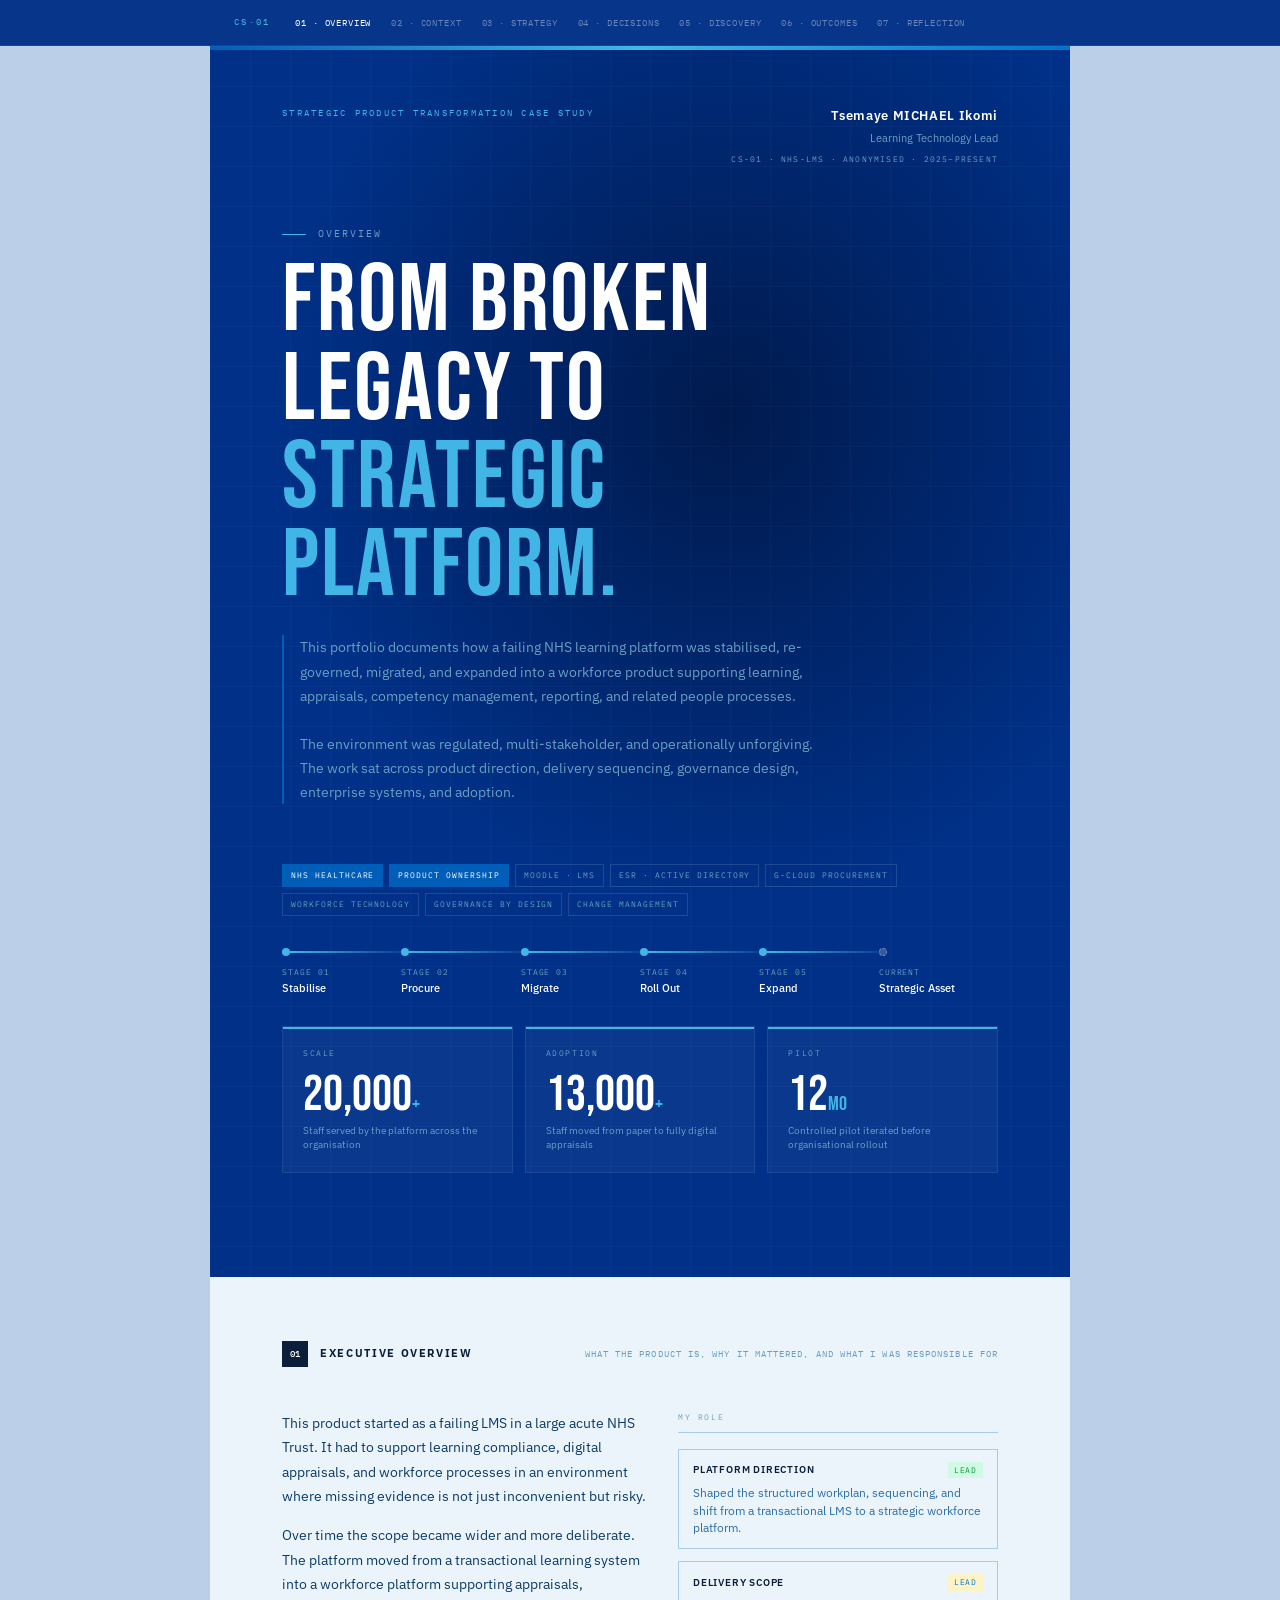
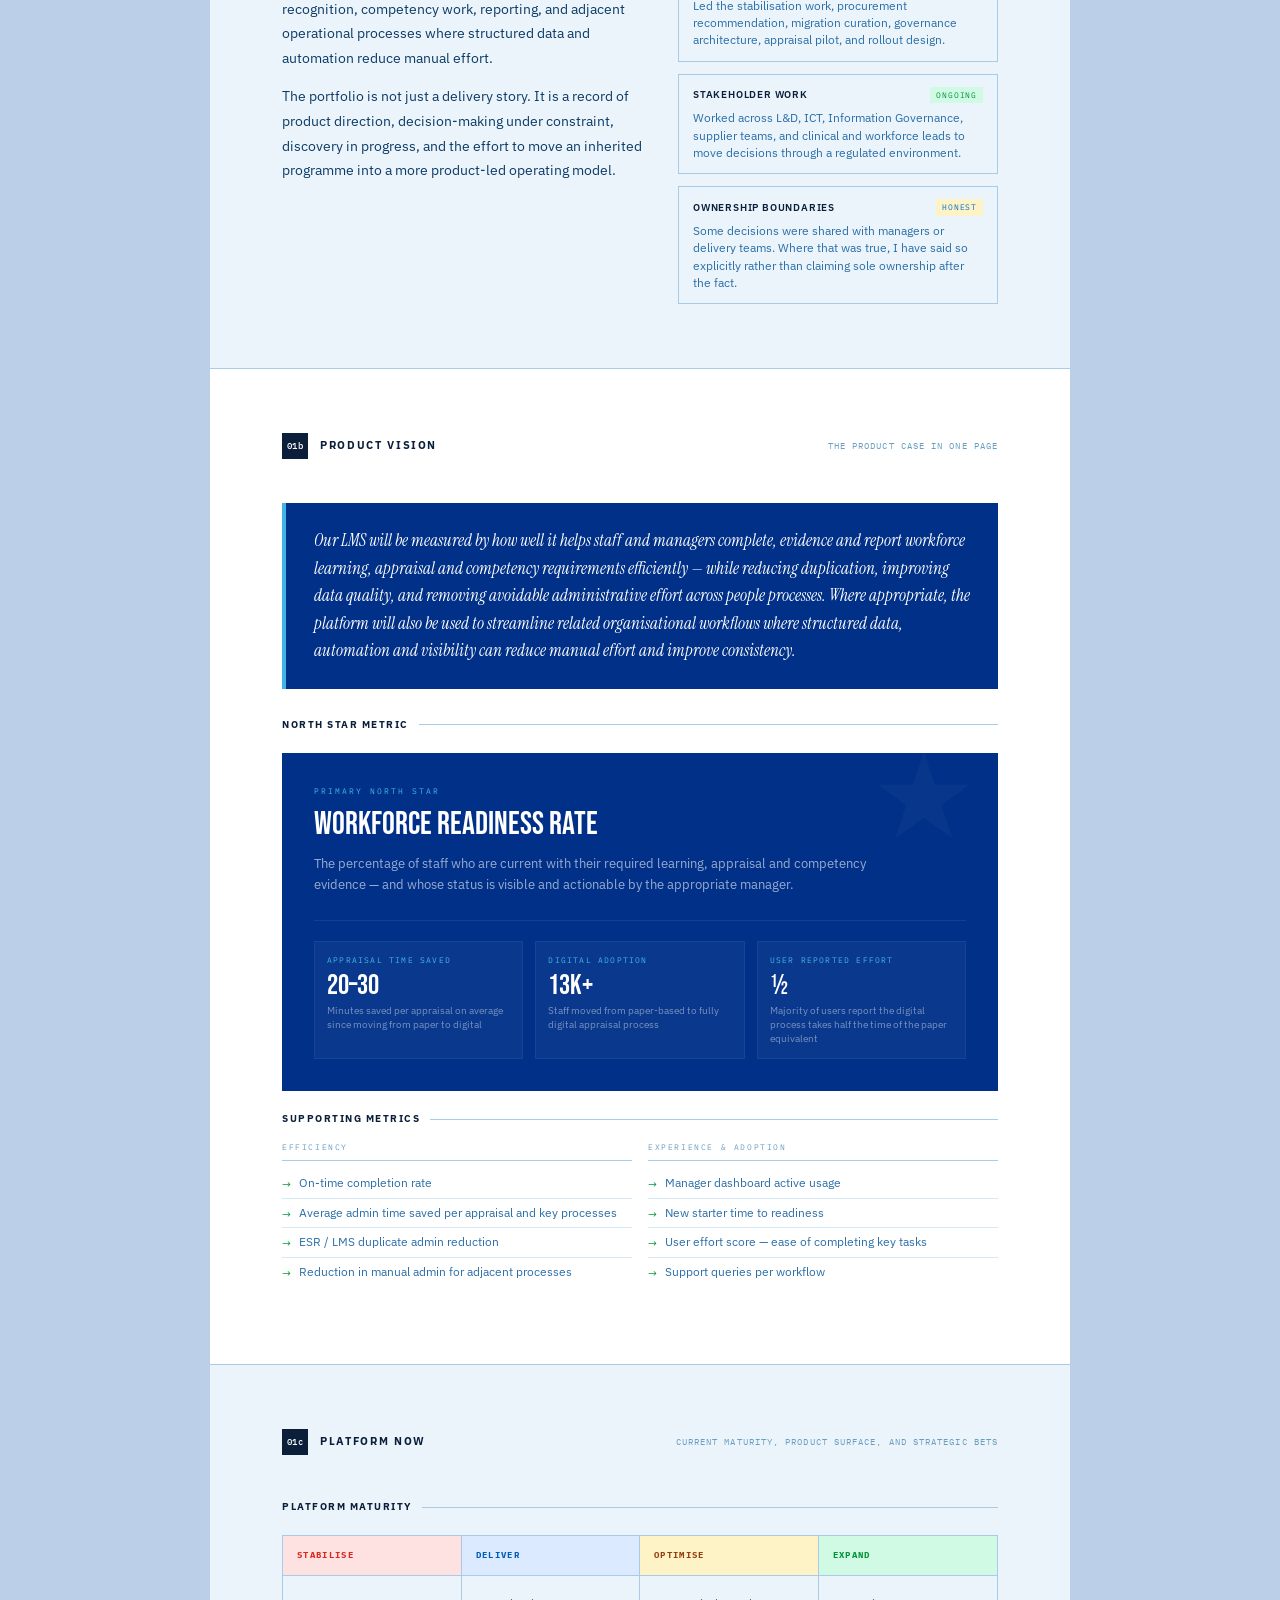
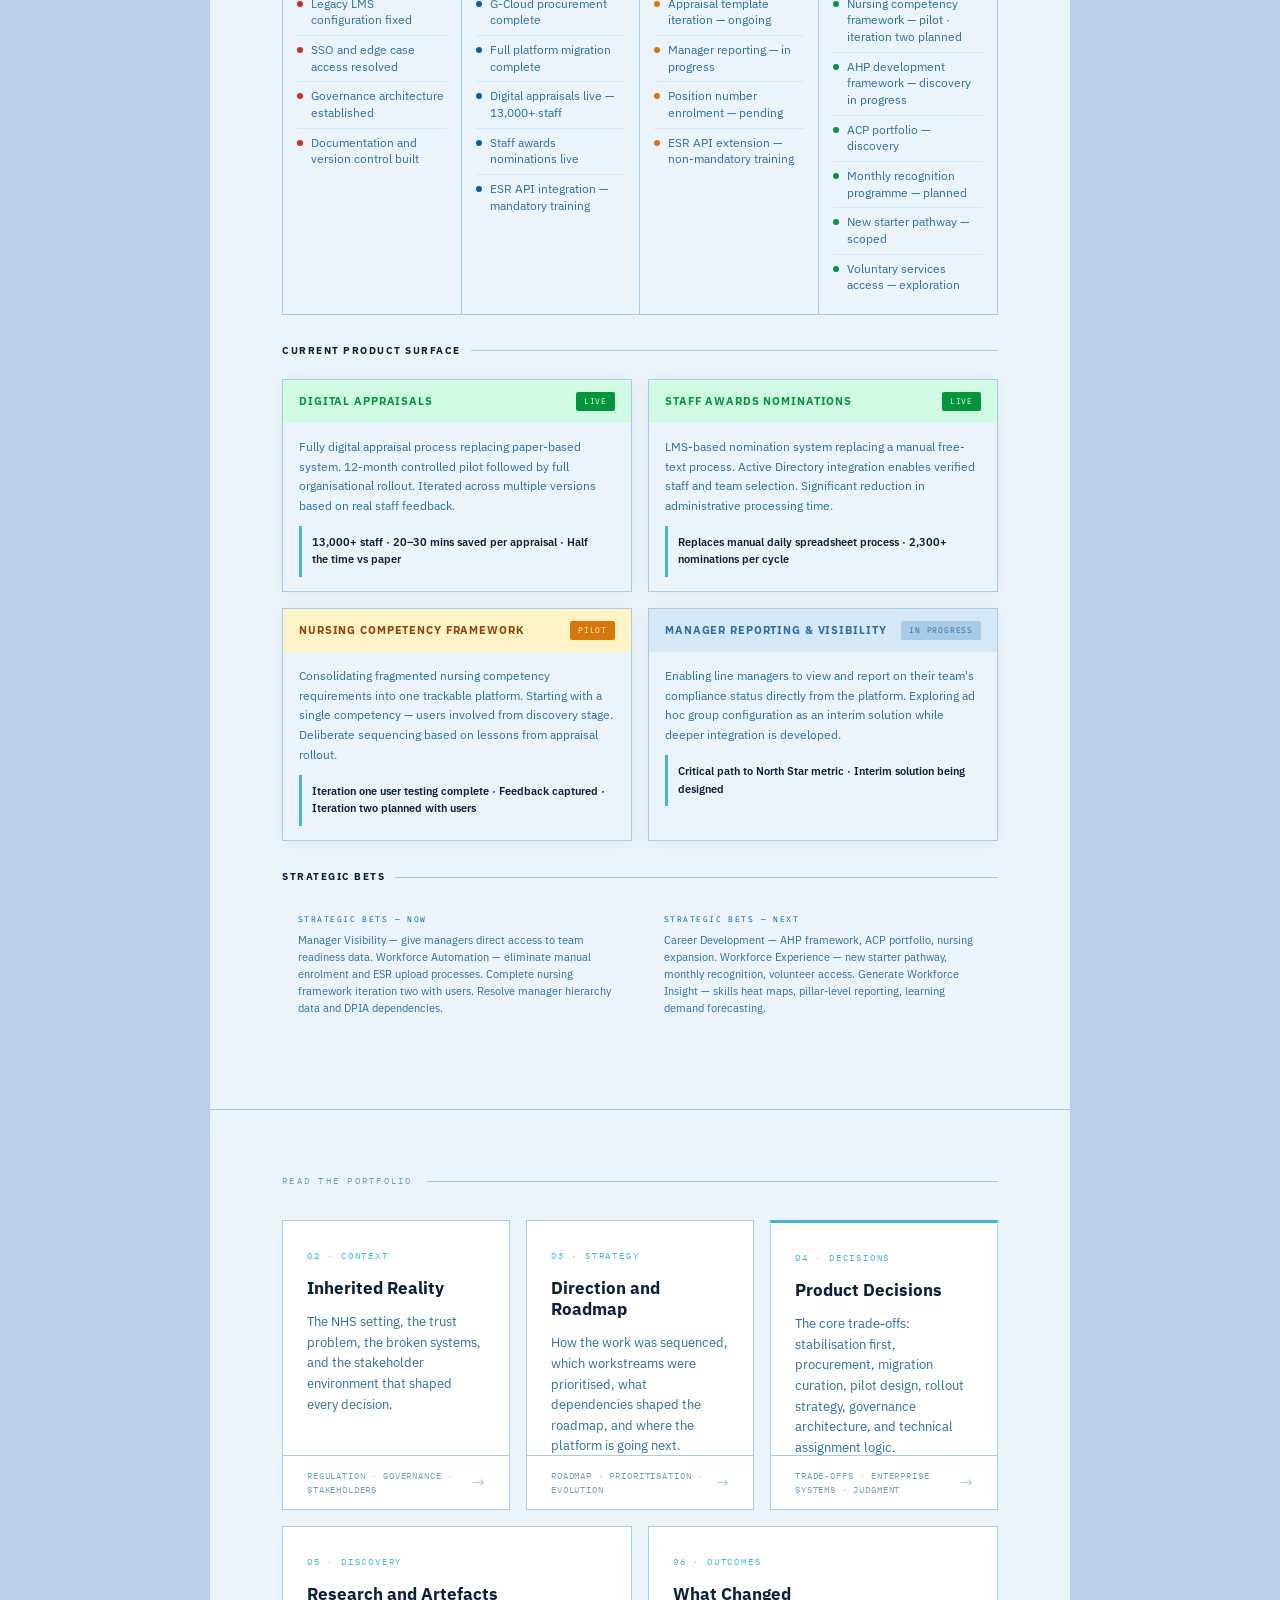
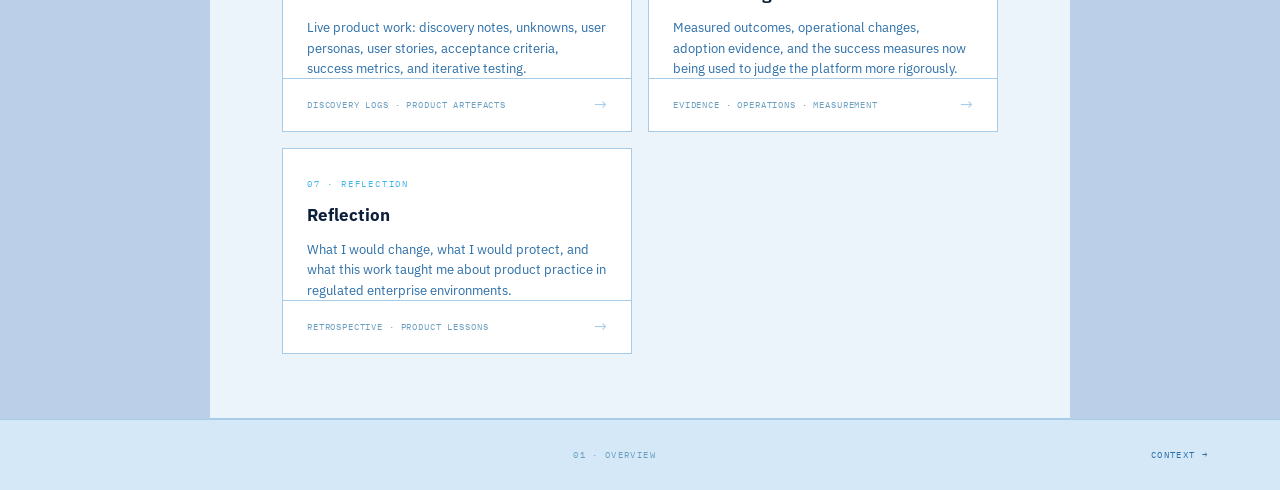
<file: index.html>
<!DOCTYPE html>
<html lang="en">
<head>
<meta charset="UTF-8">
<meta name="viewport" content="width=device-width, initial-scale=1.0">
<title>Overview — CS·01</title>
<link href="https://fonts.googleapis.com/css2?family=Bebas+Neue&family=Instrument+Serif:ital@0;1&family=IBM+Plex+Sans:wght@300;400;500;600;700&family=IBM+Plex+Mono:wght@400;500&display=swap" rel="stylesheet">
<link rel="stylesheet" href="style.css">
</head>
<body>

<nav class="top-nav" aria-label="Document navigation">
  <div class="top-nav-inner">
    <a href="index.html" class="top-nav-brand">CS·01</a>
    <div class="top-nav-links">
      <a href="index.html">01 · Overview</a>
      <a href="context.html">02 · Context</a>
      <a href="strategy.html">03 · Strategy</a>
      <a href="decisions.html">04 · Decisions</a>
      <a href="discovery.html">05 · Discovery</a>
      <a href="outcomes.html">06 · Outcomes</a>
      <a href="reflection.html">07 · Reflection</a>
    </div>
  </div>
</nav>

<div class="reading-progress" aria-hidden="true">
  <div class="reading-progress-fill"></div>
</div>

<div class="document">

<div class="cover">
  <div class="cover-accent-bar"></div>
  <div class="cover-grid-lines"></div>
  <div class="cover-inner">

    <div class="cover-top-row">
      <div class="cover-eyebrow">Strategic Product Transformation Case Study</div>
      <div class="cover-top-right">
        <div class="cover-name">Tsemaye MICHAEL Ikomi</div>
        <div class="cover-role">Learning Technology Lead</div>
        <div class="cover-ref">CS-01 · NHS-LMS · ANONYMISED · 2025–PRESENT</div>
      </div>
    </div>

    <div class="cover-title-block">
      <div class="cover-pre-title">Overview</div>
      <div class="cover-h1">
        From Broken<br>Legacy to
        <span class="accent-word">Strategic<br>Platform.</span>
      </div>
      <div class="cover-descriptor">
        This portfolio documents how a failing NHS learning platform was stabilised, re-governed, migrated, and expanded into a workforce product supporting learning, appraisals, competency management, reporting, and related people processes.

        <br><br>

        The environment was regulated, multi-stakeholder, and operationally unforgiving. The work sat across product direction, delivery sequencing, governance design, enterprise systems, and adoption.
      </div>
    </div>

    <div class="cover-tags">
      <span class="ctag ctag-filled">NHS Healthcare</span>
      <span class="ctag ctag-filled">Product Ownership</span>
      <span class="ctag">Moodle · LMS</span>
      <span class="ctag">ESR · Active Directory</span>
      <span class="ctag">G-Cloud Procurement</span>
      <span class="ctag">Workforce Technology</span>
      <span class="ctag">Governance by Design</span>
      <span class="ctag">Change Management</span>
    </div>

    <div class="timeline-strip" style="margin: 32px 0 28px;">
      <div class="timeline-item">
        <div class="timeline-dot"></div>
        <div class="timeline-line"></div>
        <div class="timeline-label">Stage 01</div>
        <div class="timeline-value">Stabilise</div>
      </div>
      <div class="timeline-item">
        <div class="timeline-dot"></div>
        <div class="timeline-line"></div>
        <div class="timeline-label">Stage 02</div>
        <div class="timeline-value">Procure</div>
      </div>
      <div class="timeline-item">
        <div class="timeline-dot"></div>
        <div class="timeline-line"></div>
        <div class="timeline-label">Stage 03</div>
        <div class="timeline-value">Migrate</div>
      </div>
      <div class="timeline-item">
        <div class="timeline-dot"></div>
        <div class="timeline-line"></div>
        <div class="timeline-label">Stage 04</div>
        <div class="timeline-value">Roll Out</div>
      </div>
      <div class="timeline-item">
        <div class="timeline-dot"></div>
        <div class="timeline-line"></div>
        <div class="timeline-label">Stage 05</div>
        <div class="timeline-value">Expand</div>
      </div>
      <div class="timeline-item">
        <div class="timeline-dot" style="background: rgba(255,255,255,0.2); border: 1px dashed rgba(255,255,255,0.3);"></div>
        <div class="timeline-label">Current</div>
        <div class="timeline-value">Strategic Asset</div>
      </div>
    </div>

    <div class="metrics-row">
      <div class="metric-card">
        <div class="metric-card-label">Scale</div>
        <div class="metric-card-number">20,000<span class="unit">+</span></div>
        <div class="metric-card-desc">Staff served by the platform across the organisation</div>
      </div>
      <div class="metric-card">
        <div class="metric-card-label">Adoption</div>
        <div class="metric-card-number">13,000<span class="unit">+</span></div>
        <div class="metric-card-desc">Staff moved from paper to fully digital appraisals</div>
      </div>
      <div class="metric-card">
        <div class="metric-card-label">Pilot</div>
        <div class="metric-card-number">12<span class="unit">mo</span></div>
        <div class="metric-card-desc">Controlled pilot iterated before organisational rollout</div>
      </div>
    </div>

  </div>
</div>

<div class="section section-alt" id="executive-overview">
  <div class="section-label">
    <div class="section-num">01</div>
    <div class="section-title-text">Executive Overview</div>
    <div class="section-subtitle-text">What the product is, why it mattered, and what I was responsible for</div>
  </div>

  <div class="context-layout">
    <div class="context-narrative">
      <p>This product started as a failing LMS in a large acute NHS Trust. It had to support learning compliance, digital appraisals, and workforce processes in an environment where missing evidence is not just inconvenient but risky.</p>
      <p>Over time the scope became wider and more deliberate. The platform moved from a transactional learning system into a workforce platform supporting appraisals, recognition, competency work, reporting, and adjacent operational processes where structured data and automation reduce manual effort.</p>
      <p>The portfolio is not just a delivery story. It is a record of product direction, decision-making under constraint, discovery in progress, and the effort to move an inherited programme into a more product-led operating model.</p>
    </div>

    <div class="system-snapshot">
      <div class="snapshot-title">My Role</div>

      <div class="risk-card">
        <div class="risk-card-header">
          <div class="risk-card-title">Platform Direction</div>
          <div class="risk-badge risk-low">Lead</div>
        </div>
        <div class="risk-desc">Shaped the structured workplan, sequencing, and shift from a transactional LMS to a strategic workforce platform.</div>
      </div>

      <div class="risk-card">
        <div class="risk-card-header">
          <div class="risk-card-title">Delivery Scope</div>
          <div class="risk-badge risk-med">Lead</div>
        </div>
        <div class="risk-desc">Led the stabilisation work, procurement recommendation, migration curation, governance architecture, appraisal pilot, and rollout design.</div>
      </div>

      <div class="risk-card">
        <div class="risk-card-header">
          <div class="risk-card-title">Stakeholder Work</div>
          <div class="risk-badge risk-low">Ongoing</div>
        </div>
        <div class="risk-desc">Worked across L&amp;D, ICT, Information Governance, supplier teams, and clinical and workforce leads to move decisions through a regulated environment.</div>
      </div>

      <div class="risk-card">
        <div class="risk-card-header">
          <div class="risk-card-title">Ownership Boundaries</div>
          <div class="risk-badge risk-med">Honest</div>
        </div>
        <div class="risk-desc">Some decisions were shared with managers or delivery teams. Where that was true, I have said so explicitly rather than claiming sole ownership after the fact.</div>
      </div>
    </div>
  </div>
</div>

<div class="section" id="product-vision">
  <div class="section-label">
    <div class="section-num">01b</div>
    <div class="section-title-text">Product Vision</div>
    <div class="section-subtitle-text">The product case in one page</div>
  </div>

  <div class="pull-quote">
    <div class="pull-quote-text">Our LMS will be measured by how well it helps staff and managers complete, evidence and report workforce learning, appraisal and competency requirements efficiently — while reducing duplication, improving data quality, and removing avoidable administrative effort across people processes. Where appropriate, the platform will also be used to streamline related organisational workflows where structured data, automation and visibility can reduce manual effort and improve consistency.</div>
  </div>

  <div class="sub-title" style="margin-top: 28px;">North Star Metric</div>
  <div class="north-star-block">
    <div class="north-star-label">Primary North Star</div>
    <div class="north-star-metric">Workforce Readiness Rate</div>
    <div class="north-star-desc">The percentage of staff who are current with their required learning, appraisal and competency evidence — and whose status is visible and actionable by the appropriate manager.</div>

    <div class="north-star-metrics">
      <div class="ns-metric">
        <div class="ns-metric-label">Appraisal Time Saved</div>
        <div class="ns-metric-value">20–30</div>
        <div class="ns-metric-desc">Minutes saved per appraisal on average since moving from paper to digital</div>
      </div>
      <div class="ns-metric">
        <div class="ns-metric-label">Digital Adoption</div>
        <div class="ns-metric-value">13K+</div>
        <div class="ns-metric-desc">Staff moved from paper-based to fully digital appraisal process</div>
      </div>
      <div class="ns-metric">
        <div class="ns-metric-label">User Reported Effort</div>
        <div class="ns-metric-value">½</div>
        <div class="ns-metric-desc">Majority of users report the digital process takes half the time of the paper equivalent</div>
      </div>
    </div>
  </div>

  <div class="sub-title">Supporting Metrics</div>
  <div class="two-col">
    <div>
      <div class="artefact-section-title">Efficiency</div>
      <div class="ac-item"><span class="ac-check">→</span>On-time completion rate</div>
      <div class="ac-item"><span class="ac-check">→</span>Average admin time saved per appraisal and key processes</div>
      <div class="ac-item"><span class="ac-check">→</span>ESR / LMS duplicate admin reduction</div>
      <div class="ac-item"><span class="ac-check">→</span>Reduction in manual admin for adjacent processes</div>
    </div>
    <div>
      <div class="artefact-section-title">Experience &amp; Adoption</div>
      <div class="ac-item"><span class="ac-check">→</span>Manager dashboard active usage</div>
      <div class="ac-item"><span class="ac-check">→</span>New starter time to readiness</div>
      <div class="ac-item"><span class="ac-check">→</span>User effort score — ease of completing key tasks</div>
      <div class="ac-item"><span class="ac-check">→</span>Support queries per workflow</div>
    </div>
  </div>
</div>

<div class="section section-alt" id="platform-now">
  <div class="section-label">
    <div class="section-num">01c</div>
    <div class="section-title-text">Platform Now</div>
    <div class="section-subtitle-text">Current maturity, product surface, and strategic bets</div>
  </div>

  <div class="sub-title">Platform Maturity</div>
  <div class="maturity-grid">
    <div class="maturity-col maturity-stabilise">
      <div class="maturity-header">Stabilise</div>
      <div class="maturity-body">
        <div class="maturity-item"><div class="maturity-dot"></div>Legacy LMS configuration fixed</div>
        <div class="maturity-item"><div class="maturity-dot"></div>SSO and edge case access resolved</div>
        <div class="maturity-item"><div class="maturity-dot"></div>Governance architecture established</div>
        <div class="maturity-item"><div class="maturity-dot"></div>Documentation and version control built</div>
      </div>
    </div>
    <div class="maturity-col maturity-deliver">
      <div class="maturity-header">Deliver</div>
      <div class="maturity-body">
        <div class="maturity-item"><div class="maturity-dot"></div>G-Cloud procurement complete</div>
        <div class="maturity-item"><div class="maturity-dot"></div>Full platform migration complete</div>
        <div class="maturity-item"><div class="maturity-dot"></div>Digital appraisals live — 13,000+ staff</div>
        <div class="maturity-item"><div class="maturity-dot"></div>Staff awards nominations live</div>
        <div class="maturity-item"><div class="maturity-dot"></div>ESR API integration — mandatory training</div>
      </div>
    </div>
    <div class="maturity-col maturity-optimise">
      <div class="maturity-header">Optimise</div>
      <div class="maturity-body">
        <div class="maturity-item"><div class="maturity-dot"></div>Appraisal template iteration — ongoing</div>
        <div class="maturity-item"><div class="maturity-dot"></div>Manager reporting — in progress</div>
        <div class="maturity-item"><div class="maturity-dot"></div>Position number enrolment — pending</div>
        <div class="maturity-item"><div class="maturity-dot"></div>ESR API extension — non-mandatory training</div>
      </div>
    </div>
    <div class="maturity-col maturity-expand">
      <div class="maturity-header">Expand</div>
      <div class="maturity-body">
        <div class="maturity-item"><div class="maturity-dot"></div>Nursing competency framework — pilot · iteration two planned</div>
        <div class="maturity-item"><div class="maturity-dot"></div>AHP development framework — discovery in progress</div>
        <div class="maturity-item"><div class="maturity-dot"></div>ACP portfolio — discovery</div>
        <div class="maturity-item"><div class="maturity-dot"></div>Monthly recognition programme — planned</div>
        <div class="maturity-item"><div class="maturity-dot"></div>New starter pathway — scoped</div>
        <div class="maturity-item"><div class="maturity-dot"></div>Voluntary services access — exploration</div>
      </div>
    </div>
  </div>

  <div class="sub-title" style="margin-top: 28px;">Current Product Surface</div>
  <div class="workstream-grid">
    <div class="workstream-card ws-live">
      <div class="workstream-header">
        <div class="workstream-title">Digital Appraisals</div>
        <div class="workstream-badge">Live</div>
      </div>
      <div class="workstream-body">
        <div class="workstream-desc">Fully digital appraisal process replacing paper-based system. 12-month controlled pilot followed by full organisational rollout. Iterated across multiple versions based on real staff feedback.</div>
        <div class="workstream-impact">13,000+ staff · 20–30 mins saved per appraisal · Half the time vs paper</div>
      </div>
    </div>

    <div class="workstream-card ws-live">
      <div class="workstream-header">
        <div class="workstream-title">Staff Awards Nominations</div>
        <div class="workstream-badge">Live</div>
      </div>
      <div class="workstream-body">
        <div class="workstream-desc">LMS-based nomination system replacing a manual free-text process. Active Directory integration enables verified staff and team selection. Significant reduction in administrative processing time.</div>
        <div class="workstream-impact">Replaces manual daily spreadsheet process · 2,300+ nominations per cycle</div>
      </div>
    </div>

    <div class="workstream-card ws-pilot">
      <div class="workstream-header">
        <div class="workstream-title">Nursing Competency Framework</div>
        <div class="workstream-badge">Pilot</div>
      </div>
      <div class="workstream-body">
        <div class="workstream-desc">Consolidating fragmented nursing competency requirements into one trackable platform. Starting with a single competency — users involved from discovery stage. Deliberate sequencing based on lessons from appraisal rollout.</div>
        <div class="workstream-impact">Iteration one user testing complete · Feedback captured · Iteration two planned with users</div>
      </div>
    </div>

    <div class="workstream-card ws-pending">
      <div class="workstream-header">
        <div class="workstream-title">Manager Reporting &amp; Visibility</div>
        <div class="workstream-badge">In Progress</div>
      </div>
      <div class="workstream-body">
        <div class="workstream-desc">Enabling line managers to view and report on their team's compliance status directly from the platform. Exploring ad hoc group configuration as an interim solution while deeper integration is developed.</div>
        <div class="workstream-impact">Critical path to North Star metric · Interim solution being designed</div>
      </div>
    </div>
  </div>

  <div class="sub-title" style="margin-top: 28px;">Strategic Bets</div>
  <div class="two-col">
    <div class="col-block">
      <div class="col-block-title">Strategic Bets — Now</div>
      <p>Manager Visibility — give managers direct access to team readiness data. Workforce Automation — eliminate manual enrolment and ESR upload processes. Complete nursing framework iteration two with users. Resolve manager hierarchy data and DPIA dependencies.</p>
    </div>
    <div class="col-block">
      <div class="col-block-title">Strategic Bets — Next</div>
      <p>Career Development — AHP framework, ACP portfolio, nursing expansion. Workforce Experience — new starter pathway, monthly recognition, volunteer access. Generate Workforce Insight — skills heat maps, pillar-level reporting, learning demand forecasting.</p>
    </div>
  </div>
</div>

<div class="landing-nav-section">
  <div class="landing-nav-eyebrow">Read the portfolio</div>

  <div class="landing-cards-grid">
    <a href="context.html" class="landing-card">
      <div class="lcard-num">02 · Context</div>
      <div class="lcard-title">Inherited Reality</div>
      <div class="lcard-desc">The NHS setting, the trust problem, the broken systems, and the stakeholder environment that shaped every decision.</div>
      <div class="lcard-footer">
        <div class="lcard-stat">Regulation · Governance · Stakeholders</div>
        <div class="lcard-arrow">→</div>
      </div>
    </a>

    <a href="strategy.html" class="landing-card">
      <div class="lcard-num">03 · Strategy</div>
      <div class="lcard-title">Direction and Roadmap</div>
      <div class="lcard-desc">How the work was sequenced, which workstreams were prioritised, what dependencies shaped the roadmap, and where the platform is going next.</div>
      <div class="lcard-footer">
        <div class="lcard-stat">Roadmap · Prioritisation · Evolution</div>
        <div class="lcard-arrow">→</div>
      </div>
    </a>

    <a href="decisions.html" class="landing-card" style="border-top: 3px solid var(--accent);">
      <div class="lcard-num">04 · Decisions</div>
      <div class="lcard-title">Product Decisions</div>
      <div class="lcard-desc">The core trade-offs: stabilisation first, procurement, migration curation, pilot design, rollout strategy, governance architecture, and technical assignment logic.</div>
      <div class="lcard-footer">
        <div class="lcard-stat">Trade-offs · Enterprise systems · Judgment</div>
        <div class="lcard-arrow">→</div>
      </div>
    </a>

    <a href="discovery.html" class="landing-card">
      <div class="lcard-num">05 · Discovery</div>
      <div class="lcard-title">Research and Artefacts</div>
      <div class="lcard-desc">Live product work: discovery notes, unknowns, user personas, user stories, acceptance criteria, success metrics, and iterative testing.</div>
      <div class="lcard-footer">
        <div class="lcard-stat">Discovery logs · Product artefacts</div>
        <div class="lcard-arrow">→</div>
      </div>
    </a>

    <a href="outcomes.html" class="landing-card">
      <div class="lcard-num">06 · Outcomes</div>
      <div class="lcard-title">What Changed</div>
      <div class="lcard-desc">Measured outcomes, operational changes, adoption evidence, and the success measures now being used to judge the platform more rigorously.</div>
      <div class="lcard-footer">
        <div class="lcard-stat">Evidence · Operations · Measurement</div>
        <div class="lcard-arrow">→</div>
      </div>
    </a>

    <a href="reflection.html" class="landing-card">
      <div class="lcard-num">07 · Reflection</div>
      <div class="lcard-title">Reflection</div>
      <div class="lcard-desc">What I would change, what I would protect, and what this work taught me about product practice in regulated enterprise environments.</div>
      <div class="lcard-footer">
        <div class="lcard-stat">Retrospective · Product lessons</div>
        <div class="lcard-arrow">→</div>
      </div>
    </a>
  </div>
</div>

</div>

<nav class="page-nav" aria-label="Page navigation">
  <span class="page-nav-link" aria-hidden="true"> </span>
  <span class="page-nav-title">01 · Overview</span>
  <a href="context.html" class="page-nav-link">Context →</a>
</nav>

<script src="script.js"></script>
</body>
</html>
</file>
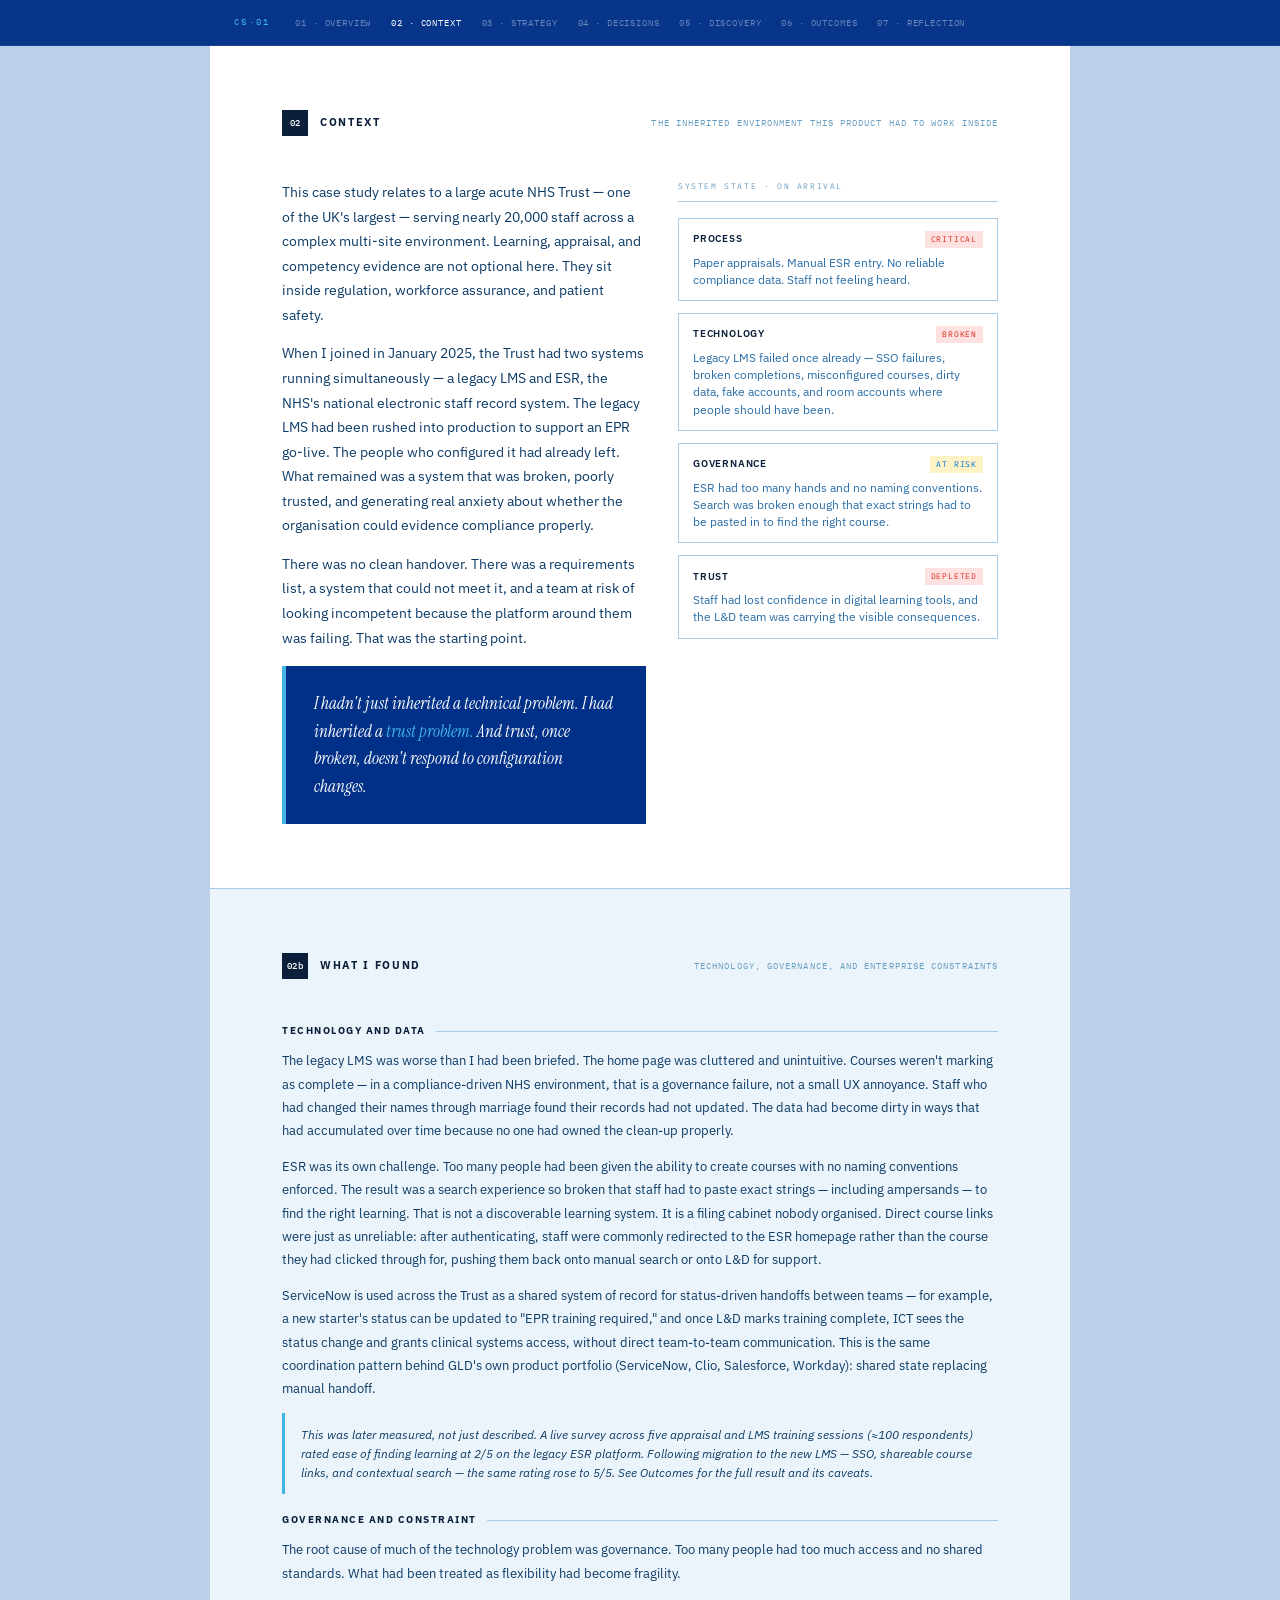
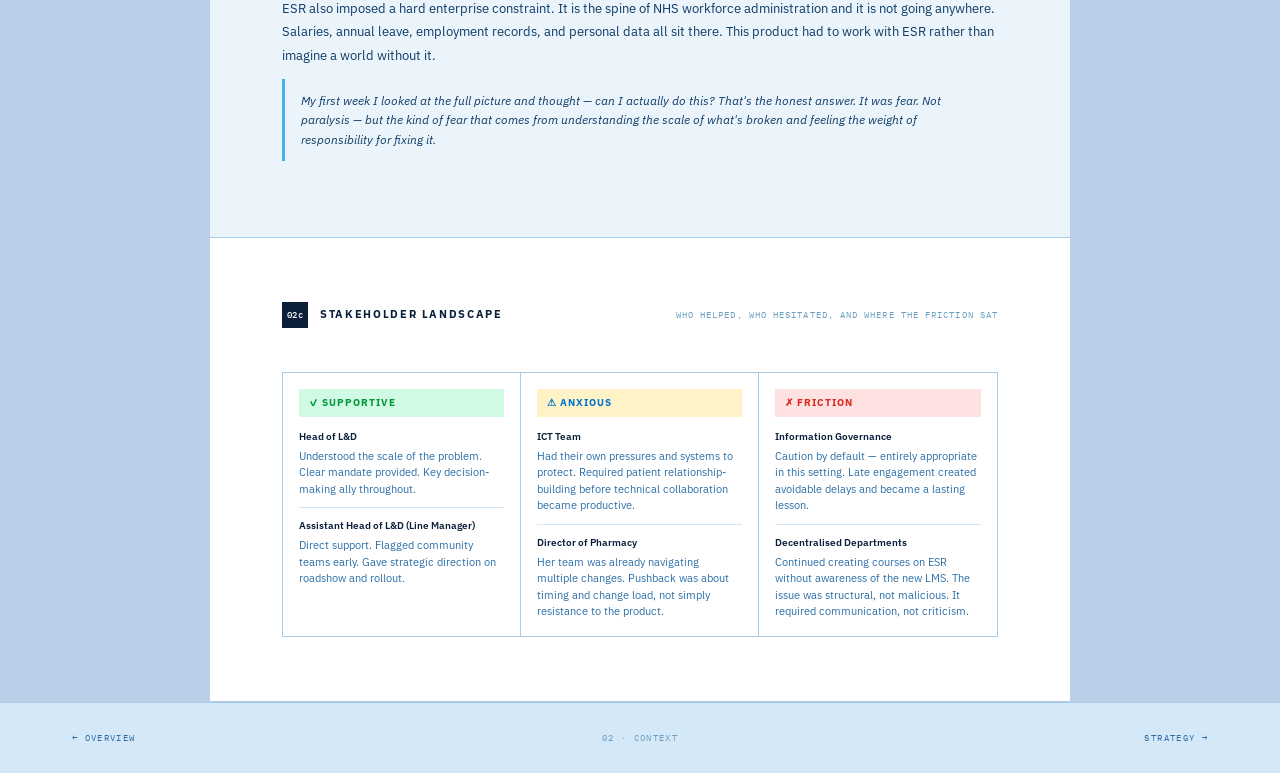
<file: context.html>
<!DOCTYPE html>
<html lang="en">
<head>
<meta charset="UTF-8">
<meta name="viewport" content="width=device-width, initial-scale=1.0">
<title>Context — CS·01</title>
<link href="https://fonts.googleapis.com/css2?family=Bebas+Neue&family=Instrument+Serif:ital@0;1&family=IBM+Plex+Sans:wght@300;400;500;600;700&family=IBM+Plex+Mono:wght@400;500&display=swap" rel="stylesheet">
<link rel="stylesheet" href="style.css">
</head>
<body>

<nav class="top-nav" aria-label="Document navigation">
  <div class="top-nav-inner">
    <a href="index.html" class="top-nav-brand">CS·01</a>
    <div class="top-nav-links">
      <a href="index.html">01 · Overview</a>
      <a href="context.html">02 · Context</a>
      <a href="strategy.html">03 · Strategy</a>
      <a href="decisions.html">04 · Decisions</a>
      <a href="discovery.html">05 · Discovery</a>
      <a href="outcomes.html">06 · Outcomes</a>
      <a href="reflection.html">07 · Reflection</a>
    </div>
  </div>
</nav>

<div class="reading-progress" aria-hidden="true">
  <div class="reading-progress-fill"></div>
</div>

<div class="document">

<div class="section" id="context">
  <div class="section-label">
    <div class="section-num">02</div>
    <div class="section-title-text">Context</div>
    <div class="section-subtitle-text">The inherited environment this product had to work inside</div>
  </div>

  <div class="context-layout">
    <div class="context-narrative">
      <p>This case study relates to a large acute NHS Trust — one of the UK's largest — serving nearly 20,000 staff across a complex multi-site environment. Learning, appraisal, and competency evidence are not optional here. They sit inside regulation, workforce assurance, and patient safety.</p>
      <p>When I joined in January 2025, the Trust had two systems running simultaneously — a legacy LMS and ESR, the NHS's national electronic staff record system. The legacy LMS had been rushed into production to support an EPR go-live. The people who configured it had already left. What remained was a system that was broken, poorly trusted, and generating real anxiety about whether the organisation could evidence compliance properly.</p>
      <p>There was no clean handover. There was a requirements list, a system that could not meet it, and a team at risk of looking incompetent because the platform around them was failing. That was the starting point.</p>
      <div class="pull-quote" style="margin-top: 16px;">
        <div class="pull-quote-text">I hadn't just inherited a technical problem. I had inherited a <span class="hl">trust problem.</span> And trust, once broken, doesn't respond to configuration changes.</div>
      </div>
    </div>

    <div class="system-snapshot">
      <div class="snapshot-title">System State · On Arrival</div>

      <div class="risk-card">
        <div class="risk-card-header">
          <div class="risk-card-title">Process</div>
          <div class="risk-badge risk-high">Critical</div>
        </div>
        <div class="risk-desc">Paper appraisals. Manual ESR entry. No reliable compliance data. Staff not feeling heard.</div>
      </div>

      <div class="risk-card">
        <div class="risk-card-header">
          <div class="risk-card-title">Technology</div>
          <div class="risk-badge risk-high">Broken</div>
        </div>
        <div class="risk-desc">Legacy LMS failed once already — SSO failures, broken completions, misconfigured courses, dirty data, fake accounts, and room accounts where people should have been.</div>
      </div>

      <div class="risk-card">
        <div class="risk-card-header">
          <div class="risk-card-title">Governance</div>
          <div class="risk-badge risk-med">At Risk</div>
        </div>
        <div class="risk-desc">ESR had too many hands and no naming conventions. Search was broken enough that exact strings had to be pasted in to find the right course.</div>
      </div>

      <div class="risk-card">
        <div class="risk-card-header">
          <div class="risk-card-title">Trust</div>
          <div class="risk-badge risk-high">Depleted</div>
        </div>
        <div class="risk-desc">Staff had lost confidence in digital learning tools, and the L&amp;D team was carrying the visible consequences.</div>
      </div>
    </div>
  </div>
</div>

<div class="section section-alt" id="what-i-found">
  <div class="section-label">
    <div class="section-num">02b</div>
    <div class="section-title-text">What I Found</div>
    <div class="section-subtitle-text">Technology, governance, and enterprise constraints</div>
  </div>

  <div class="sub-title">Technology and Data</div>
  <p class="prose">The legacy LMS was worse than I had been briefed. The home page was cluttered and unintuitive. Courses weren't marking as complete — in a compliance-driven NHS environment, that is a governance failure, not a small UX annoyance. Staff who had changed their names through marriage found their records had not updated. The data had become dirty in ways that had accumulated over time because no one had owned the clean-up properly.</p>
  <p class="prose">ESR was its own challenge. Too many people had been given the ability to create courses with no naming conventions enforced. The result was a search experience so broken that staff had to paste exact strings — including ampersands — to find the right learning. That is not a discoverable learning system. It is a filing cabinet nobody organised. Direct course links were just as unreliable: after authenticating, staff were commonly redirected to the ESR homepage rather than the course they had clicked through for, pushing them back onto manual search or onto L&amp;D for support.</p>
  <p class="prose">ServiceNow is used across the Trust as a shared system of record for status-driven handoffs between teams — for example, a new starter's status can be updated to "EPR training required," and once L&amp;D marks training complete, ICT sees the status change and grants clinical systems access, without direct team-to-team communication. This is the same coordination pattern behind GLD's own product portfolio (ServiceNow, Clio, Salesforce, Workday): shared state replacing manual handoff.</p>
  <div class="callout">This was later measured, not just described. A live survey across five appraisal and LMS training sessions (≈100 respondents) rated ease of finding learning at 2/5 on the legacy ESR platform. Following migration to the new LMS — SSO, shareable course links, and contextual search — the same rating rose to 5/5. See Outcomes for the full result and its caveats.</div>

  <div class="sub-title">Governance and Constraint</div>
  <p class="prose">The root cause of much of the technology problem was governance. Too many people had too much access and no shared standards. What had been treated as flexibility had become fragility.</p>
  <p class="prose">ESR also imposed a hard enterprise constraint. It is the spine of NHS workforce administration and it is not going anywhere. Salaries, annual leave, employment records, and personal data all sit there. This product had to work with ESR rather than imagine a world without it.</p>

  <div class="callout">My first week I looked at the full picture and thought — can I actually do this? That's the honest answer. It was fear. Not paralysis — but the kind of fear that comes from understanding the scale of what's broken and feeling the weight of responsibility for fixing it.</div>
</div>

<div class="section" id="stakeholders">
  <div class="section-label">
    <div class="section-num">02c</div>
    <div class="section-title-text">Stakeholder Landscape</div>
    <div class="section-subtitle-text">Who helped, who hesitated, and where the friction sat</div>
  </div>

  <div class="stakeholder-matrix">
    <div class="sh-col sh-supportive">
      <div class="sh-header">✓ Supportive</div>
      <div class="sh-item">
        <div class="sh-role">Head of L&amp;D</div>
        <div class="sh-note">Understood the scale of the problem. Clear mandate provided. Key decision-making ally throughout.</div>
      </div>
      <div class="sh-item">
        <div class="sh-role">Assistant Head of L&amp;D (Line Manager)</div>
        <div class="sh-note">Direct support. Flagged community teams early. Gave strategic direction on roadshow and rollout.</div>
      </div>
    </div>
    <div class="sh-col sh-anxious">
      <div class="sh-header">⚠ Anxious</div>
      <div class="sh-item">
        <div class="sh-role">ICT Team</div>
        <div class="sh-note">Had their own pressures and systems to protect. Required patient relationship-building before technical collaboration became productive.</div>
      </div>
      <div class="sh-item">
        <div class="sh-role">Director of Pharmacy</div>
        <div class="sh-note">Her team was already navigating multiple changes. Pushback was about timing and change load, not simply resistance to the product.</div>
      </div>
    </div>
    <div class="sh-col sh-obstructive">
      <div class="sh-header">✗ Friction</div>
      <div class="sh-item">
        <div class="sh-role">Information Governance</div>
        <div class="sh-note">Caution by default — entirely appropriate in this setting. Late engagement created avoidable delays and became a lasting lesson.</div>
      </div>
      <div class="sh-item">
        <div class="sh-role">Decentralised Departments</div>
        <div class="sh-note">Continued creating courses on ESR without awareness of the new LMS. The issue was structural, not malicious. It required communication, not criticism.</div>
      </div>
    </div>
  </div>
</div>

</div>

<nav class="page-nav" aria-label="Page navigation">
  <a href="index.html" class="page-nav-link">← Overview</a>
  <span class="page-nav-title">02 · Context</span>
  <a href="strategy.html" class="page-nav-link">Strategy →</a>
</nav>

<script src="script.js"></script>
</body>
</html>
</file>
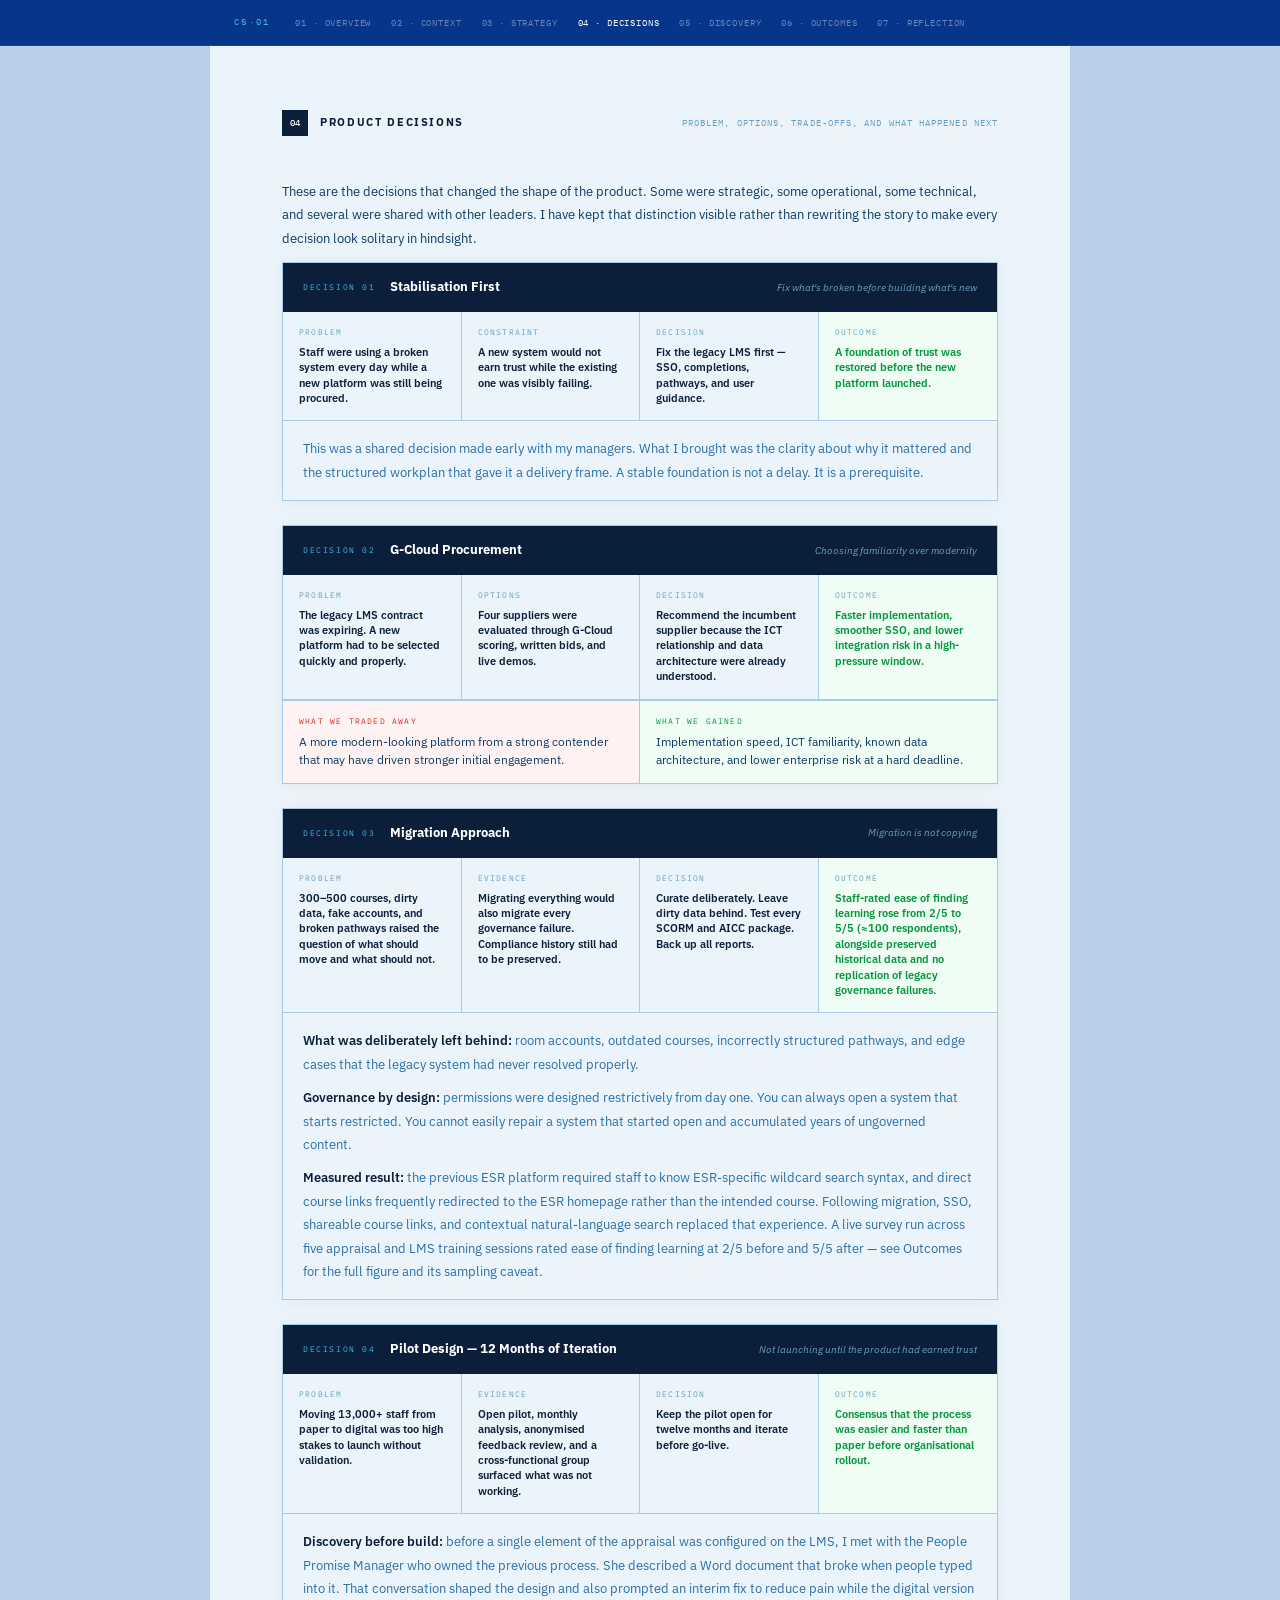
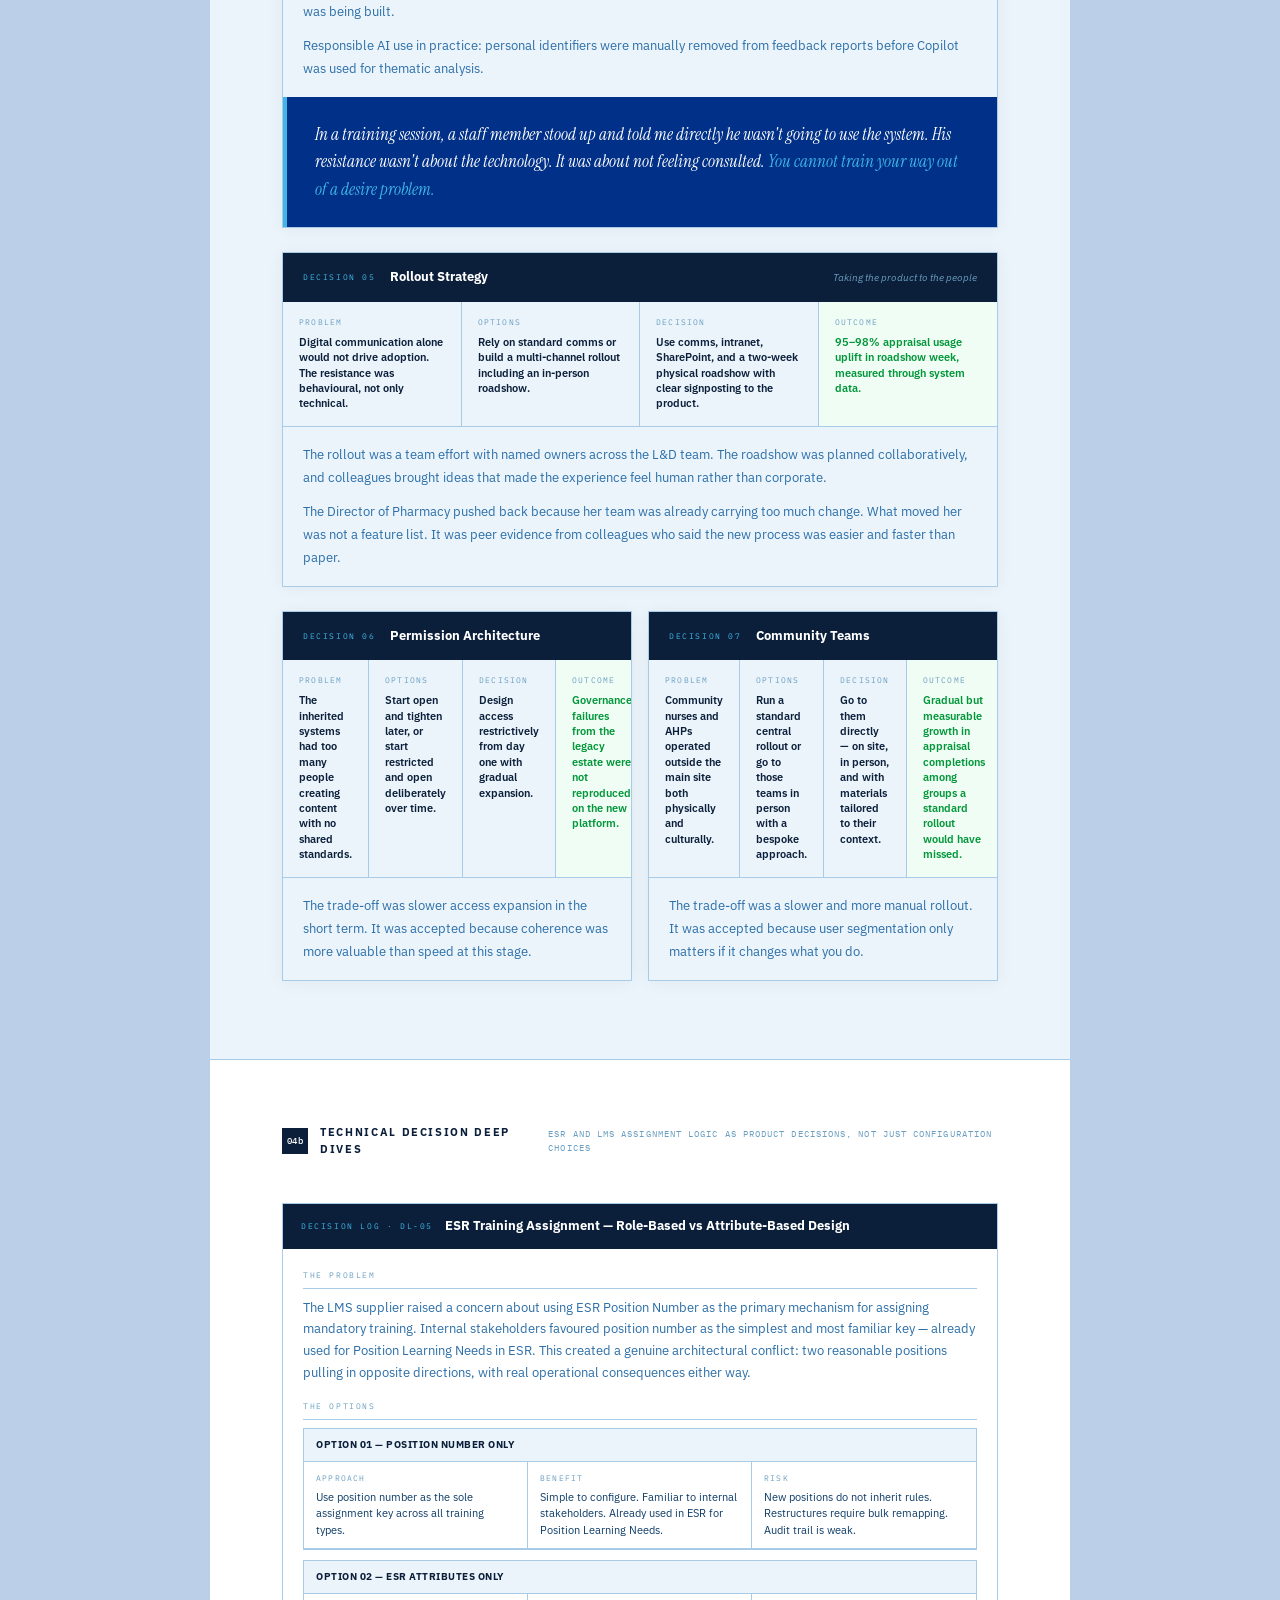
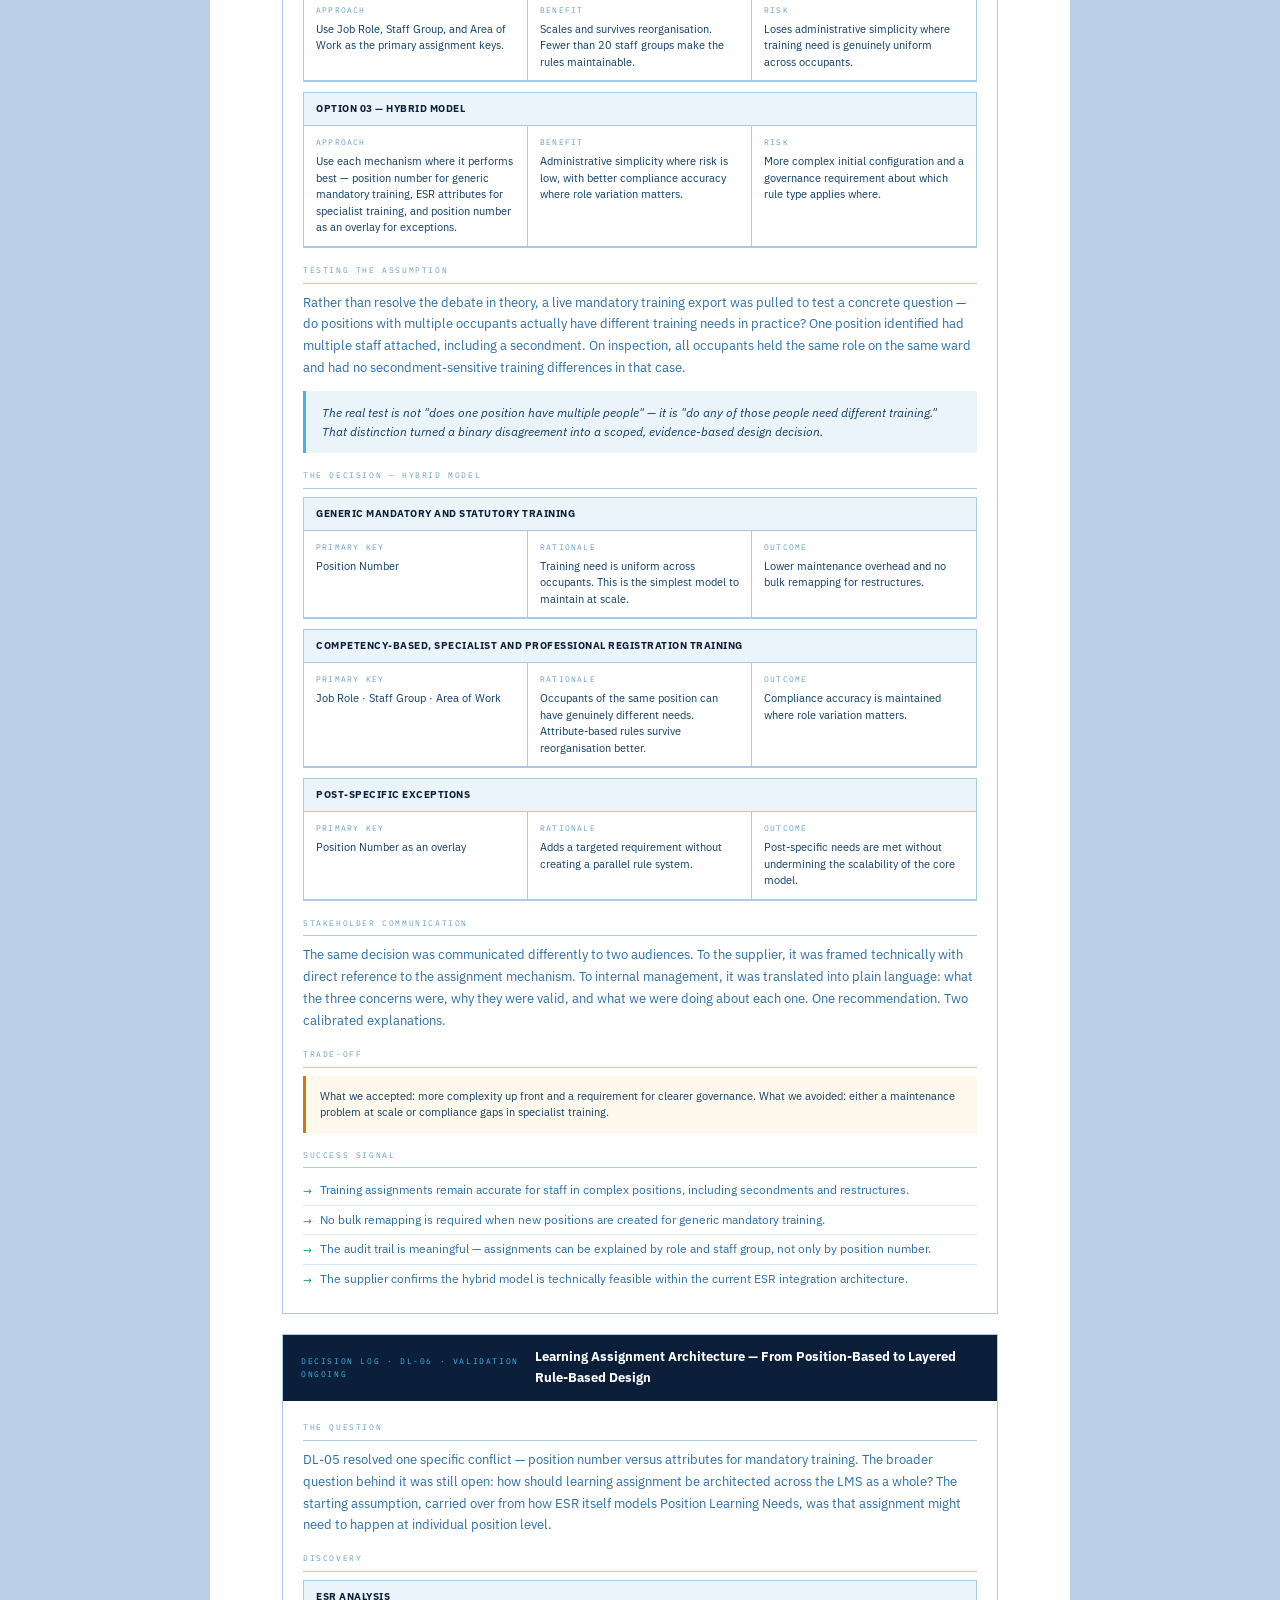
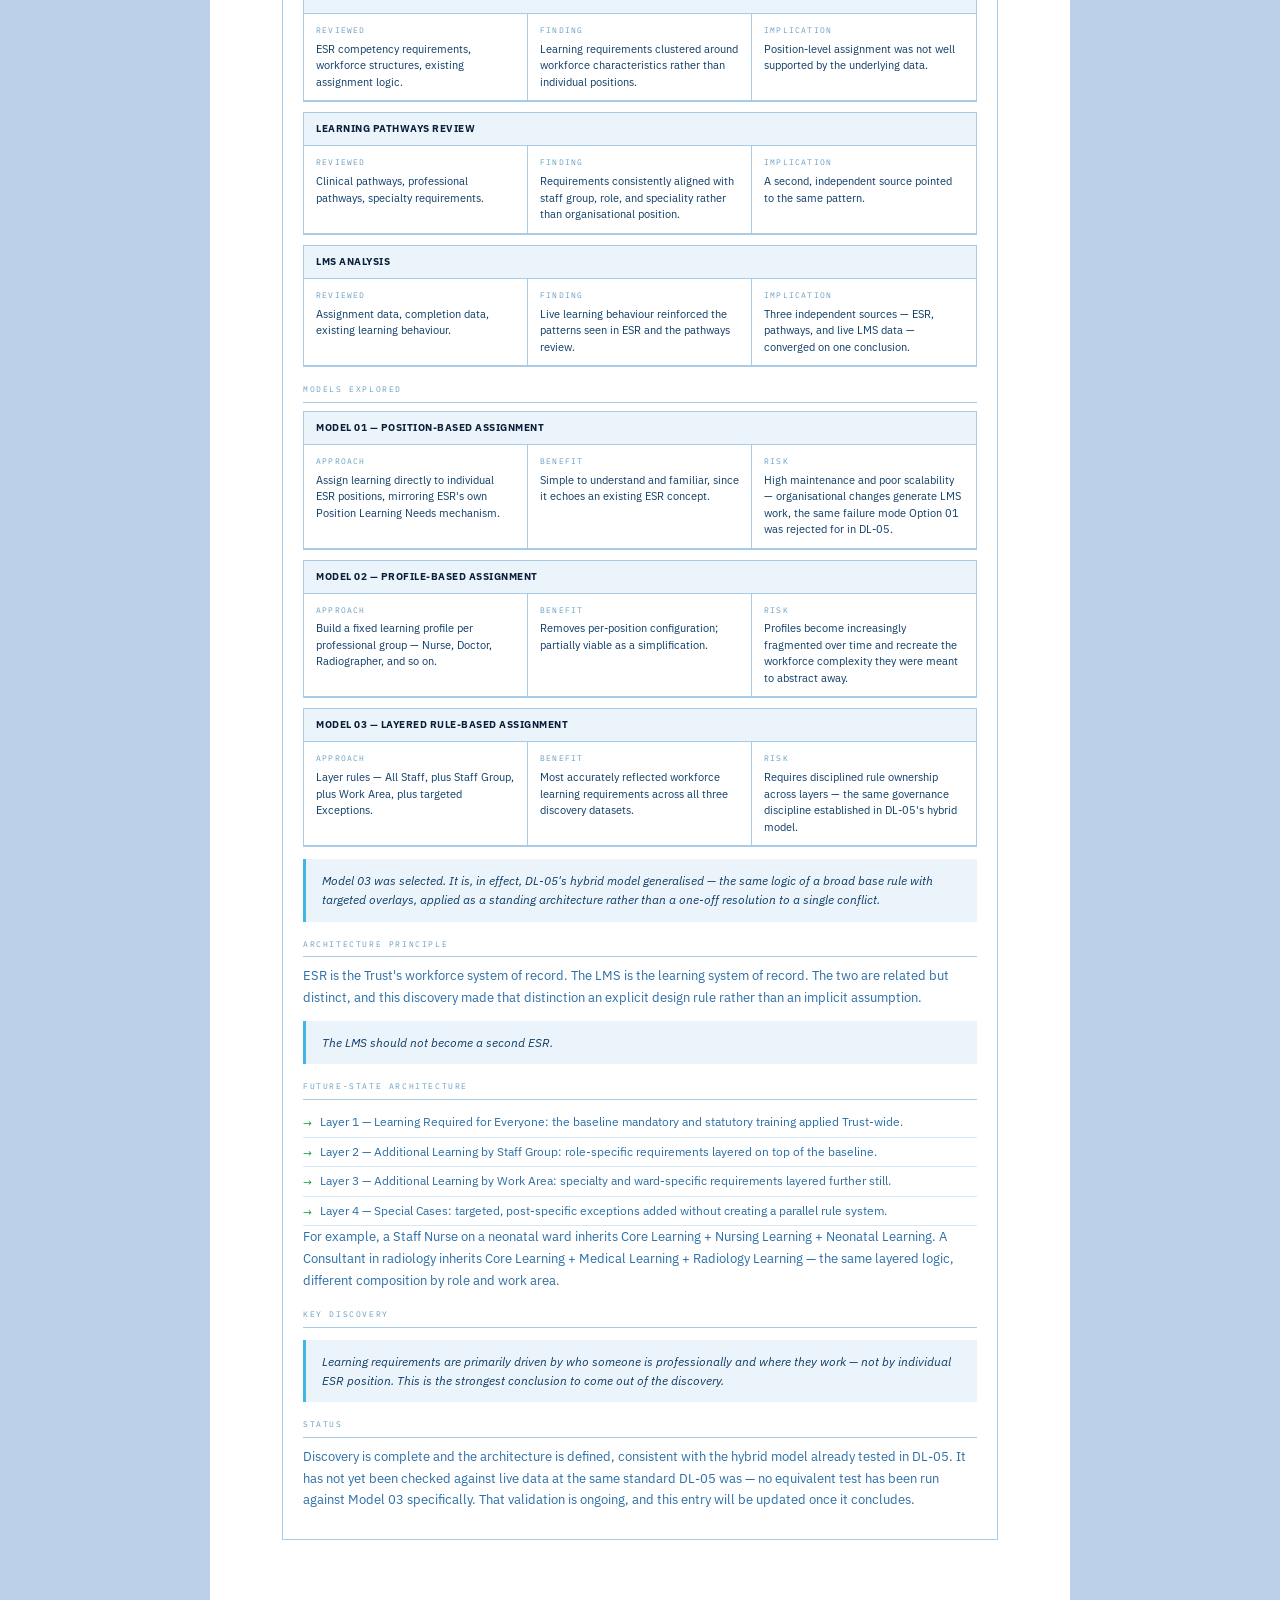
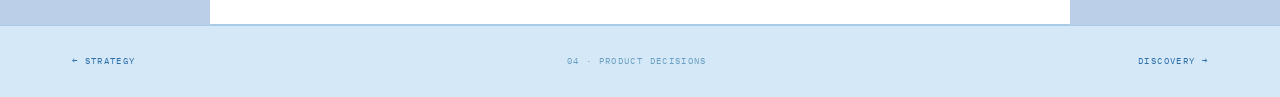
<file: decisions.html>
<!DOCTYPE html>
<html lang="en">
<head>
<meta charset="UTF-8">
<meta name="viewport" content="width=device-width, initial-scale=1.0">
<title>Product Decisions — CS·01</title>
<link href="https://fonts.googleapis.com/css2?family=Bebas+Neue&family=Instrument+Serif:ital@0;1&family=IBM+Plex+Sans:wght@300;400;500;600;700&family=IBM+Plex+Mono:wght@400;500&display=swap" rel="stylesheet">
<link rel="stylesheet" href="style.css">
</head>
<body>

<nav class="top-nav" aria-label="Document navigation">
  <div class="top-nav-inner">
    <a href="index.html" class="top-nav-brand">CS·01</a>
    <div class="top-nav-links">
      <a href="index.html">01 · Overview</a>
      <a href="context.html">02 · Context</a>
      <a href="strategy.html">03 · Strategy</a>
      <a href="decisions.html">04 · Decisions</a>
      <a href="discovery.html">05 · Discovery</a>
      <a href="outcomes.html">06 · Outcomes</a>
      <a href="reflection.html">07 · Reflection</a>
    </div>
  </div>
</nav>

<div class="reading-progress" aria-hidden="true">
  <div class="reading-progress-fill"></div>
</div>

<div class="document">

<div class="section section-alt" id="decisions">
  <div class="section-label">
    <div class="section-num">04</div>
    <div class="section-title-text">Product Decisions</div>
    <div class="section-subtitle-text">Problem, options, trade-offs, and what happened next</div>
  </div>

  <p class="prose">These are the decisions that changed the shape of the product. Some were strategic, some operational, some technical, and several were shared with other leaders. I have kept that distinction visible rather than rewriting the story to make every decision look solitary in hindsight.</p>

  <div class="decision-card">
    <div class="decision-header">
      <div class="d-num">Decision 01</div>
      <div class="d-title">Stabilisation First</div>
      <div class="d-tagline">Fix what's broken before building what's new</div>
    </div>
    <div class="d-framework">
      <div class="d-frame-item">
        <div class="d-frame-label">Problem</div>
        <div class="d-frame-value">Staff were using a broken system every day while a new platform was still being procured.</div>
      </div>
      <div class="d-frame-item">
        <div class="d-frame-label">Constraint</div>
        <div class="d-frame-value">A new system would not earn trust while the existing one was visibly failing.</div>
      </div>
      <div class="d-frame-item">
        <div class="d-frame-label">Decision</div>
        <div class="d-frame-value">Fix the legacy LMS first — SSO, completions, pathways, and user guidance.</div>
      </div>
      <div class="d-frame-item outcome-frame">
        <div class="d-frame-label">Outcome</div>
        <div class="d-frame-value">A foundation of trust was restored before the new platform launched.</div>
      </div>
    </div>
    <div class="d-narrative">
      <p>This was a shared decision made early with my managers. What I brought was the clarity about why it mattered and the structured workplan that gave it a delivery frame. A stable foundation is not a delay. It is a prerequisite.</p>
    </div>
  </div>

  <div class="decision-card">
    <div class="decision-header">
      <div class="d-num">Decision 02</div>
      <div class="d-title">G-Cloud Procurement</div>
      <div class="d-tagline">Choosing familiarity over modernity</div>
    </div>
    <div class="d-framework">
      <div class="d-frame-item">
        <div class="d-frame-label">Problem</div>
        <div class="d-frame-value">The legacy LMS contract was expiring. A new platform had to be selected quickly and properly.</div>
      </div>
      <div class="d-frame-item">
        <div class="d-frame-label">Options</div>
        <div class="d-frame-value">Four suppliers were evaluated through G-Cloud scoring, written bids, and live demos.</div>
      </div>
      <div class="d-frame-item">
        <div class="d-frame-label">Decision</div>
        <div class="d-frame-value">Recommend the incumbent supplier because the ICT relationship and data architecture were already understood.</div>
      </div>
      <div class="d-frame-item outcome-frame">
        <div class="d-frame-label">Outcome</div>
        <div class="d-frame-value">Faster implementation, smoother SSO, and lower integration risk in a high-pressure window.</div>
      </div>
    </div>
    <div class="tradeoff-split">
      <div class="tradeoff-side">
        <div class="tradeoff-label">What we traded away</div>
        <div class="tradeoff-text">A more modern-looking platform from a strong contender that may have driven stronger initial engagement.</div>
      </div>
      <div class="tradeoff-side">
        <div class="tradeoff-label">What we gained</div>
        <div class="tradeoff-text">Implementation speed, ICT familiarity, known data architecture, and lower enterprise risk at a hard deadline.</div>
      </div>
    </div>
  </div>

  <div class="decision-card">
    <div class="decision-header">
      <div class="d-num">Decision 03</div>
      <div class="d-title">Migration Approach</div>
      <div class="d-tagline">Migration is not copying</div>
    </div>
    <div class="d-framework">
      <div class="d-frame-item">
        <div class="d-frame-label">Problem</div>
        <div class="d-frame-value">300–500 courses, dirty data, fake accounts, and broken pathways raised the question of what should move and what should not.</div>
      </div>
      <div class="d-frame-item">
        <div class="d-frame-label">Evidence</div>
        <div class="d-frame-value">Migrating everything would also migrate every governance failure. Compliance history still had to be preserved.</div>
      </div>
      <div class="d-frame-item">
        <div class="d-frame-label">Decision</div>
        <div class="d-frame-value">Curate deliberately. Leave dirty data behind. Test every SCORM and AICC package. Back up all reports.</div>
      </div>
      <div class="d-frame-item outcome-frame">
        <div class="d-frame-label">Outcome</div>
        <div class="d-frame-value">Staff-rated ease of finding learning rose from 2/5 to 5/5 (≈100 respondents), alongside preserved historical data and no replication of legacy governance failures.</div>
      </div>
    </div>
    <div class="d-narrative">
      <p><strong>What was deliberately left behind:</strong> room accounts, outdated courses, incorrectly structured pathways, and edge cases that the legacy system had never resolved properly.</p>
      <p><strong>Governance by design:</strong> permissions were designed restrictively from day one. You can always open a system that starts restricted. You cannot easily repair a system that started open and accumulated years of ungoverned content.</p>
      <p><strong>Measured result:</strong> the previous ESR platform required staff to know ESR-specific wildcard search syntax, and direct course links frequently redirected to the ESR homepage rather than the intended course. Following migration, SSO, shareable course links, and contextual natural-language search replaced that experience. A live survey run across five appraisal and LMS training sessions rated ease of finding learning at 2/5 before and 5/5 after — see Outcomes for the full figure and its sampling caveat.</p>
    </div>
  </div>

  <div class="decision-card">
    <div class="decision-header">
      <div class="d-num">Decision 04</div>
      <div class="d-title">Pilot Design — 12 Months of Iteration</div>
      <div class="d-tagline">Not launching until the product had earned trust</div>
    </div>
    <div class="d-framework">
      <div class="d-frame-item">
        <div class="d-frame-label">Problem</div>
        <div class="d-frame-value">Moving 13,000+ staff from paper to digital was too high stakes to launch without validation.</div>
      </div>
      <div class="d-frame-item">
        <div class="d-frame-label">Evidence</div>
        <div class="d-frame-value">Open pilot, monthly analysis, anonymised feedback review, and a cross-functional group surfaced what was not working.</div>
      </div>
      <div class="d-frame-item">
        <div class="d-frame-label">Decision</div>
        <div class="d-frame-value">Keep the pilot open for twelve months and iterate before go-live.</div>
      </div>
      <div class="d-frame-item outcome-frame">
        <div class="d-frame-label">Outcome</div>
        <div class="d-frame-value">Consensus that the process was easier and faster than paper before organisational rollout.</div>
      </div>
    </div>
    <div class="d-narrative">
      <p><strong>Discovery before build:</strong> before a single element of the appraisal was configured on the LMS, I met with the People Promise Manager who owned the previous process. She described a Word document that broke when people typed into it. That conversation shaped the design and also prompted an interim fix to reduce pain while the digital version was being built.</p>
      <p>Responsible AI use in practice: personal identifiers were manually removed from feedback reports before Copilot was used for thematic analysis.</p>
    </div>
    <div class="pull-quote">
      <div class="pull-quote-text">In a training session, a staff member stood up and told me directly he wasn't going to use the system. His resistance wasn't about the technology. It was about not feeling consulted. <span class="hl">You cannot train your way out of a desire problem.</span></div>
    </div>
  </div>

  <div class="decision-card">
    <div class="decision-header">
      <div class="d-num">Decision 05</div>
      <div class="d-title">Rollout Strategy</div>
      <div class="d-tagline">Taking the product to the people</div>
    </div>
    <div class="d-framework">
      <div class="d-frame-item">
        <div class="d-frame-label">Problem</div>
        <div class="d-frame-value">Digital communication alone would not drive adoption. The resistance was behavioural, not only technical.</div>
      </div>
      <div class="d-frame-item">
        <div class="d-frame-label">Options</div>
        <div class="d-frame-value">Rely on standard comms or build a multi-channel rollout including an in-person roadshow.</div>
      </div>
      <div class="d-frame-item">
        <div class="d-frame-label">Decision</div>
        <div class="d-frame-value">Use comms, intranet, SharePoint, and a two-week physical roadshow with clear signposting to the product.</div>
      </div>
      <div class="d-frame-item outcome-frame">
        <div class="d-frame-label">Outcome</div>
        <div class="d-frame-value">95–98% appraisal usage uplift in roadshow week, measured through system data.</div>
      </div>
    </div>
    <div class="d-narrative">
      <p>The rollout was a team effort with named owners across the L&amp;D team. The roadshow was planned collaboratively, and colleagues brought ideas that made the experience feel human rather than corporate.</p>
      <p>The Director of Pharmacy pushed back because her team was already carrying too much change. What moved her was not a feature list. It was peer evidence from colleagues who said the new process was easier and faster than paper.</p>
    </div>
  </div>

  <div class="two-col" style="margin-top: 0;">
    <div class="decision-card" style="margin-bottom: 0;">
      <div class="decision-header">
        <div class="d-num">Decision 06</div>
        <div class="d-title">Permission Architecture</div>
      </div>
      <div class="d-framework">
        <div class="d-frame-item">
          <div class="d-frame-label">Problem</div>
          <div class="d-frame-value">The inherited systems had too many people creating content with no shared standards.</div>
        </div>
        <div class="d-frame-item">
          <div class="d-frame-label">Options</div>
          <div class="d-frame-value">Start open and tighten later, or start restricted and open deliberately over time.</div>
        </div>
        <div class="d-frame-item">
          <div class="d-frame-label">Decision</div>
          <div class="d-frame-value">Design access restrictively from day one with gradual expansion.</div>
        </div>
        <div class="d-frame-item outcome-frame">
          <div class="d-frame-label">Outcome</div>
          <div class="d-frame-value">Governance failures from the legacy estate were not reproduced on the new platform.</div>
        </div>
      </div>
      <div class="d-narrative">
        <p>The trade-off was slower access expansion in the short term. It was accepted because coherence was more valuable than speed at this stage.</p>
      </div>
    </div>

    <div class="decision-card" style="margin-bottom: 0;">
      <div class="decision-header">
        <div class="d-num">Decision 07</div>
        <div class="d-title">Community Teams</div>
      </div>
      <div class="d-framework">
        <div class="d-frame-item">
          <div class="d-frame-label">Problem</div>
          <div class="d-frame-value">Community nurses and AHPs operated outside the main site both physically and culturally.</div>
        </div>
        <div class="d-frame-item">
          <div class="d-frame-label">Options</div>
          <div class="d-frame-value">Run a standard central rollout or go to those teams in person with a bespoke approach.</div>
        </div>
        <div class="d-frame-item">
          <div class="d-frame-label">Decision</div>
          <div class="d-frame-value">Go to them directly — on site, in person, and with materials tailored to their context.</div>
        </div>
        <div class="d-frame-item outcome-frame">
          <div class="d-frame-label">Outcome</div>
          <div class="d-frame-value">Gradual but measurable growth in appraisal completions among groups a standard rollout would have missed.</div>
        </div>
      </div>
      <div class="d-narrative">
        <p>The trade-off was a slower and more manual rollout. It was accepted because user segmentation only matters if it changes what you do.</p>
      </div>
    </div>
  </div>
</div>

<div class="section" id="technical-decision">
  <div class="section-label">
    <div class="section-num">04b</div>
    <div class="section-title-text">Technical Decision Deep Dives</div>
    <div class="section-subtitle-text">ESR and LMS assignment logic as product decisions, not just configuration choices</div>
  </div>

  <div class="artefact-block">
    <div class="artefact-header">
      <div class="artefact-tag">Decision Log · DL-05</div>
      <div class="artefact-title">ESR Training Assignment — Role-Based vs Attribute-Based Design</div>
    </div>
    <div class="artefact-body">
      <div class="artefact-section-title">The Problem</div>
      <p class="artefact-text">The LMS supplier raised a concern about using ESR Position Number as the primary mechanism for assigning mandatory training. Internal stakeholders favoured position number as the simplest and most familiar key — already used for Position Learning Needs in ESR. This created a genuine architectural conflict: two reasonable positions pulling in opposite directions, with real operational consequences either way.</p>

      <div class="artefact-section-title">The Options</div>
      <div class="decision-entry">
        <div class="de-header">Option 01 — Position Number Only</div>
        <div class="de-grid">
          <div class="de-cell"><div class="de-cell-label">Approach</div><div class="de-cell-value">Use position number as the sole assignment key across all training types.</div></div>
          <div class="de-cell"><div class="de-cell-label">Benefit</div><div class="de-cell-value">Simple to configure. Familiar to internal stakeholders. Already used in ESR for Position Learning Needs.</div></div>
          <div class="de-cell"><div class="de-cell-label">Risk</div><div class="de-cell-value">New positions do not inherit rules. Restructures require bulk remapping. Audit trail is weak.</div></div>
        </div>
      </div>
      <div class="decision-entry">
        <div class="de-header">Option 02 — ESR Attributes Only</div>
        <div class="de-grid">
          <div class="de-cell"><div class="de-cell-label">Approach</div><div class="de-cell-value">Use Job Role, Staff Group, and Area of Work as the primary assignment keys.</div></div>
          <div class="de-cell"><div class="de-cell-label">Benefit</div><div class="de-cell-value">Scales and survives reorganisation. Fewer than 20 staff groups make the rules maintainable.</div></div>
          <div class="de-cell"><div class="de-cell-label">Risk</div><div class="de-cell-value">Loses administrative simplicity where training need is genuinely uniform across occupants.</div></div>
        </div>
      </div>
      <div class="decision-entry">
        <div class="de-header">Option 03 — Hybrid Model</div>
        <div class="de-grid">
          <div class="de-cell"><div class="de-cell-label">Approach</div><div class="de-cell-value">Use each mechanism where it performs best — position number for generic mandatory training, ESR attributes for specialist training, and position number as an overlay for exceptions.</div></div>
          <div class="de-cell"><div class="de-cell-label">Benefit</div><div class="de-cell-value">Administrative simplicity where risk is low, with better compliance accuracy where role variation matters.</div></div>
          <div class="de-cell"><div class="de-cell-label">Risk</div><div class="de-cell-value">More complex initial configuration and a governance requirement about which rule type applies where.</div></div>
        </div>
      </div>

      <div class="artefact-section-title">Testing the Assumption</div>
      <p class="artefact-text">Rather than resolve the debate in theory, a live mandatory training export was pulled to test a concrete question — do positions with multiple occupants actually have different training needs in practice? One position identified had multiple staff attached, including a secondment. On inspection, all occupants held the same role on the same ward and had no secondment-sensitive training differences in that case.</p>
      <div class="callout">The real test is not "does one position have multiple people" — it is "do any of those people need different training." That distinction turned a binary disagreement into a scoped, evidence-based design decision.</div>

      <div class="artefact-section-title">The Decision — Hybrid Model</div>
      <div class="decision-entry">
        <div class="de-header">Generic Mandatory and Statutory Training</div>
        <div class="de-grid">
          <div class="de-cell"><div class="de-cell-label">Primary Key</div><div class="de-cell-value">Position Number</div></div>
          <div class="de-cell"><div class="de-cell-label">Rationale</div><div class="de-cell-value">Training need is uniform across occupants. This is the simplest model to maintain at scale.</div></div>
          <div class="de-cell"><div class="de-cell-label">Outcome</div><div class="de-cell-value">Lower maintenance overhead and no bulk remapping for restructures.</div></div>
        </div>
      </div>
      <div class="decision-entry">
        <div class="de-header">Competency-Based, Specialist and Professional Registration Training</div>
        <div class="de-grid">
          <div class="de-cell"><div class="de-cell-label">Primary Key</div><div class="de-cell-value">Job Role · Staff Group · Area of Work</div></div>
          <div class="de-cell"><div class="de-cell-label">Rationale</div><div class="de-cell-value">Occupants of the same position can have genuinely different needs. Attribute-based rules survive reorganisation better.</div></div>
          <div class="de-cell"><div class="de-cell-label">Outcome</div><div class="de-cell-value">Compliance accuracy is maintained where role variation matters.</div></div>
        </div>
      </div>
      <div class="decision-entry">
        <div class="de-header">Post-Specific Exceptions</div>
        <div class="de-grid">
          <div class="de-cell"><div class="de-cell-label">Primary Key</div><div class="de-cell-value">Position Number as an overlay</div></div>
          <div class="de-cell"><div class="de-cell-label">Rationale</div><div class="de-cell-value">Adds a targeted requirement without creating a parallel rule system.</div></div>
          <div class="de-cell"><div class="de-cell-label">Outcome</div><div class="de-cell-value">Post-specific needs are met without undermining the scalability of the core model.</div></div>
        </div>
      </div>

      <div class="artefact-section-title">Stakeholder Communication</div>
      <p class="artefact-text">The same decision was communicated differently to two audiences. To the supplier, it was framed technically with direct reference to the assignment mechanism. To internal management, it was translated into plain language: what the three concerns were, why they were valid, and what we were doing about each one. One recommendation. Two calibrated explanations.</p>

      <div class="artefact-section-title">Trade-Off</div>
      <div class="de-tradeoff" style="padding: 12px 14px; margin-top: 8px;">What we accepted: more complexity up front and a requirement for clearer governance. What we avoided: either a maintenance problem at scale or compliance gaps in specialist training.</div>

      <div class="artefact-section-title">Success Signal</div>
      <div class="ac-item"><span class="ac-check">→</span>Training assignments remain accurate for staff in complex positions, including secondments and restructures.</div>
      <div class="ac-item"><span class="ac-check">→</span>No bulk remapping is required when new positions are created for generic mandatory training.</div>
      <div class="ac-item"><span class="ac-check">→</span>The audit trail is meaningful — assignments can be explained by role and staff group, not only by position number.</div>
      <div class="ac-item"><span class="ac-check">→</span>The supplier confirms the hybrid model is technically feasible within the current ESR integration architecture.</div>
    </div>
  </div>

  <div class="artefact-block">
    <div class="artefact-header">
      <div class="artefact-tag">Decision Log · DL-06 · Validation Ongoing</div>
      <div class="artefact-title">Learning Assignment Architecture — From Position-Based to Layered Rule-Based Design</div>
    </div>
    <div class="artefact-body">
      <div class="artefact-section-title">The Question</div>
      <p class="artefact-text">DL-05 resolved one specific conflict — position number versus attributes for mandatory training. The broader question behind it was still open: how should learning assignment be architected across the LMS as a whole? The starting assumption, carried over from how ESR itself models Position Learning Needs, was that assignment might need to happen at individual position level.</p>

      <div class="artefact-section-title">Discovery</div>
      <div class="decision-entry">
        <div class="de-header">ESR Analysis</div>
        <div class="de-grid">
          <div class="de-cell"><div class="de-cell-label">Reviewed</div><div class="de-cell-value">ESR competency requirements, workforce structures, existing assignment logic.</div></div>
          <div class="de-cell"><div class="de-cell-label">Finding</div><div class="de-cell-value">Learning requirements clustered around workforce characteristics rather than individual positions.</div></div>
          <div class="de-cell"><div class="de-cell-label">Implication</div><div class="de-cell-value">Position-level assignment was not well supported by the underlying data.</div></div>
        </div>
      </div>
      <div class="decision-entry">
        <div class="de-header">Learning Pathways Review</div>
        <div class="de-grid">
          <div class="de-cell"><div class="de-cell-label">Reviewed</div><div class="de-cell-value">Clinical pathways, professional pathways, specialty requirements.</div></div>
          <div class="de-cell"><div class="de-cell-label">Finding</div><div class="de-cell-value">Requirements consistently aligned with staff group, role, and speciality rather than organisational position.</div></div>
          <div class="de-cell"><div class="de-cell-label">Implication</div><div class="de-cell-value">A second, independent source pointed to the same pattern.</div></div>
        </div>
      </div>
      <div class="decision-entry">
        <div class="de-header">LMS Analysis</div>
        <div class="de-grid">
          <div class="de-cell"><div class="de-cell-label">Reviewed</div><div class="de-cell-value">Assignment data, completion data, existing learning behaviour.</div></div>
          <div class="de-cell"><div class="de-cell-label">Finding</div><div class="de-cell-value">Live learning behaviour reinforced the patterns seen in ESR and the pathways review.</div></div>
          <div class="de-cell"><div class="de-cell-label">Implication</div><div class="de-cell-value">Three independent sources — ESR, pathways, and live LMS data — converged on one conclusion.</div></div>
        </div>
      </div>

      <div class="artefact-section-title">Models Explored</div>
      <div class="decision-entry">
        <div class="de-header">Model 01 — Position-Based Assignment</div>
        <div class="de-grid">
          <div class="de-cell"><div class="de-cell-label">Approach</div><div class="de-cell-value">Assign learning directly to individual ESR positions, mirroring ESR's own Position Learning Needs mechanism.</div></div>
          <div class="de-cell"><div class="de-cell-label">Benefit</div><div class="de-cell-value">Simple to understand and familiar, since it echoes an existing ESR concept.</div></div>
          <div class="de-cell"><div class="de-cell-label">Risk</div><div class="de-cell-value">High maintenance and poor scalability — organisational changes generate LMS work, the same failure mode Option 01 was rejected for in DL-05.</div></div>
        </div>
      </div>
      <div class="decision-entry">
        <div class="de-header">Model 02 — Profile-Based Assignment</div>
        <div class="de-grid">
          <div class="de-cell"><div class="de-cell-label">Approach</div><div class="de-cell-value">Build a fixed learning profile per professional group — Nurse, Doctor, Radiographer, and so on.</div></div>
          <div class="de-cell"><div class="de-cell-label">Benefit</div><div class="de-cell-value">Removes per-position configuration; partially viable as a simplification.</div></div>
          <div class="de-cell"><div class="de-cell-label">Risk</div><div class="de-cell-value">Profiles become increasingly fragmented over time and recreate the workforce complexity they were meant to abstract away.</div></div>
        </div>
      </div>
      <div class="decision-entry">
        <div class="de-header">Model 03 — Layered Rule-Based Assignment</div>
        <div class="de-grid">
          <div class="de-cell"><div class="de-cell-label">Approach</div><div class="de-cell-value">Layer rules — All Staff, plus Staff Group, plus Work Area, plus targeted Exceptions.</div></div>
          <div class="de-cell"><div class="de-cell-label">Benefit</div><div class="de-cell-value">Most accurately reflected workforce learning requirements across all three discovery datasets.</div></div>
          <div class="de-cell"><div class="de-cell-label">Risk</div><div class="de-cell-value">Requires disciplined rule ownership across layers — the same governance discipline established in DL-05's hybrid model.</div></div>
        </div>
      </div>
      <div class="callout">Model 03 was selected. It is, in effect, DL-05's hybrid model generalised — the same logic of a broad base rule with targeted overlays, applied as a standing architecture rather than a one-off resolution to a single conflict.</div>

      <div class="artefact-section-title">Architecture Principle</div>
      <p class="artefact-text">ESR is the Trust's workforce system of record. The LMS is the learning system of record. The two are related but distinct, and this discovery made that distinction an explicit design rule rather than an implicit assumption.</p>
      <div class="callout">The LMS should not become a second ESR.</div>

      <div class="artefact-section-title">Future-State Architecture</div>
      <div class="ac-item"><span class="ac-check">→</span>Layer 1 — Learning Required for Everyone: the baseline mandatory and statutory training applied Trust-wide.</div>
      <div class="ac-item"><span class="ac-check">→</span>Layer 2 — Additional Learning by Staff Group: role-specific requirements layered on top of the baseline.</div>
      <div class="ac-item"><span class="ac-check">→</span>Layer 3 — Additional Learning by Work Area: specialty and ward-specific requirements layered further still.</div>
      <div class="ac-item"><span class="ac-check">→</span>Layer 4 — Special Cases: targeted, post-specific exceptions added without creating a parallel rule system.</div>
      <p class="artefact-text">For example, a Staff Nurse on a neonatal ward inherits Core Learning + Nursing Learning + Neonatal Learning. A Consultant in radiology inherits Core Learning + Medical Learning + Radiology Learning — the same layered logic, different composition by role and work area.</p>

      <div class="artefact-section-title">Key Discovery</div>
      <div class="callout">Learning requirements are primarily driven by who someone is professionally and where they work — not by individual ESR position. This is the strongest conclusion to come out of the discovery.</div>

      <div class="artefact-section-title">Status</div>
      <p class="artefact-text">Discovery is complete and the architecture is defined, consistent with the hybrid model already tested in DL-05. It has not yet been checked against live data at the same standard DL-05 was — no equivalent test has been run against Model 03 specifically. That validation is ongoing, and this entry will be updated once it concludes.</p>
    </div>
  </div>
</div>

</div>

<nav class="page-nav" aria-label="Page navigation">
  <a href="strategy.html" class="page-nav-link">← Strategy</a>
  <span class="page-nav-title">04 · Product Decisions</span>
  <a href="discovery.html" class="page-nav-link">Discovery →</a>
</nav>

<script src="script.js"></script>
</body>
</html>
</file>
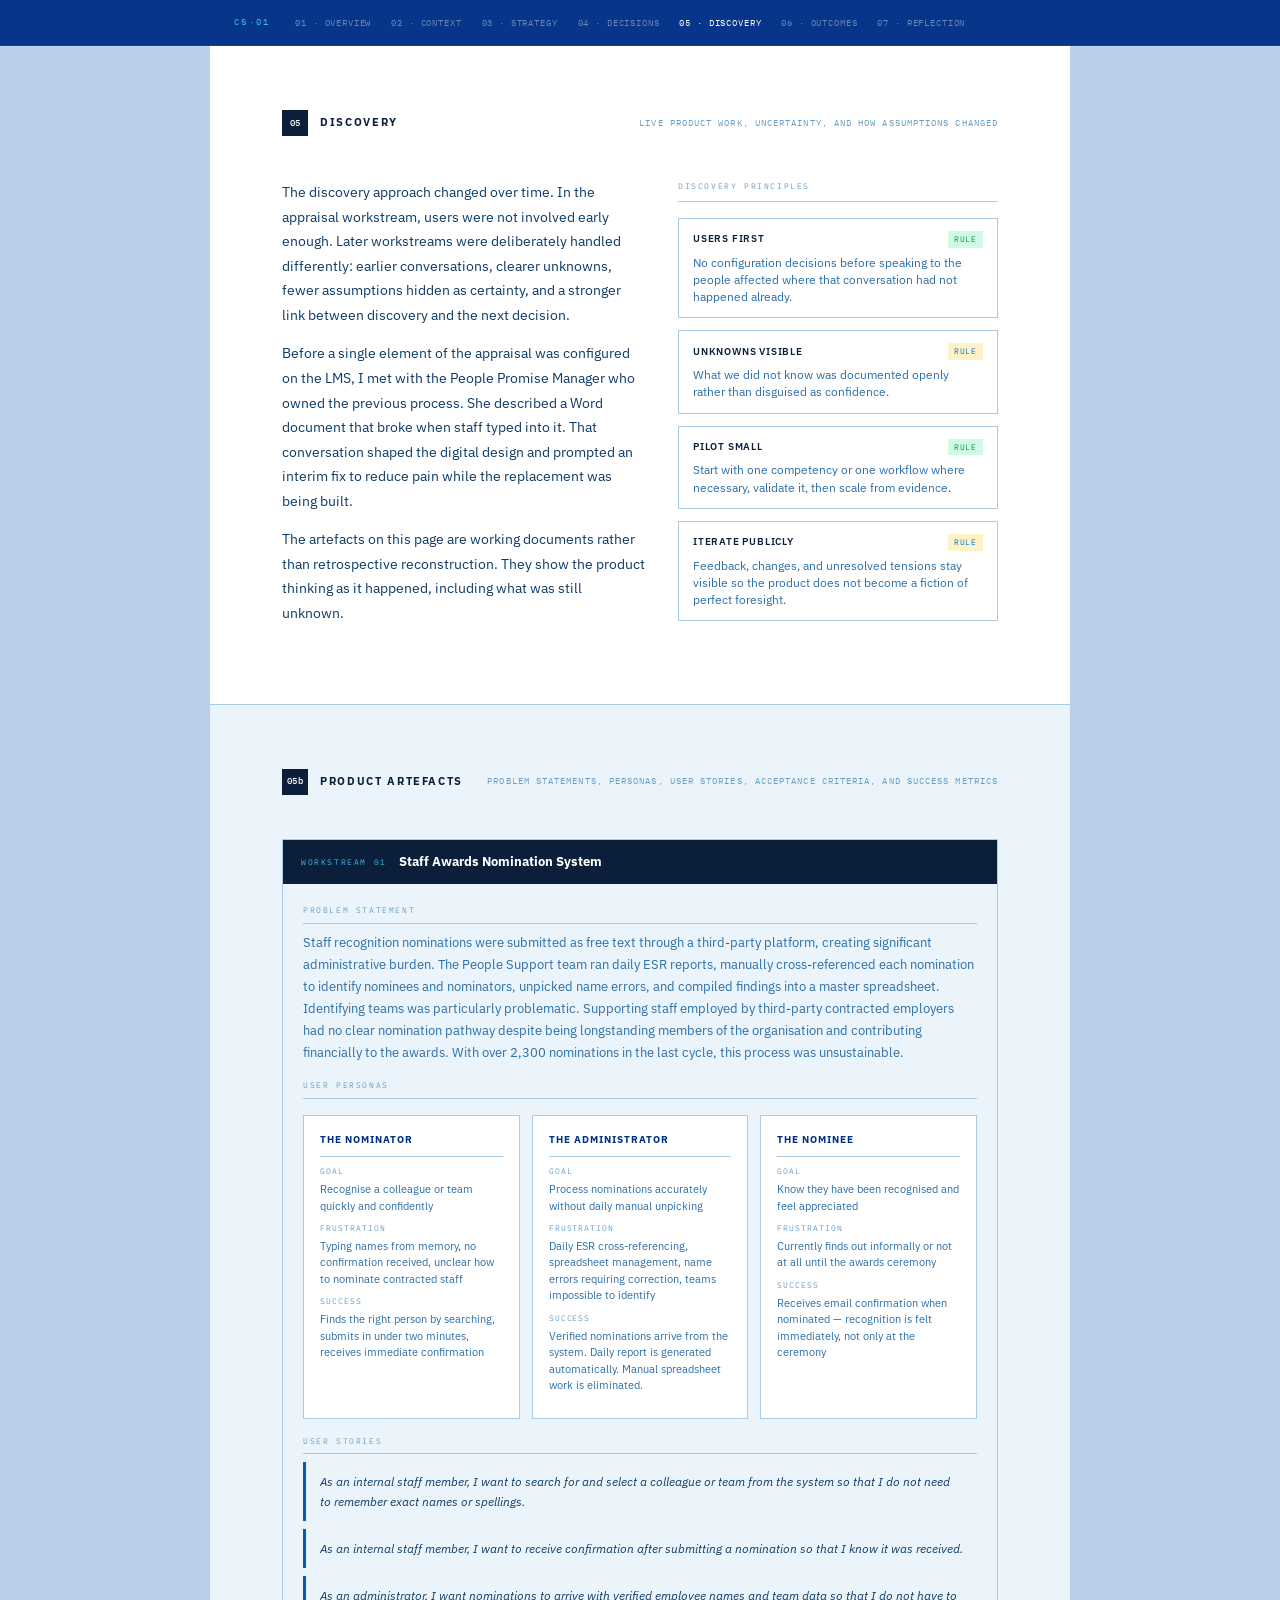
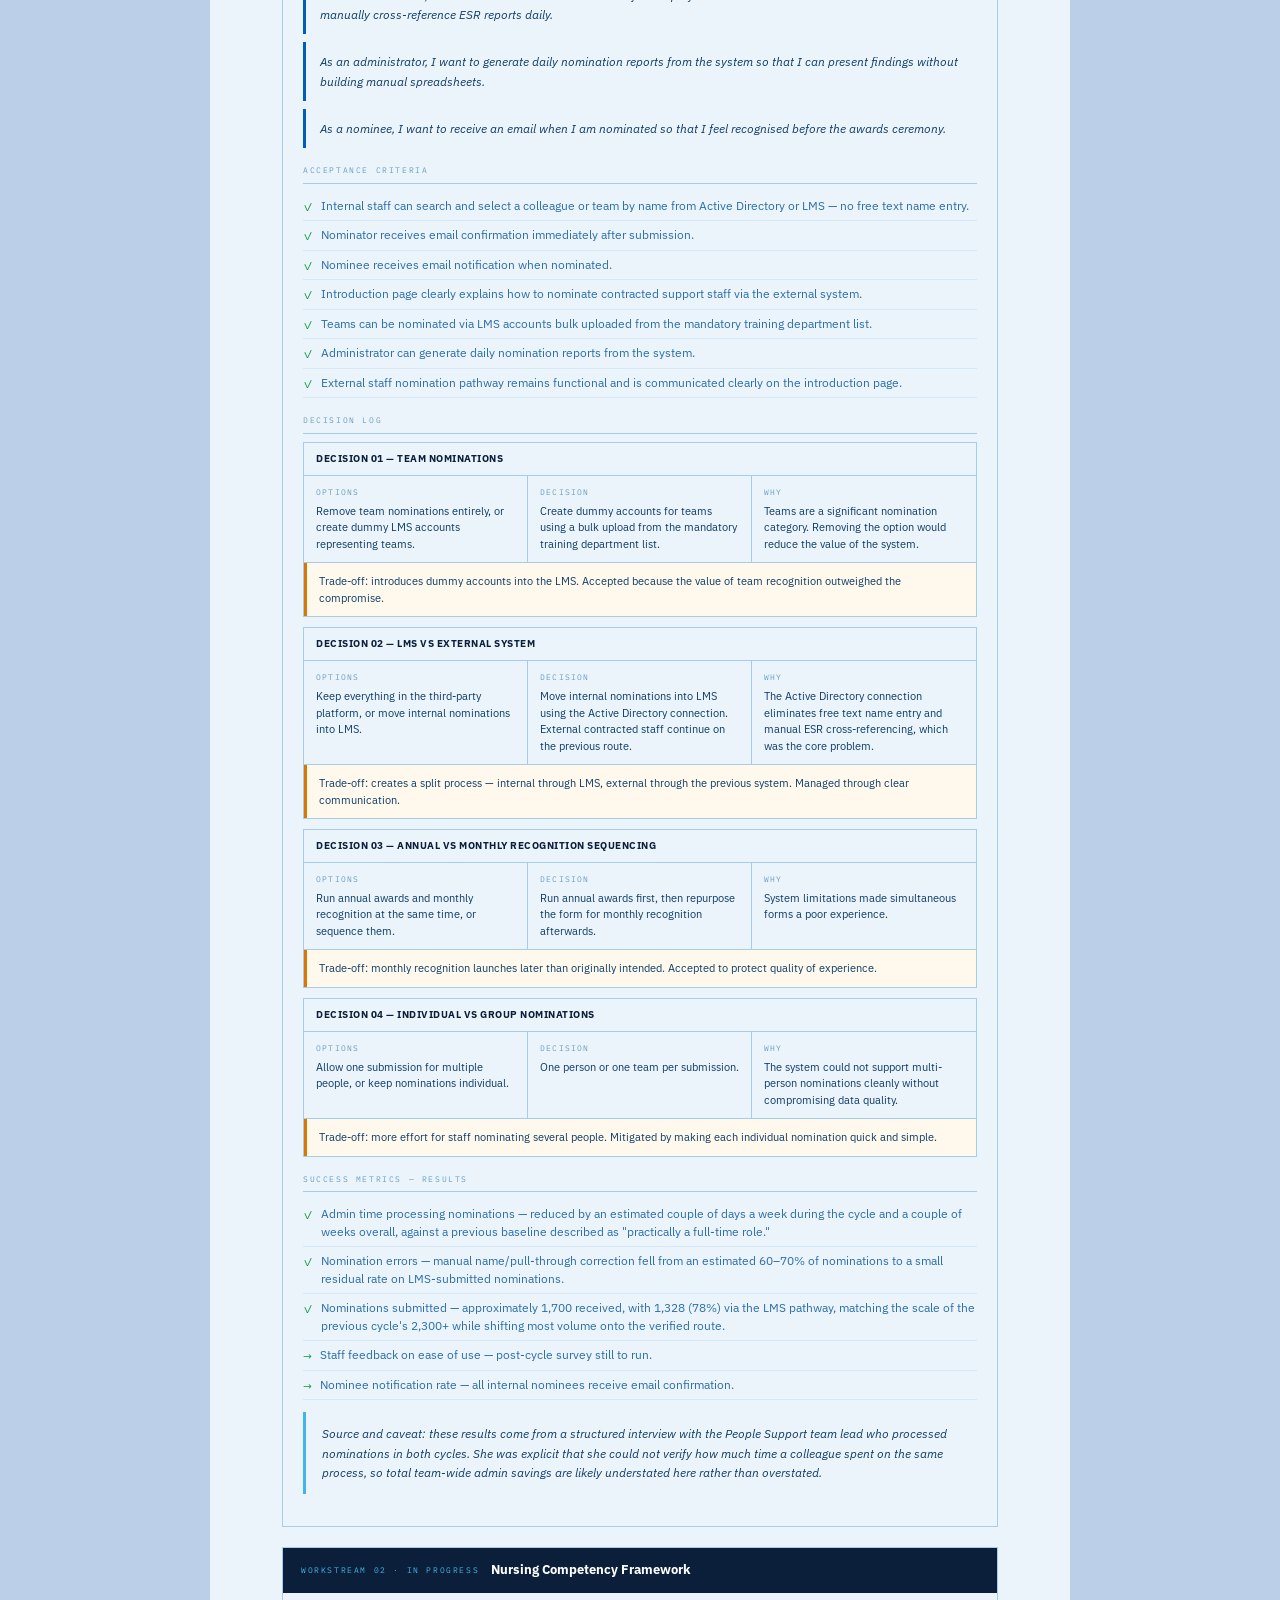
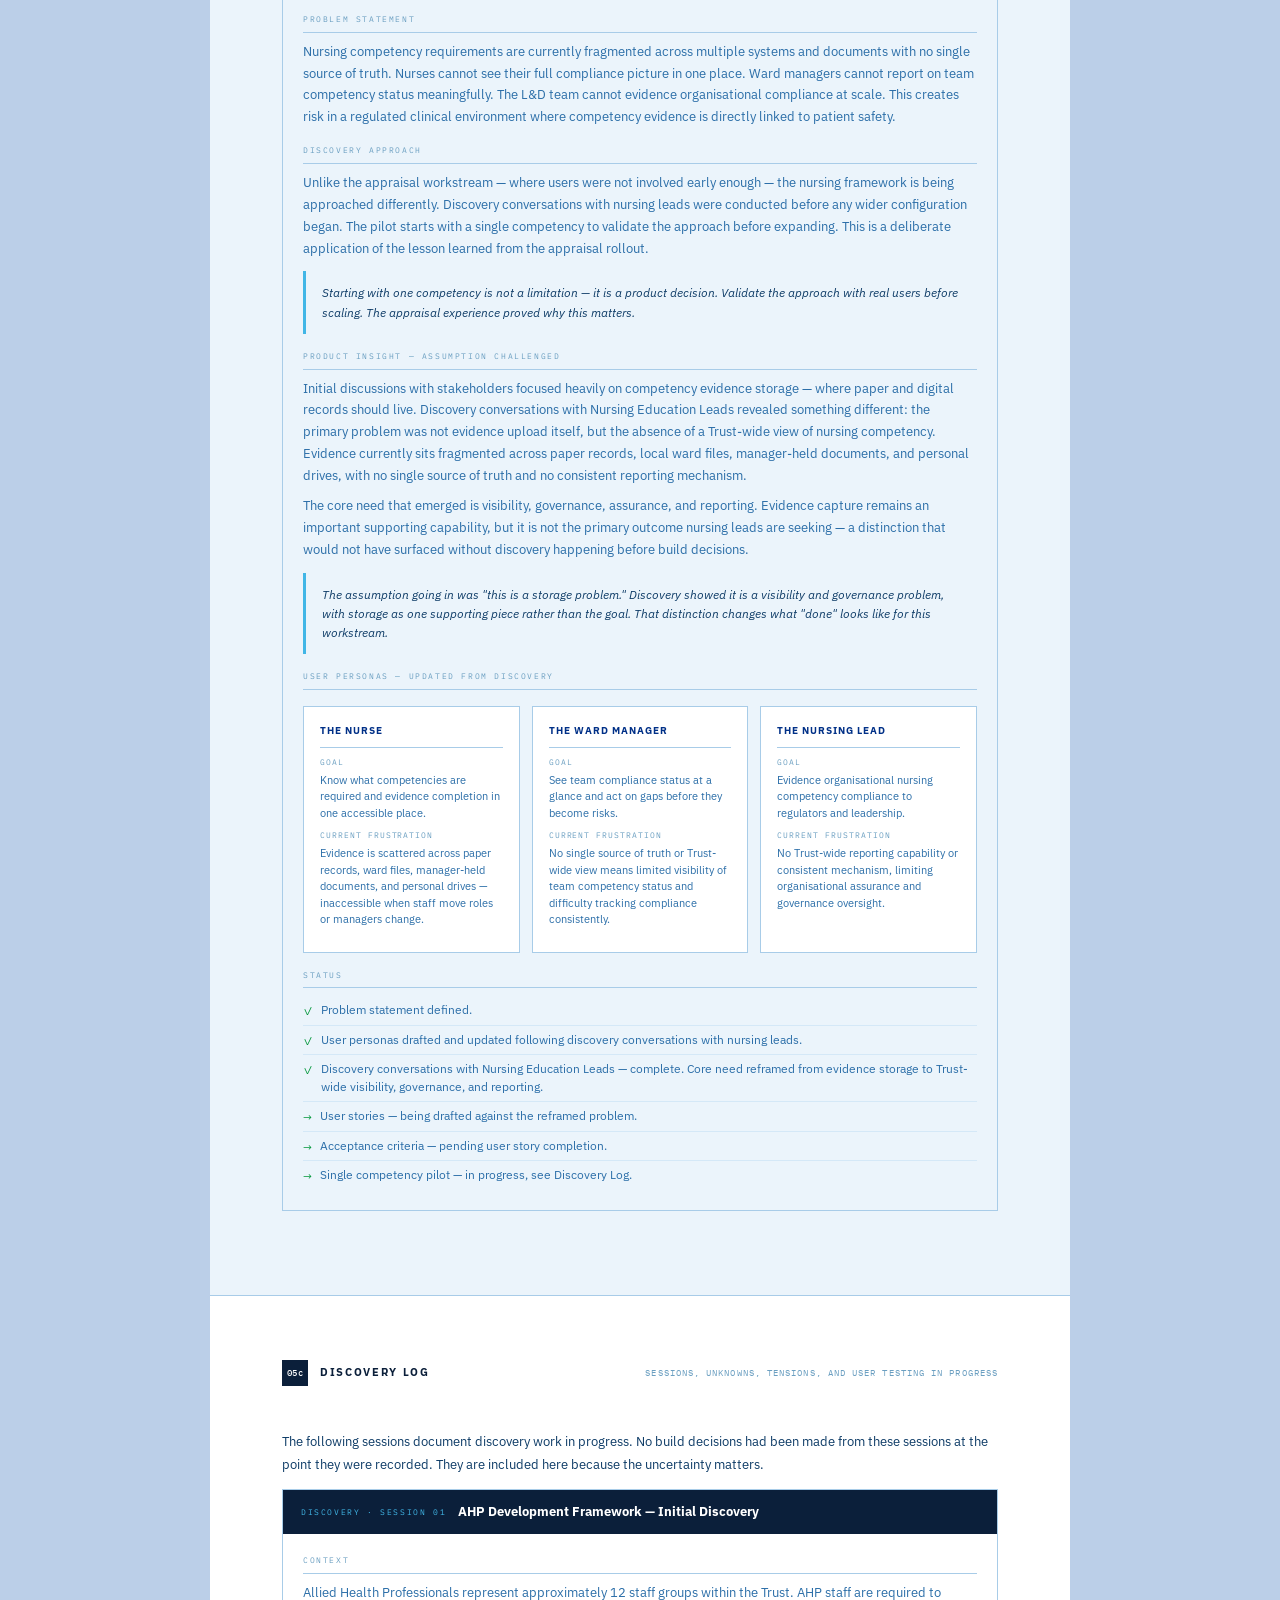
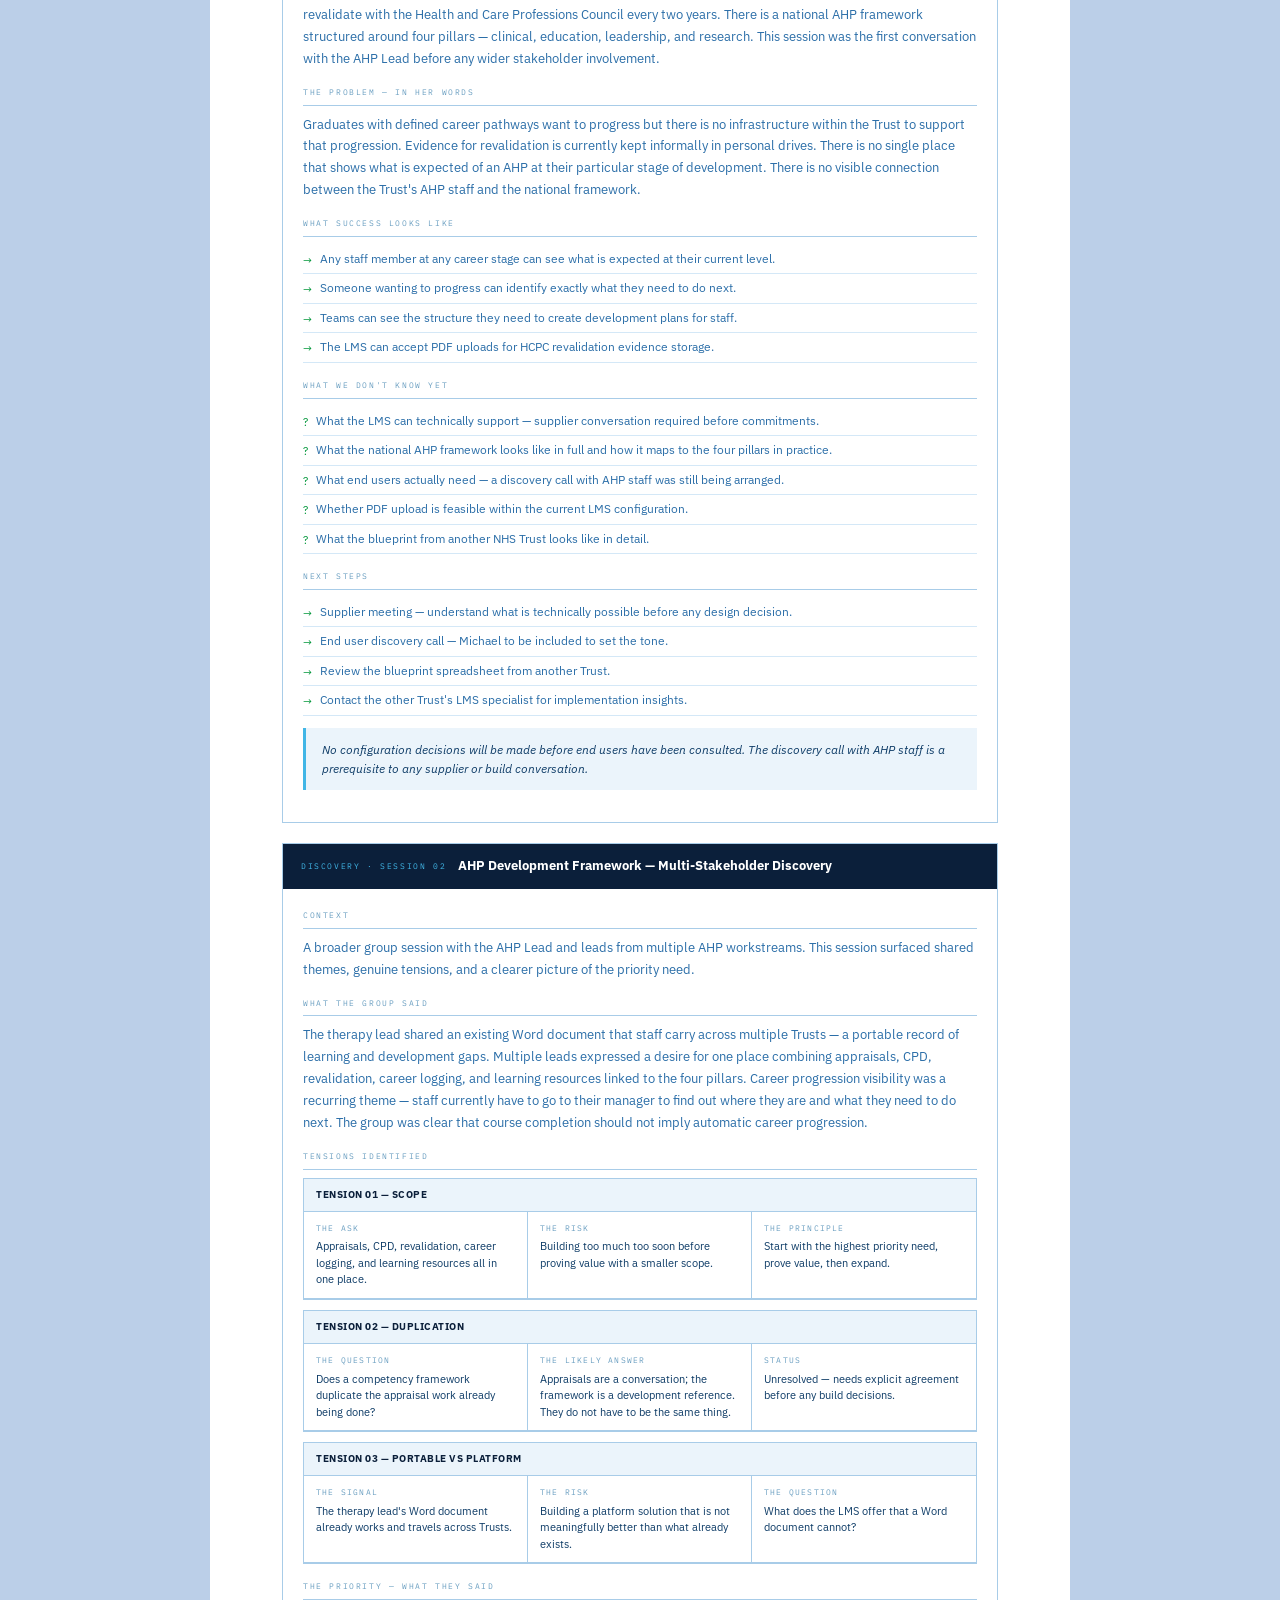
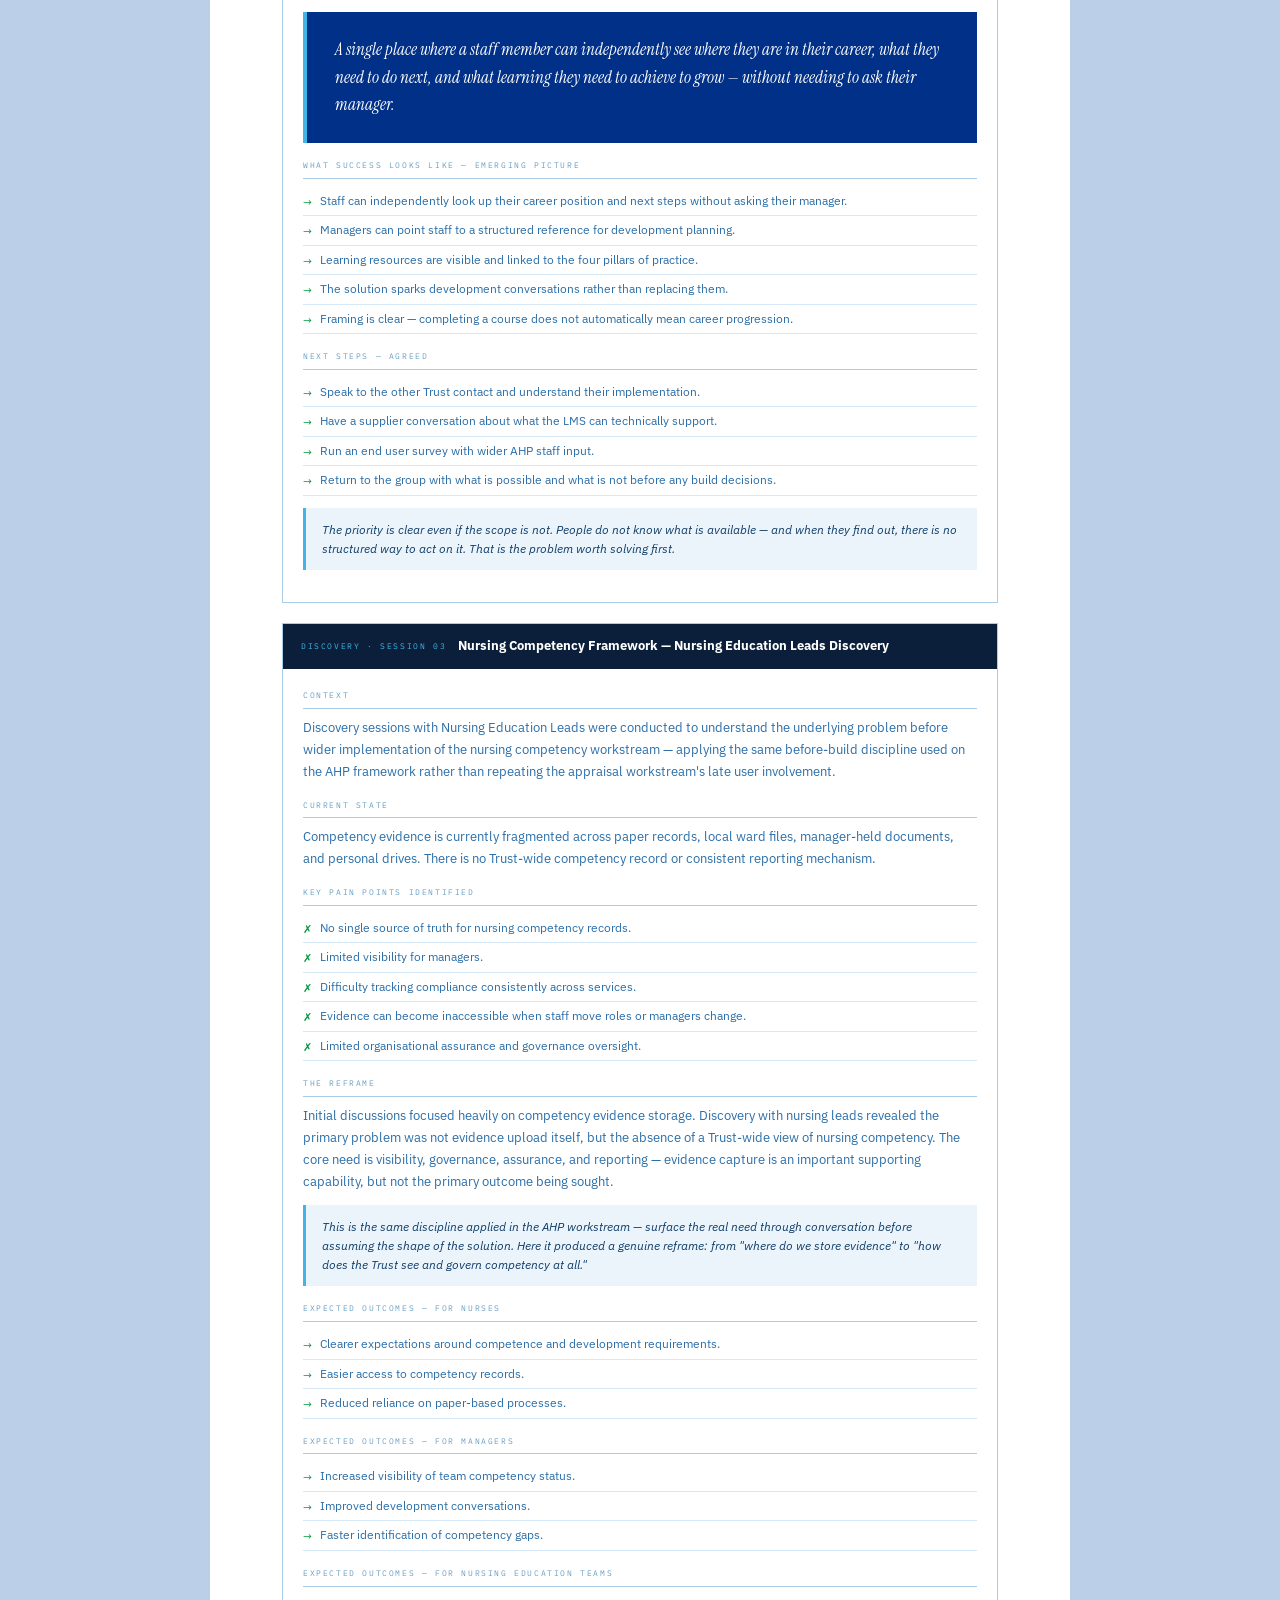
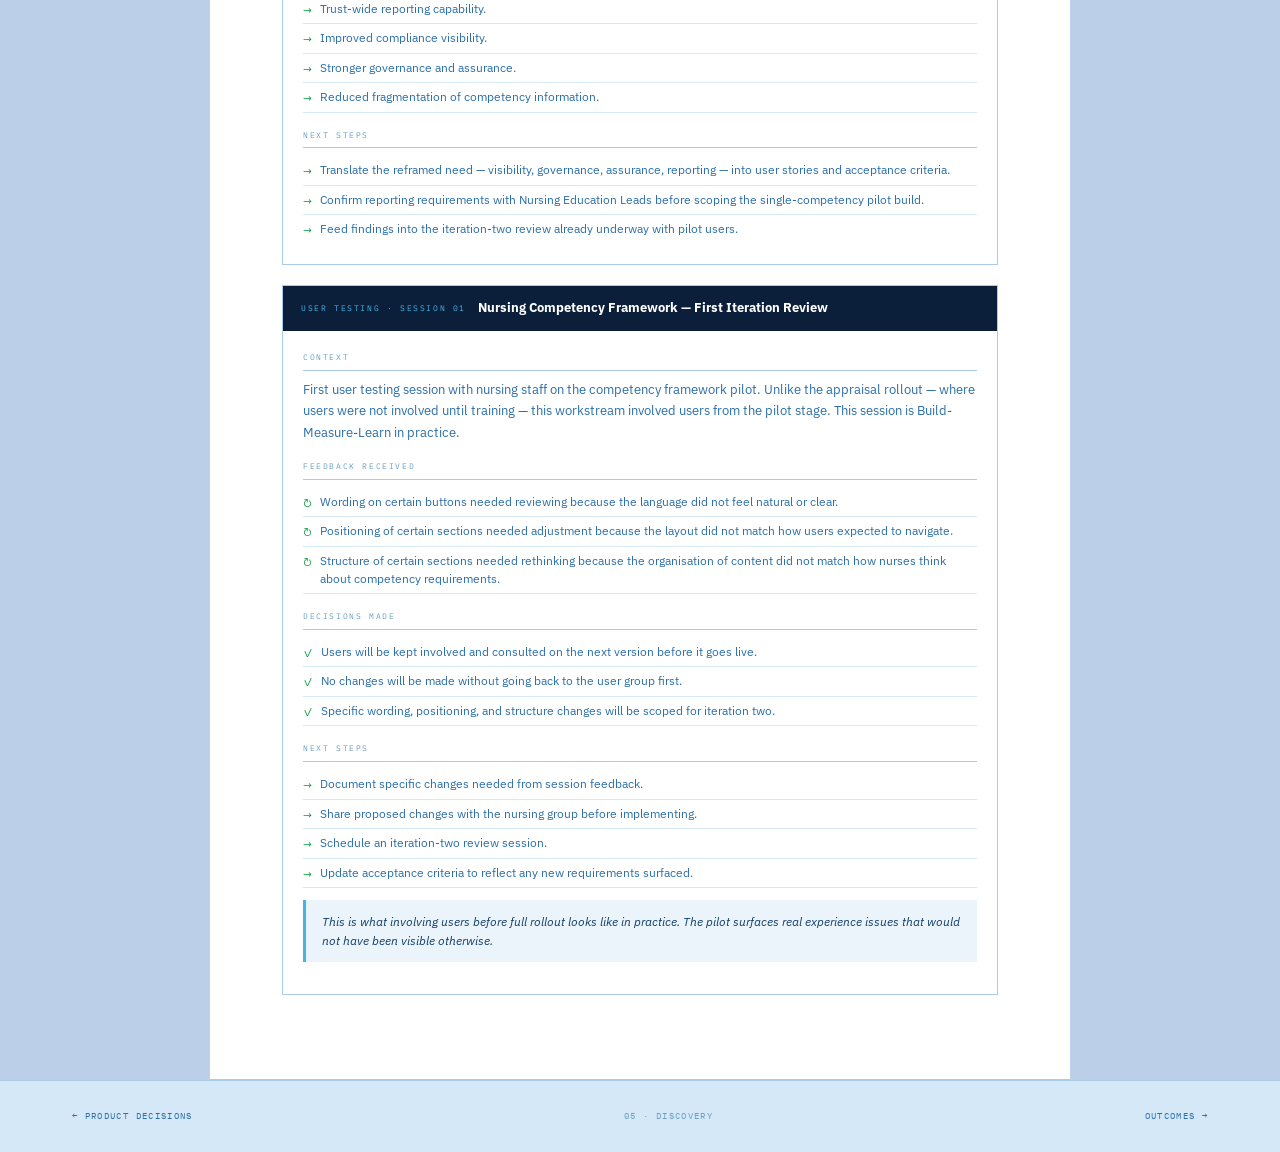
<file: discovery.html>
<!DOCTYPE html>
<html lang="en">
<head>
<meta charset="UTF-8">
<meta name="viewport" content="width=device-width, initial-scale=1.0">
<title>Discovery — CS·01</title>
<link href="https://fonts.googleapis.com/css2?family=Bebas+Neue&family=Instrument+Serif:ital@0;1&family=IBM+Plex+Sans:wght@300;400;500;600;700&family=IBM+Plex+Mono:wght@400;500&display=swap" rel="stylesheet">
<link rel="stylesheet" href="style.css">
</head>
<body>

<nav class="top-nav" aria-label="Document navigation">
  <div class="top-nav-inner">
    <a href="index.html" class="top-nav-brand">CS·01</a>
    <div class="top-nav-links">
      <a href="index.html">01 · Overview</a>
      <a href="context.html">02 · Context</a>
      <a href="strategy.html">03 · Strategy</a>
      <a href="decisions.html">04 · Decisions</a>
      <a href="discovery.html">05 · Discovery</a>
      <a href="outcomes.html">06 · Outcomes</a>
      <a href="reflection.html">07 · Reflection</a>
    </div>
  </div>
</nav>

<div class="reading-progress" aria-hidden="true">
  <div class="reading-progress-fill"></div>
</div>

<div class="document">

<div class="section" id="discovery">
  <div class="section-label">
    <div class="section-num">05</div>
    <div class="section-title-text">Discovery</div>
    <div class="section-subtitle-text">Live product work, uncertainty, and how assumptions changed</div>
  </div>

  <div class="context-layout">
    <div class="context-narrative">
      <p>The discovery approach changed over time. In the appraisal workstream, users were not involved early enough. Later workstreams were deliberately handled differently: earlier conversations, clearer unknowns, fewer assumptions hidden as certainty, and a stronger link between discovery and the next decision.</p>
      <p>Before a single element of the appraisal was configured on the LMS, I met with the People Promise Manager who owned the previous process. She described a Word document that broke when staff typed into it. That conversation shaped the digital design and prompted an interim fix to reduce pain while the replacement was being built.</p>
      <p>The artefacts on this page are working documents rather than retrospective reconstruction. They show the product thinking as it happened, including what was still unknown.</p>
    </div>

    <div class="system-snapshot">
      <div class="snapshot-title">Discovery Principles</div>
      <div class="risk-card">
        <div class="risk-card-header">
          <div class="risk-card-title">Users First</div>
          <div class="risk-badge risk-low">Rule</div>
        </div>
        <div class="risk-desc">No configuration decisions before speaking to the people affected where that conversation had not happened already.</div>
      </div>
      <div class="risk-card">
        <div class="risk-card-header">
          <div class="risk-card-title">Unknowns Visible</div>
          <div class="risk-badge risk-med">Rule</div>
        </div>
        <div class="risk-desc">What we did not know was documented openly rather than disguised as confidence.</div>
      </div>
      <div class="risk-card">
        <div class="risk-card-header">
          <div class="risk-card-title">Pilot Small</div>
          <div class="risk-badge risk-low">Rule</div>
        </div>
        <div class="risk-desc">Start with one competency or one workflow where necessary, validate it, then scale from evidence.</div>
      </div>
      <div class="risk-card">
        <div class="risk-card-header">
          <div class="risk-card-title">Iterate Publicly</div>
          <div class="risk-badge risk-med">Rule</div>
        </div>
        <div class="risk-desc">Feedback, changes, and unresolved tensions stay visible so the product does not become a fiction of perfect foresight.</div>
      </div>
    </div>
  </div>
</div>

<div class="section section-alt" id="artefacts">
  <div class="section-label">
    <div class="section-num">05b</div>
    <div class="section-title-text">Product Artefacts</div>
    <div class="section-subtitle-text">Problem statements, personas, user stories, acceptance criteria, and success metrics</div>
  </div>

  <div class="artefact-block">
    <div class="artefact-header">
      <div class="artefact-tag">Workstream 01</div>
      <div class="artefact-title">Staff Awards Nomination System</div>
    </div>
    <div class="artefact-body">
      <div class="artefact-section-title">Problem Statement</div>
      <p class="artefact-text">Staff recognition nominations were submitted as free text through a third-party platform, creating significant administrative burden. The People Support team ran daily ESR reports, manually cross-referenced each nomination to identify nominees and nominators, unpicked name errors, and compiled findings into a master spreadsheet. Identifying teams was particularly problematic. Supporting staff employed by third-party contracted employers had no clear nomination pathway despite being longstanding members of the organisation and contributing financially to the awards. With over 2,300 nominations in the last cycle, this process was unsustainable.</p>

      <div class="artefact-section-title">User Personas</div>
      <div class="persona-grid">
        <div class="persona-card">
          <div class="persona-role">The Nominator</div>
          <div class="persona-item">
            <div class="persona-item-label">Goal</div>
            <div class="persona-item-value">Recognise a colleague or team quickly and confidently</div>
          </div>
          <div class="persona-item">
            <div class="persona-item-label">Frustration</div>
            <div class="persona-item-value">Typing names from memory, no confirmation received, unclear how to nominate contracted staff</div>
          </div>
          <div class="persona-item">
            <div class="persona-item-label">Success</div>
            <div class="persona-item-value">Finds the right person by searching, submits in under two minutes, receives immediate confirmation</div>
          </div>
        </div>
        <div class="persona-card">
          <div class="persona-role">The Administrator</div>
          <div class="persona-item">
            <div class="persona-item-label">Goal</div>
            <div class="persona-item-value">Process nominations accurately without daily manual unpicking</div>
          </div>
          <div class="persona-item">
            <div class="persona-item-label">Frustration</div>
            <div class="persona-item-value">Daily ESR cross-referencing, spreadsheet management, name errors requiring correction, teams impossible to identify</div>
          </div>
          <div class="persona-item">
            <div class="persona-item-label">Success</div>
            <div class="persona-item-value">Verified nominations arrive from the system. Daily report is generated automatically. Manual spreadsheet work is eliminated.</div>
          </div>
        </div>
        <div class="persona-card">
          <div class="persona-role">The Nominee</div>
          <div class="persona-item">
            <div class="persona-item-label">Goal</div>
            <div class="persona-item-value">Know they have been recognised and feel appreciated</div>
          </div>
          <div class="persona-item">
            <div class="persona-item-label">Frustration</div>
            <div class="persona-item-value">Currently finds out informally or not at all until the awards ceremony</div>
          </div>
          <div class="persona-item">
            <div class="persona-item-label">Success</div>
            <div class="persona-item-value">Receives email confirmation when nominated — recognition is felt immediately, not only at the ceremony</div>
          </div>
        </div>
      </div>

      <div class="artefact-section-title">User Stories</div>
      <div class="user-story">As an internal staff member, I want to search for and select a colleague or team from the system so that I do not need to remember exact names or spellings.</div>
      <div class="user-story">As an internal staff member, I want to receive confirmation after submitting a nomination so that I know it was received.</div>
      <div class="user-story">As an administrator, I want nominations to arrive with verified employee names and team data so that I do not have to manually cross-reference ESR reports daily.</div>
      <div class="user-story">As an administrator, I want to generate daily nomination reports from the system so that I can present findings without building manual spreadsheets.</div>
      <div class="user-story">As a nominee, I want to receive an email when I am nominated so that I feel recognised before the awards ceremony.</div>

      <div class="artefact-section-title">Acceptance Criteria</div>
      <div class="ac-item"><span class="ac-check">✓</span>Internal staff can search and select a colleague or team by name from Active Directory or LMS — no free text name entry.</div>
      <div class="ac-item"><span class="ac-check">✓</span>Nominator receives email confirmation immediately after submission.</div>
      <div class="ac-item"><span class="ac-check">✓</span>Nominee receives email notification when nominated.</div>
      <div class="ac-item"><span class="ac-check">✓</span>Introduction page clearly explains how to nominate contracted support staff via the external system.</div>
      <div class="ac-item"><span class="ac-check">✓</span>Teams can be nominated via LMS accounts bulk uploaded from the mandatory training department list.</div>
      <div class="ac-item"><span class="ac-check">✓</span>Administrator can generate daily nomination reports from the system.</div>
      <div class="ac-item"><span class="ac-check">✓</span>External staff nomination pathway remains functional and is communicated clearly on the introduction page.</div>

      <div class="artefact-section-title">Decision Log</div>
      <div class="decision-entry">
        <div class="de-header">Decision 01 — Team Nominations</div>
        <div class="de-grid">
          <div class="de-cell">
            <div class="de-cell-label">Options</div>
            <div class="de-cell-value">Remove team nominations entirely, or create dummy LMS accounts representing teams.</div>
          </div>
          <div class="de-cell">
            <div class="de-cell-label">Decision</div>
            <div class="de-cell-value">Create dummy accounts for teams using a bulk upload from the mandatory training department list.</div>
          </div>
          <div class="de-cell">
            <div class="de-cell-label">Why</div>
            <div class="de-cell-value">Teams are a significant nomination category. Removing the option would reduce the value of the system.</div>
          </div>
        </div>
        <div class="de-tradeoff">Trade-off: introduces dummy accounts into the LMS. Accepted because the value of team recognition outweighed the compromise.</div>
      </div>

      <div class="decision-entry">
        <div class="de-header">Decision 02 — LMS vs External System</div>
        <div class="de-grid">
          <div class="de-cell">
            <div class="de-cell-label">Options</div>
            <div class="de-cell-value">Keep everything in the third-party platform, or move internal nominations into LMS.</div>
          </div>
          <div class="de-cell">
            <div class="de-cell-label">Decision</div>
            <div class="de-cell-value">Move internal nominations into LMS using the Active Directory connection. External contracted staff continue on the previous route.</div>
          </div>
          <div class="de-cell">
            <div class="de-cell-label">Why</div>
            <div class="de-cell-value">The Active Directory connection eliminates free text name entry and manual ESR cross-referencing, which was the core problem.</div>
          </div>
        </div>
        <div class="de-tradeoff">Trade-off: creates a split process — internal through LMS, external through the previous system. Managed through clear communication.</div>
      </div>

      <div class="decision-entry">
        <div class="de-header">Decision 03 — Annual vs Monthly Recognition Sequencing</div>
        <div class="de-grid">
          <div class="de-cell">
            <div class="de-cell-label">Options</div>
            <div class="de-cell-value">Run annual awards and monthly recognition at the same time, or sequence them.</div>
          </div>
          <div class="de-cell">
            <div class="de-cell-label">Decision</div>
            <div class="de-cell-value">Run annual awards first, then repurpose the form for monthly recognition afterwards.</div>
          </div>
          <div class="de-cell">
            <div class="de-cell-label">Why</div>
            <div class="de-cell-value">System limitations made simultaneous forms a poor experience.</div>
          </div>
        </div>
        <div class="de-tradeoff">Trade-off: monthly recognition launches later than originally intended. Accepted to protect quality of experience.</div>
      </div>

      <div class="decision-entry">
        <div class="de-header">Decision 04 — Individual vs Group Nominations</div>
        <div class="de-grid">
          <div class="de-cell">
            <div class="de-cell-label">Options</div>
            <div class="de-cell-value">Allow one submission for multiple people, or keep nominations individual.</div>
          </div>
          <div class="de-cell">
            <div class="de-cell-label">Decision</div>
            <div class="de-cell-value">One person or one team per submission.</div>
          </div>
          <div class="de-cell">
            <div class="de-cell-label">Why</div>
            <div class="de-cell-value">The system could not support multi-person nominations cleanly without compromising data quality.</div>
          </div>
        </div>
        <div class="de-tradeoff">Trade-off: more effort for staff nominating several people. Mitigated by making each individual nomination quick and simple.</div>
      </div>

      <div class="artefact-section-title">Success Metrics — Results</div>
      <div class="ac-item"><span class="ac-check">✓</span>Admin time processing nominations — reduced by an estimated couple of days a week during the cycle and a couple of weeks overall, against a previous baseline described as "practically a full-time role."</div>
      <div class="ac-item"><span class="ac-check">✓</span>Nomination errors — manual name/pull-through correction fell from an estimated 60–70% of nominations to a small residual rate on LMS-submitted nominations.</div>
      <div class="ac-item"><span class="ac-check">✓</span>Nominations submitted — approximately 1,700 received, with 1,328 (78%) via the LMS pathway, matching the scale of the previous cycle's 2,300+ while shifting most volume onto the verified route.</div>
      <div class="ac-item"><span class="ac-check">→</span>Staff feedback on ease of use — post-cycle survey still to run.</div>
      <div class="ac-item"><span class="ac-check">→</span>Nominee notification rate — all internal nominees receive email confirmation.</div>
      <div class="callout">Source and caveat: these results come from a structured interview with the People Support team lead who processed nominations in both cycles. She was explicit that she could not verify how much time a colleague spent on the same process, so total team-wide admin savings are likely understated here rather than overstated.</div>
    </div>
  </div>

  <div class="artefact-block">
    <div class="artefact-header">
      <div class="artefact-tag">Workstream 02 · In Progress</div>
      <div class="artefact-title">Nursing Competency Framework</div>
    </div>
    <div class="artefact-body">
      <div class="artefact-section-title">Problem Statement</div>
      <p class="artefact-text">Nursing competency requirements are currently fragmented across multiple systems and documents with no single source of truth. Nurses cannot see their full compliance picture in one place. Ward managers cannot report on team competency status meaningfully. The L&amp;D team cannot evidence organisational compliance at scale. This creates risk in a regulated clinical environment where competency evidence is directly linked to patient safety.</p>

      <div class="artefact-section-title">Discovery Approach</div>
      <p class="artefact-text">Unlike the appraisal workstream — where users were not involved early enough — the nursing framework is being approached differently. Discovery conversations with nursing leads were conducted before any wider configuration began. The pilot starts with a single competency to validate the approach before expanding. This is a deliberate application of the lesson learned from the appraisal rollout.</p>
      <div class="callout">Starting with one competency is not a limitation — it is a product decision. Validate the approach with real users before scaling. The appraisal experience proved why this matters.</div>

      <div class="artefact-section-title">Product Insight — Assumption Challenged</div>
      <p class="artefact-text">Initial discussions with stakeholders focused heavily on competency evidence storage — where paper and digital records should live. Discovery conversations with Nursing Education Leads revealed something different: the primary problem was not evidence upload itself, but the absence of a Trust-wide view of nursing competency. Evidence currently sits fragmented across paper records, local ward files, manager-held documents, and personal drives, with no single source of truth and no consistent reporting mechanism.</p>
      <p class="artefact-text">The core need that emerged is visibility, governance, assurance, and reporting. Evidence capture remains an important supporting capability, but it is not the primary outcome nursing leads are seeking — a distinction that would not have surfaced without discovery happening before build decisions.</p>
      <div class="callout">The assumption going in was "this is a storage problem." Discovery showed it is a visibility and governance problem, with storage as one supporting piece rather than the goal. That distinction changes what "done" looks like for this workstream.</div>

      <div class="artefact-section-title">User Personas — Updated From Discovery</div>
      <div class="persona-grid">
        <div class="persona-card">
          <div class="persona-role">The Nurse</div>
          <div class="persona-item">
            <div class="persona-item-label">Goal</div>
            <div class="persona-item-value">Know what competencies are required and evidence completion in one accessible place.</div>
          </div>
          <div class="persona-item">
            <div class="persona-item-label">Current frustration</div>
            <div class="persona-item-value">Evidence is scattered across paper records, ward files, manager-held documents, and personal drives — inaccessible when staff move roles or managers change.</div>
          </div>
        </div>
        <div class="persona-card">
          <div class="persona-role">The Ward Manager</div>
          <div class="persona-item">
            <div class="persona-item-label">Goal</div>
            <div class="persona-item-value">See team compliance status at a glance and act on gaps before they become risks.</div>
          </div>
          <div class="persona-item">
            <div class="persona-item-label">Current frustration</div>
            <div class="persona-item-value">No single source of truth or Trust-wide view means limited visibility of team competency status and difficulty tracking compliance consistently.</div>
          </div>
        </div>
        <div class="persona-card">
          <div class="persona-role">The Nursing Lead</div>
          <div class="persona-item">
            <div class="persona-item-label">Goal</div>
            <div class="persona-item-value">Evidence organisational nursing competency compliance to regulators and leadership.</div>
          </div>
          <div class="persona-item">
            <div class="persona-item-label">Current frustration</div>
            <div class="persona-item-value">No Trust-wide reporting capability or consistent mechanism, limiting organisational assurance and governance oversight.</div>
          </div>
        </div>
      </div>

      <div class="artefact-section-title">Status</div>
      <div class="ac-item"><span class="ac-check">✓</span>Problem statement defined.</div>
      <div class="ac-item"><span class="ac-check">✓</span>User personas drafted and updated following discovery conversations with nursing leads.</div>
      <div class="ac-item"><span class="ac-check">✓</span>Discovery conversations with Nursing Education Leads — complete. Core need reframed from evidence storage to Trust-wide visibility, governance, and reporting.</div>
      <div class="ac-item"><span class="ac-check">→</span>User stories — being drafted against the reframed problem.</div>
      <div class="ac-item"><span class="ac-check">→</span>Acceptance criteria — pending user story completion.</div>
      <div class="ac-item"><span class="ac-check">→</span>Single competency pilot — in progress, see Discovery Log.</div>
    </div>
  </div>
</div>

<div class="section" id="discovery-log">
  <div class="section-label">
    <div class="section-num">05c</div>
    <div class="section-title-text">Discovery Log</div>
    <div class="section-subtitle-text">Sessions, unknowns, tensions, and user testing in progress</div>
  </div>

  <p class="prose">The following sessions document discovery work in progress. No build decisions had been made from these sessions at the point they were recorded. They are included here because the uncertainty matters.</p>

  <div class="artefact-block">
    <div class="artefact-header">
      <div class="artefact-tag">Discovery · Session 01</div>
      <div class="artefact-title">AHP Development Framework — Initial Discovery</div>
    </div>
    <div class="artefact-body">
      <div class="artefact-section-title">Context</div>
      <p class="artefact-text">Allied Health Professionals represent approximately 12 staff groups within the Trust. AHP staff are required to revalidate with the Health and Care Professions Council every two years. There is a national AHP framework structured around four pillars — clinical, education, leadership, and research. This session was the first conversation with the AHP Lead before any wider stakeholder involvement.</p>

      <div class="artefact-section-title">The Problem — In Her Words</div>
      <p class="artefact-text">Graduates with defined career pathways want to progress but there is no infrastructure within the Trust to support that progression. Evidence for revalidation is currently kept informally in personal drives. There is no single place that shows what is expected of an AHP at their particular stage of development. There is no visible connection between the Trust's AHP staff and the national framework.</p>

      <div class="artefact-section-title">What Success Looks Like</div>
      <div class="ac-item"><span class="ac-check">→</span>Any staff member at any career stage can see what is expected at their current level.</div>
      <div class="ac-item"><span class="ac-check">→</span>Someone wanting to progress can identify exactly what they need to do next.</div>
      <div class="ac-item"><span class="ac-check">→</span>Teams can see the structure they need to create development plans for staff.</div>
      <div class="ac-item"><span class="ac-check">→</span>The LMS can accept PDF uploads for HCPC revalidation evidence storage.</div>

      <div class="artefact-section-title">What We Don't Know Yet</div>
      <div class="ac-item"><span class="ac-check">?</span>What the LMS can technically support — supplier conversation required before commitments.</div>
      <div class="ac-item"><span class="ac-check">?</span>What the national AHP framework looks like in full and how it maps to the four pillars in practice.</div>
      <div class="ac-item"><span class="ac-check">?</span>What end users actually need — a discovery call with AHP staff was still being arranged.</div>
      <div class="ac-item"><span class="ac-check">?</span>Whether PDF upload is feasible within the current LMS configuration.</div>
      <div class="ac-item"><span class="ac-check">?</span>What the blueprint from another NHS Trust looks like in detail.</div>

      <div class="artefact-section-title">Next Steps</div>
      <div class="ac-item"><span class="ac-check">→</span>Supplier meeting — understand what is technically possible before any design decision.</div>
      <div class="ac-item"><span class="ac-check">→</span>End user discovery call — Michael to be included to set the tone.</div>
      <div class="ac-item"><span class="ac-check">→</span>Review the blueprint spreadsheet from another Trust.</div>
      <div class="ac-item"><span class="ac-check">→</span>Contact the other Trust's LMS specialist for implementation insights.</div>

      <div class="callout">No configuration decisions will be made before end users have been consulted. The discovery call with AHP staff is a prerequisite to any supplier or build conversation.</div>
    </div>
  </div>

  <div class="artefact-block">
    <div class="artefact-header">
      <div class="artefact-tag">Discovery · Session 02</div>
      <div class="artefact-title">AHP Development Framework — Multi-Stakeholder Discovery</div>
    </div>
    <div class="artefact-body">
      <div class="artefact-section-title">Context</div>
      <p class="artefact-text">A broader group session with the AHP Lead and leads from multiple AHP workstreams. This session surfaced shared themes, genuine tensions, and a clearer picture of the priority need.</p>

      <div class="artefact-section-title">What the Group Said</div>
      <p class="artefact-text">The therapy lead shared an existing Word document that staff carry across multiple Trusts — a portable record of learning and development gaps. Multiple leads expressed a desire for one place combining appraisals, CPD, revalidation, career logging, and learning resources linked to the four pillars. Career progression visibility was a recurring theme — staff currently have to go to their manager to find out where they are and what they need to do next. The group was clear that course completion should not imply automatic career progression.</p>

      <div class="artefact-section-title">Tensions Identified</div>
      <div class="decision-entry">
        <div class="de-header">Tension 01 — Scope</div>
        <div class="de-grid">
          <div class="de-cell"><div class="de-cell-label">The ask</div><div class="de-cell-value">Appraisals, CPD, revalidation, career logging, and learning resources all in one place.</div></div>
          <div class="de-cell"><div class="de-cell-label">The risk</div><div class="de-cell-value">Building too much too soon before proving value with a smaller scope.</div></div>
          <div class="de-cell"><div class="de-cell-label">The principle</div><div class="de-cell-value">Start with the highest priority need, prove value, then expand.</div></div>
        </div>
      </div>
      <div class="decision-entry">
        <div class="de-header">Tension 02 — Duplication</div>
        <div class="de-grid">
          <div class="de-cell"><div class="de-cell-label">The question</div><div class="de-cell-value">Does a competency framework duplicate the appraisal work already being done?</div></div>
          <div class="de-cell"><div class="de-cell-label">The likely answer</div><div class="de-cell-value">Appraisals are a conversation; the framework is a development reference. They do not have to be the same thing.</div></div>
          <div class="de-cell"><div class="de-cell-label">Status</div><div class="de-cell-value">Unresolved — needs explicit agreement before any build decisions.</div></div>
        </div>
      </div>
      <div class="decision-entry">
        <div class="de-header">Tension 03 — Portable vs Platform</div>
        <div class="de-grid">
          <div class="de-cell"><div class="de-cell-label">The signal</div><div class="de-cell-value">The therapy lead's Word document already works and travels across Trusts.</div></div>
          <div class="de-cell"><div class="de-cell-label">The risk</div><div class="de-cell-value">Building a platform solution that is not meaningfully better than what already exists.</div></div>
          <div class="de-cell"><div class="de-cell-label">The question</div><div class="de-cell-value">What does the LMS offer that a Word document cannot?</div></div>
        </div>
      </div>

      <div class="artefact-section-title">The Priority — What They Said</div>
      <div class="pull-quote" style="margin: 12px 0;">
        <div class="pull-quote-text">A single place where a staff member can independently see where they are in their career, what they need to do next, and what learning they need to achieve to grow — without needing to ask their manager.</div>
      </div>

      <div class="artefact-section-title">What Success Looks Like — Emerging Picture</div>
      <div class="ac-item"><span class="ac-check">→</span>Staff can independently look up their career position and next steps without asking their manager.</div>
      <div class="ac-item"><span class="ac-check">→</span>Managers can point staff to a structured reference for development planning.</div>
      <div class="ac-item"><span class="ac-check">→</span>Learning resources are visible and linked to the four pillars of practice.</div>
      <div class="ac-item"><span class="ac-check">→</span>The solution sparks development conversations rather than replacing them.</div>
      <div class="ac-item"><span class="ac-check">→</span>Framing is clear — completing a course does not automatically mean career progression.</div>

      <div class="artefact-section-title">Next Steps — Agreed</div>
      <div class="ac-item"><span class="ac-check">→</span>Speak to the other Trust contact and understand their implementation.</div>
      <div class="ac-item"><span class="ac-check">→</span>Have a supplier conversation about what the LMS can technically support.</div>
      <div class="ac-item"><span class="ac-check">→</span>Run an end user survey with wider AHP staff input.</div>
      <div class="ac-item"><span class="ac-check">→</span>Return to the group with what is possible and what is not before any build decisions.</div>

      <div class="callout">The priority is clear even if the scope is not. People do not know what is available — and when they find out, there is no structured way to act on it. That is the problem worth solving first.</div>
    </div>
  </div>

  <div class="artefact-block">
    <div class="artefact-header">
      <div class="artefact-tag">Discovery · Session 03</div>
      <div class="artefact-title">Nursing Competency Framework — Nursing Education Leads Discovery</div>
    </div>
    <div class="artefact-body">
      <div class="artefact-section-title">Context</div>
      <p class="artefact-text">Discovery sessions with Nursing Education Leads were conducted to understand the underlying problem before wider implementation of the nursing competency workstream — applying the same before-build discipline used on the AHP framework rather than repeating the appraisal workstream's late user involvement.</p>

      <div class="artefact-section-title">Current State</div>
      <p class="artefact-text">Competency evidence is currently fragmented across paper records, local ward files, manager-held documents, and personal drives. There is no Trust-wide competency record or consistent reporting mechanism.</p>

      <div class="artefact-section-title">Key Pain Points Identified</div>
      <div class="ac-item"><span class="ac-check">✗</span>No single source of truth for nursing competency records.</div>
      <div class="ac-item"><span class="ac-check">✗</span>Limited visibility for managers.</div>
      <div class="ac-item"><span class="ac-check">✗</span>Difficulty tracking compliance consistently across services.</div>
      <div class="ac-item"><span class="ac-check">✗</span>Evidence can become inaccessible when staff move roles or managers change.</div>
      <div class="ac-item"><span class="ac-check">✗</span>Limited organisational assurance and governance oversight.</div>

      <div class="artefact-section-title">The Reframe</div>
      <p class="artefact-text">Initial discussions focused heavily on competency evidence storage. Discovery with nursing leads revealed the primary problem was not evidence upload itself, but the absence of a Trust-wide view of nursing competency. The core need is visibility, governance, assurance, and reporting — evidence capture is an important supporting capability, but not the primary outcome being sought.</p>
      <div class="callout">This is the same discipline applied in the AHP workstream — surface the real need through conversation before assuming the shape of the solution. Here it produced a genuine reframe: from "where do we store evidence" to "how does the Trust see and govern competency at all."</div>

      <div class="artefact-section-title">Expected Outcomes — For Nurses</div>
      <div class="ac-item"><span class="ac-check">→</span>Clearer expectations around competence and development requirements.</div>
      <div class="ac-item"><span class="ac-check">→</span>Easier access to competency records.</div>
      <div class="ac-item"><span class="ac-check">→</span>Reduced reliance on paper-based processes.</div>

      <div class="artefact-section-title">Expected Outcomes — For Managers</div>
      <div class="ac-item"><span class="ac-check">→</span>Increased visibility of team competency status.</div>
      <div class="ac-item"><span class="ac-check">→</span>Improved development conversations.</div>
      <div class="ac-item"><span class="ac-check">→</span>Faster identification of competency gaps.</div>

      <div class="artefact-section-title">Expected Outcomes — For Nursing Education Teams</div>
      <div class="ac-item"><span class="ac-check">→</span>Trust-wide reporting capability.</div>
      <div class="ac-item"><span class="ac-check">→</span>Improved compliance visibility.</div>
      <div class="ac-item"><span class="ac-check">→</span>Stronger governance and assurance.</div>
      <div class="ac-item"><span class="ac-check">→</span>Reduced fragmentation of competency information.</div>

      <div class="artefact-section-title">Next Steps</div>
      <div class="ac-item"><span class="ac-check">→</span>Translate the reframed need — visibility, governance, assurance, reporting — into user stories and acceptance criteria.</div>
      <div class="ac-item"><span class="ac-check">→</span>Confirm reporting requirements with Nursing Education Leads before scoping the single-competency pilot build.</div>
      <div class="ac-item"><span class="ac-check">→</span>Feed findings into the iteration-two review already underway with pilot users.</div>
    </div>
  </div>

  <div class="artefact-block">
    <div class="artefact-header">
      <div class="artefact-tag">User Testing · Session 01</div>
      <div class="artefact-title">Nursing Competency Framework — First Iteration Review</div>
    </div>
    <div class="artefact-body">
      <div class="artefact-section-title">Context</div>
      <p class="artefact-text">First user testing session with nursing staff on the competency framework pilot. Unlike the appraisal rollout — where users were not involved until training — this workstream involved users from the pilot stage. This session is Build-Measure-Learn in practice.</p>

      <div class="artefact-section-title">Feedback Received</div>
      <div class="ac-item"><span class="ac-check">↻</span>Wording on certain buttons needed reviewing because the language did not feel natural or clear.</div>
      <div class="ac-item"><span class="ac-check">↻</span>Positioning of certain sections needed adjustment because the layout did not match how users expected to navigate.</div>
      <div class="ac-item"><span class="ac-check">↻</span>Structure of certain sections needed rethinking because the organisation of content did not match how nurses think about competency requirements.</div>

      <div class="artefact-section-title">Decisions Made</div>
      <div class="ac-item"><span class="ac-check">✓</span>Users will be kept involved and consulted on the next version before it goes live.</div>
      <div class="ac-item"><span class="ac-check">✓</span>No changes will be made without going back to the user group first.</div>
      <div class="ac-item"><span class="ac-check">✓</span>Specific wording, positioning, and structure changes will be scoped for iteration two.</div>

      <div class="artefact-section-title">Next Steps</div>
      <div class="ac-item"><span class="ac-check">→</span>Document specific changes needed from session feedback.</div>
      <div class="ac-item"><span class="ac-check">→</span>Share proposed changes with the nursing group before implementing.</div>
      <div class="ac-item"><span class="ac-check">→</span>Schedule an iteration-two review session.</div>
      <div class="ac-item"><span class="ac-check">→</span>Update acceptance criteria to reflect any new requirements surfaced.</div>

      <div class="callout">This is what involving users before full rollout looks like in practice. The pilot surfaces real experience issues that would not have been visible otherwise.</div>
    </div>
  </div>
</div>

</div>

<nav class="page-nav" aria-label="Page navigation">
  <a href="decisions.html" class="page-nav-link">← Product Decisions</a>
  <span class="page-nav-title">05 · Discovery</span>
  <a href="outcomes.html" class="page-nav-link">Outcomes →</a>
</nav>

<script src="script.js"></script>
</body>
</html>
</file>
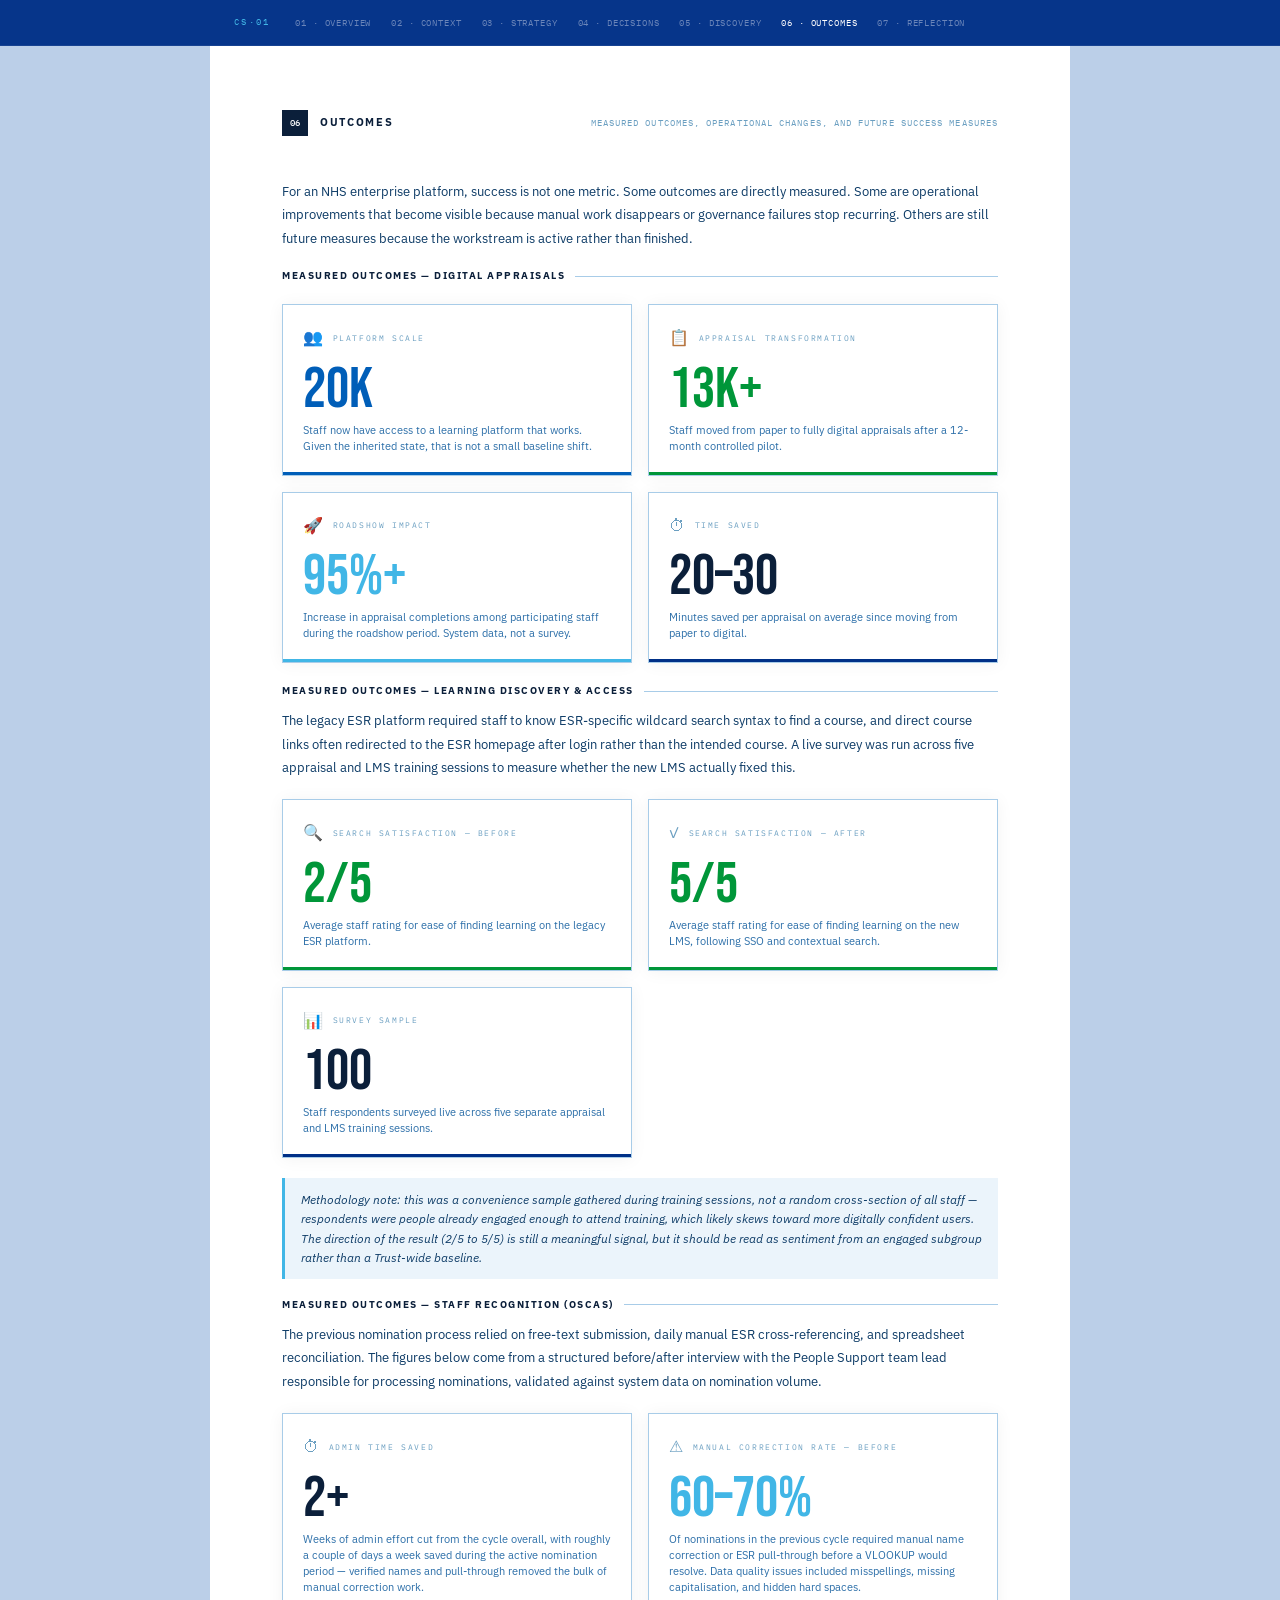
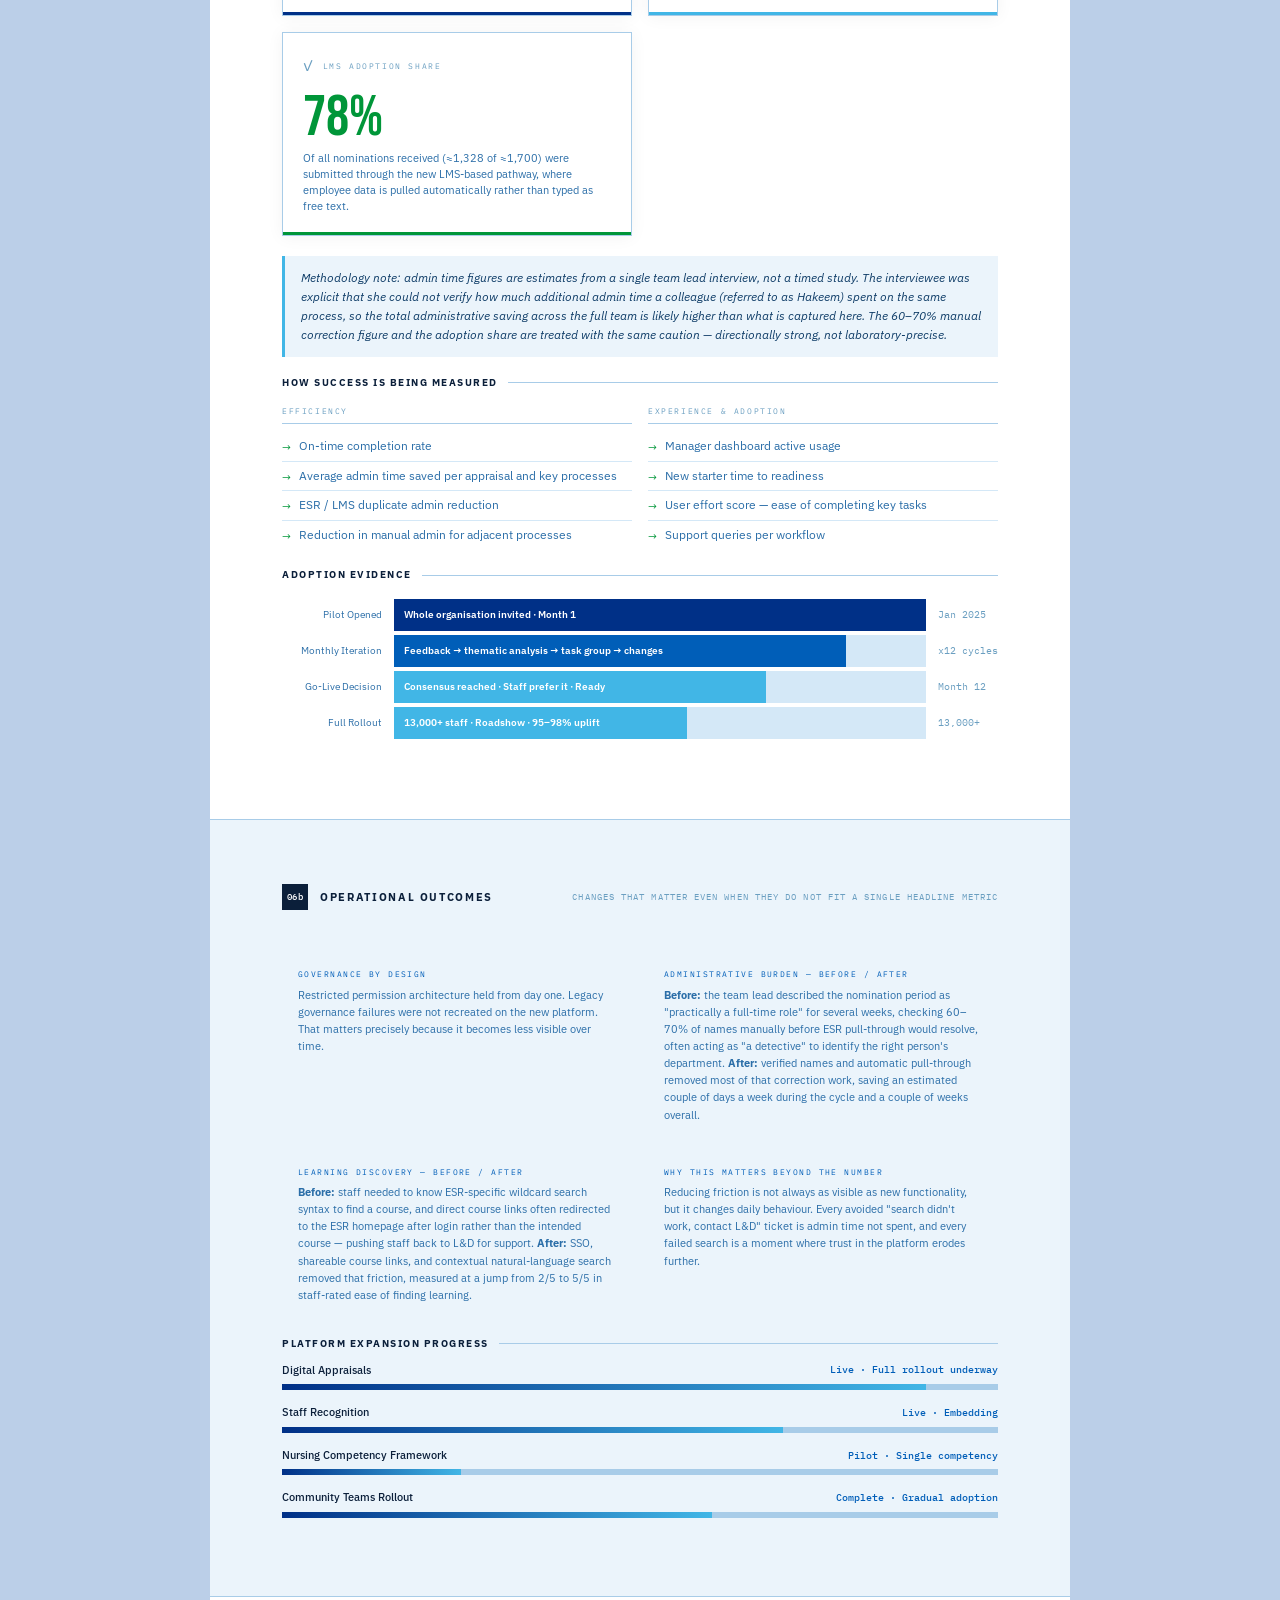
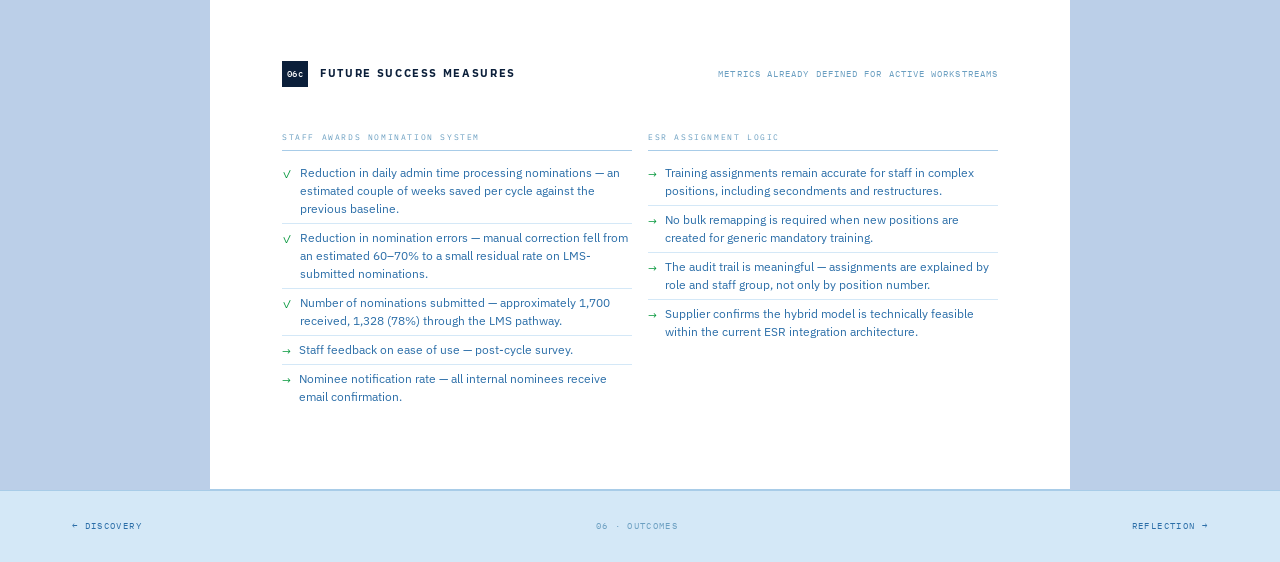
<file: outcomes.html>
<!DOCTYPE html>
<html lang="en">
<head>
<meta charset="UTF-8">
<meta name="viewport" content="width=device-width, initial-scale=1.0">
<title>Outcomes — CS·01</title>
<link href="https://fonts.googleapis.com/css2?family=Bebas+Neue&family=Instrument+Serif:ital@0;1&family=IBM+Plex+Sans:wght@300;400;500;600;700&family=IBM+Plex+Mono:wght@400;500&display=swap" rel="stylesheet">
<link rel="stylesheet" href="style.css">
</head>
<body>

<nav class="top-nav" aria-label="Document navigation">
  <div class="top-nav-inner">
    <a href="index.html" class="top-nav-brand">CS·01</a>
    <div class="top-nav-links">
      <a href="index.html">01 · Overview</a>
      <a href="context.html">02 · Context</a>
      <a href="strategy.html">03 · Strategy</a>
      <a href="decisions.html">04 · Decisions</a>
      <a href="discovery.html">05 · Discovery</a>
      <a href="outcomes.html">06 · Outcomes</a>
      <a href="reflection.html">07 · Reflection</a>
    </div>
  </div>
</nav>

<div class="reading-progress" aria-hidden="true">
  <div class="reading-progress-fill"></div>
</div>

<div class="document">

<div class="section" id="outcomes">
  <div class="section-label">
    <div class="section-num">06</div>
    <div class="section-title-text">Outcomes</div>
    <div class="section-subtitle-text">Measured outcomes, operational changes, and future success measures</div>
  </div>

  <p class="prose">For an NHS enterprise platform, success is not one metric. Some outcomes are directly measured. Some are operational improvements that become visible because manual work disappears or governance failures stop recurring. Others are still future measures because the workstream is active rather than finished.</p>

  <div class="sub-title">Measured Outcomes — Digital Appraisals</div>
  <div class="kpi-dashboard">
    <div class="kpi-card kpi-blue">
      <div class="kpi-label"><span class="kpi-icon">👥</span> Platform Scale</div>
      <div class="kpi-number">20K</div>
      <div class="kpi-desc">Staff now have access to a learning platform that works. Given the inherited state, that is not a small baseline shift.</div>
    </div>
    <div class="kpi-card kpi-green">
      <div class="kpi-label"><span class="kpi-icon">📋</span> Appraisal Transformation</div>
      <div class="kpi-number">13K+</div>
      <div class="kpi-desc">Staff moved from paper to fully digital appraisals after a 12-month controlled pilot.</div>
    </div>
    <div class="kpi-card kpi-accent">
      <div class="kpi-label"><span class="kpi-icon">🚀</span> Roadshow Impact</div>
      <div class="kpi-number">95%+</div>
      <div class="kpi-desc">Increase in appraisal completions among participating staff during the roadshow period. System data, not a survey.</div>
    </div>
    <div class="kpi-card kpi-navy">
      <div class="kpi-label"><span class="kpi-icon">⏱</span> Time Saved</div>
      <div class="kpi-number">20–30</div>
      <div class="kpi-desc">Minutes saved per appraisal on average since moving from paper to digital.</div>
    </div>
  </div>

  <div class="sub-title">Measured Outcomes — Learning Discovery &amp; Access</div>
  <p class="prose">The legacy ESR platform required staff to know ESR-specific wildcard search syntax to find a course, and direct course links often redirected to the ESR homepage after login rather than the intended course. A live survey was run across five appraisal and LMS training sessions to measure whether the new LMS actually fixed this.</p>
  <div class="kpi-dashboard">
    <div class="kpi-card kpi-green">
      <div class="kpi-label"><span class="kpi-icon">🔍</span> Search Satisfaction — Before</div>
      <div class="kpi-number">2<span class="unit">/5</span></div>
      <div class="kpi-desc">Average staff rating for ease of finding learning on the legacy ESR platform.</div>
    </div>
    <div class="kpi-card kpi-green">
      <div class="kpi-label"><span class="kpi-icon">✓</span> Search Satisfaction — After</div>
      <div class="kpi-number">5<span class="unit">/5</span></div>
      <div class="kpi-desc">Average staff rating for ease of finding learning on the new LMS, following SSO and contextual search.</div>
    </div>
    <div class="kpi-card kpi-navy">
      <div class="kpi-label"><span class="kpi-icon">📊</span> Survey Sample</div>
      <div class="kpi-number">100</div>
      <div class="kpi-desc">Staff respondents surveyed live across five separate appraisal and LMS training sessions.</div>
    </div>
  </div>
  <div class="callout">Methodology note: this was a convenience sample gathered during training sessions, not a random cross-section of all staff — respondents were people already engaged enough to attend training, which likely skews toward more digitally confident users. The direction of the result (2/5 to 5/5) is still a meaningful signal, but it should be read as sentiment from an engaged subgroup rather than a Trust-wide baseline.</div>

  <div class="sub-title">Measured Outcomes — Staff Recognition (OSCAS)</div>
  <p class="prose">The previous nomination process relied on free-text submission, daily manual ESR cross-referencing, and spreadsheet reconciliation. The figures below come from a structured before/after interview with the People Support team lead responsible for processing nominations, validated against system data on nomination volume.</p>
  <div class="kpi-dashboard">
    <div class="kpi-card kpi-navy">
      <div class="kpi-label"><span class="kpi-icon">⏱</span> Admin Time Saved</div>
      <div class="kpi-number">2+</div>
      <div class="kpi-desc">Weeks of admin effort cut from the cycle overall, with roughly a couple of days a week saved during the active nomination period — verified names and pull-through removed the bulk of manual correction work.</div>
    </div>
    <div class="kpi-card kpi-accent">
      <div class="kpi-label"><span class="kpi-icon">⚠</span> Manual Correction Rate — Before</div>
      <div class="kpi-number">60–70%</div>
      <div class="kpi-desc">Of nominations in the previous cycle required manual name correction or ESR pull-through before a VLOOKUP would resolve. Data quality issues included misspellings, missing capitalisation, and hidden hard spaces.</div>
    </div>
    <div class="kpi-card kpi-green">
      <div class="kpi-label"><span class="kpi-icon">✓</span> LMS Adoption Share</div>
      <div class="kpi-number">78%</div>
      <div class="kpi-desc">Of all nominations received (≈1,328 of ≈1,700) were submitted through the new LMS-based pathway, where employee data is pulled automatically rather than typed as free text.</div>
    </div>
  </div>
  <div class="callout">Methodology note: admin time figures are estimates from a single team lead interview, not a timed study. The interviewee was explicit that she could not verify how much additional admin time a colleague (referred to as Hakeem) spent on the same process, so the total administrative saving across the full team is likely higher than what is captured here. The 60–70% manual correction figure and the adoption share are treated with the same caution — directionally strong, not laboratory-precise.</div>

  <div class="sub-title">How Success Is Being Measured</div>
  <div class="two-col">
    <div>
      <div class="artefact-section-title">Efficiency</div>
      <div class="ac-item"><span class="ac-check">→</span>On-time completion rate</div>
      <div class="ac-item"><span class="ac-check">→</span>Average admin time saved per appraisal and key processes</div>
      <div class="ac-item"><span class="ac-check">→</span>ESR / LMS duplicate admin reduction</div>
      <div class="ac-item"><span class="ac-check">→</span>Reduction in manual admin for adjacent processes</div>
    </div>
    <div>
      <div class="artefact-section-title">Experience &amp; Adoption</div>
      <div class="ac-item"><span class="ac-check">→</span>Manager dashboard active usage</div>
      <div class="ac-item"><span class="ac-check">→</span>New starter time to readiness</div>
      <div class="ac-item"><span class="ac-check">→</span>User effort score — ease of completing key tasks</div>
      <div class="ac-item"><span class="ac-check">→</span>Support queries per workflow</div>
    </div>
  </div>

  <div class="sub-title">Adoption Evidence</div>
  <div class="funnel">
    <div class="funnel-stage">
      <div class="funnel-label">Pilot Opened</div>
      <div class="funnel-bar-wrap">
        <div class="funnel-bar-fill" style="width: 100%; background: var(--navy);">
          <div class="funnel-bar-text">Whole organisation invited · Month 1</div>
        </div>
      </div>
      <div class="funnel-count">Jan 2025</div>
    </div>
    <div class="funnel-stage">
      <div class="funnel-label">Monthly Iteration</div>
      <div class="funnel-bar-wrap">
        <div class="funnel-bar-fill" style="width: 85%; background: var(--blue);">
          <div class="funnel-bar-text">Feedback → thematic analysis → task group → changes</div>
        </div>
      </div>
      <div class="funnel-count">x12 cycles</div>
    </div>
    <div class="funnel-stage">
      <div class="funnel-label">Go-Live Decision</div>
      <div class="funnel-bar-wrap">
        <div class="funnel-bar-fill" style="width: 70%; background: var(--blue-bright);">
          <div class="funnel-bar-text">Consensus reached · Staff prefer it · Ready</div>
        </div>
      </div>
      <div class="funnel-count">Month 12</div>
    </div>
    <div class="funnel-stage">
      <div class="funnel-label">Full Rollout</div>
      <div class="funnel-bar-wrap">
        <div class="funnel-bar-fill" style="width: 55%; background: var(--accent);">
          <div class="funnel-bar-text">13,000+ staff · Roadshow · 95–98% uplift</div>
        </div>
      </div>
      <div class="funnel-count">13,000+</div>
    </div>
  </div>
</div>

<div class="section section-alt" id="operational-outcomes">
  <div class="section-label">
    <div class="section-num">06b</div>
    <div class="section-title-text">Operational Outcomes</div>
    <div class="section-subtitle-text">Changes that matter even when they do not fit a single headline metric</div>
  </div>

  <div class="two-col">
    <div class="col-block">
      <div class="col-block-title">Governance by Design</div>
      <p>Restricted permission architecture held from day one. Legacy governance failures were not recreated on the new platform. That matters precisely because it becomes less visible over time.</p>
    </div>
    <div class="col-block">
      <div class="col-block-title">Administrative Burden — Before / After</div>
      <p><strong>Before:</strong> the team lead described the nomination period as "practically a full-time role" for several weeks, checking 60–70% of names manually before ESR pull-through would resolve, often acting as "a detective" to identify the right person's department. <strong>After:</strong> verified names and automatic pull-through removed most of that correction work, saving an estimated couple of days a week during the cycle and a couple of weeks overall.</p>
    </div>
  </div>

  <div class="two-col">
    <div class="col-block">
      <div class="col-block-title">Learning Discovery — Before / After</div>
      <p><strong>Before:</strong> staff needed to know ESR-specific wildcard search syntax to find a course, and direct course links often redirected to the ESR homepage after login rather than the intended course — pushing staff back to L&amp;D for support. <strong>After:</strong> SSO, shareable course links, and contextual natural-language search removed that friction, measured at a jump from 2/5 to 5/5 in staff-rated ease of finding learning.</p>
    </div>
    <div class="col-block">
      <div class="col-block-title">Why This Matters Beyond the Number</div>
      <p>Reducing friction is not always as visible as new functionality, but it changes daily behaviour. Every avoided "search didn't work, contact L&amp;D" ticket is admin time not spent, and every failed search is a moment where trust in the platform erodes further.</p>
    </div>
  </div>

  <div class="sub-title">Platform Expansion Progress</div>
  <div class="progress-item">
    <div class="progress-label-row">
      <div class="progress-label">Digital Appraisals</div>
      <div class="progress-value">Live · Full rollout underway</div>
    </div>
    <div class="progress-bar"><div class="progress-fill" style="width: 90%;"></div></div>
  </div>
  <div class="progress-item">
    <div class="progress-label-row">
      <div class="progress-label">Staff Recognition</div>
      <div class="progress-value">Live · Embedding</div>
    </div>
    <div class="progress-bar"><div class="progress-fill" style="width: 70%;"></div></div>
  </div>
  <div class="progress-item">
    <div class="progress-label-row">
      <div class="progress-label">Nursing Competency Framework</div>
      <div class="progress-value">Pilot · Single competency</div>
    </div>
    <div class="progress-bar"><div class="progress-fill" style="width: 25%;"></div></div>
  </div>
  <div class="progress-item">
    <div class="progress-label-row">
      <div class="progress-label">Community Teams Rollout</div>
      <div class="progress-value">Complete · Gradual adoption</div>
    </div>
    <div class="progress-bar"><div class="progress-fill" style="width: 60%;"></div></div>
  </div>
</div>

<div class="section" id="future-measures">
  <div class="section-label">
    <div class="section-num">06c</div>
    <div class="section-title-text">Future Success Measures</div>
    <div class="section-subtitle-text">Metrics already defined for active workstreams</div>
  </div>

  <div class="two-col">
    <div>
      <div class="artefact-section-title">Staff Awards Nomination System</div>
      <div class="ac-item"><span class="ac-check">✓</span>Reduction in daily admin time processing nominations — an estimated couple of weeks saved per cycle against the previous baseline.</div>
      <div class="ac-item"><span class="ac-check">✓</span>Reduction in nomination errors — manual correction fell from an estimated 60–70% to a small residual rate on LMS-submitted nominations.</div>
      <div class="ac-item"><span class="ac-check">✓</span>Number of nominations submitted — approximately 1,700 received, 1,328 (78%) through the LMS pathway.</div>
      <div class="ac-item"><span class="ac-check">→</span>Staff feedback on ease of use — post-cycle survey.</div>
      <div class="ac-item"><span class="ac-check">→</span>Nominee notification rate — all internal nominees receive email confirmation.</div>
    </div>
    <div>
      <div class="artefact-section-title">ESR Assignment Logic</div>
      <div class="ac-item"><span class="ac-check">→</span>Training assignments remain accurate for staff in complex positions, including secondments and restructures.</div>
      <div class="ac-item"><span class="ac-check">→</span>No bulk remapping is required when new positions are created for generic mandatory training.</div>
      <div class="ac-item"><span class="ac-check">→</span>The audit trail is meaningful — assignments are explained by role and staff group, not only by position number.</div>
      <div class="ac-item"><span class="ac-check">→</span>Supplier confirms the hybrid model is technically feasible within the current ESR integration architecture.</div>
    </div>
  </div>
</div>

</div>

<nav class="page-nav" aria-label="Page navigation">
  <a href="discovery.html" class="page-nav-link">← Discovery</a>
  <span class="page-nav-title">06 · Outcomes</span>
  <a href="reflection.html" class="page-nav-link">Reflection →</a>
</nav>

<script src="script.js"></script>
</body>
</html>
</file>
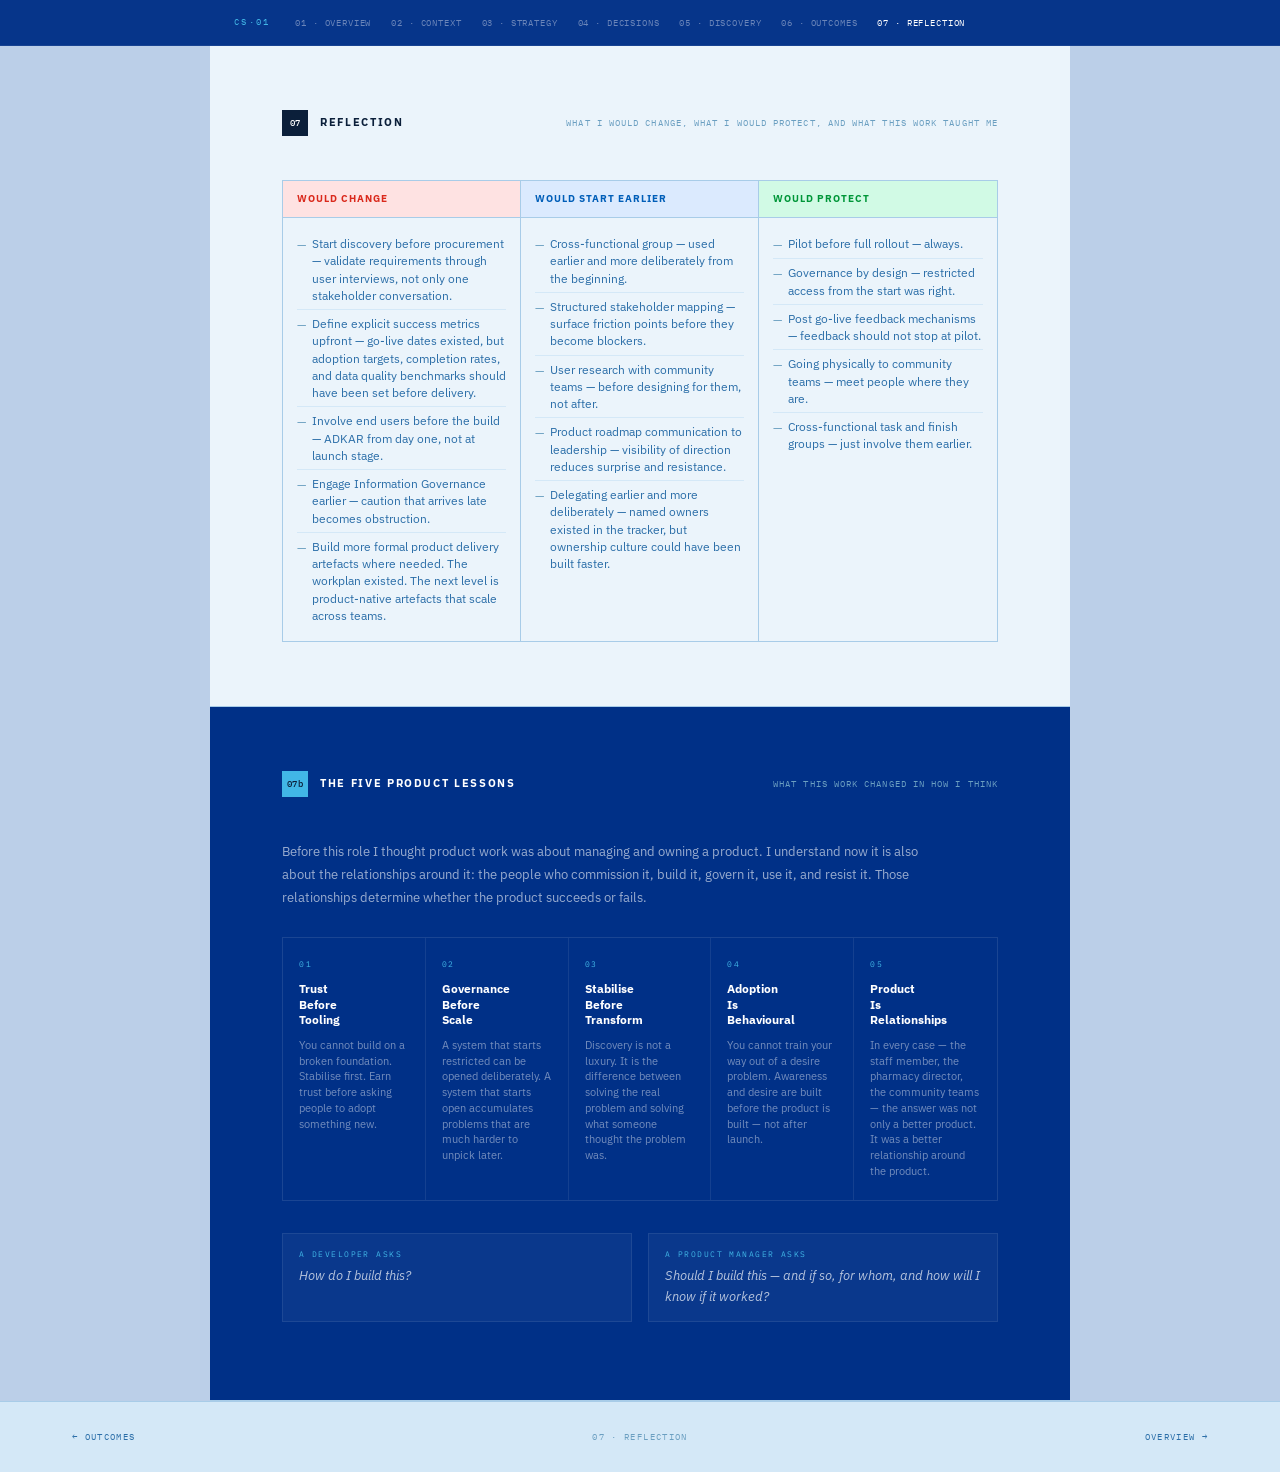
<file: reflection.html>
<!DOCTYPE html>
<html lang="en">
<head>
<meta charset="UTF-8">
<meta name="viewport" content="width=device-width, initial-scale=1.0">
<title>Reflection — CS·01</title>
<link href="https://fonts.googleapis.com/css2?family=Bebas+Neue&family=Instrument+Serif:ital@0;1&family=IBM+Plex+Sans:wght@300;400;500;600;700&family=IBM+Plex+Mono:wght@400;500&display=swap" rel="stylesheet">
<link rel="stylesheet" href="style.css">
</head>
<body>

<nav class="top-nav" aria-label="Document navigation">
  <div class="top-nav-inner">
    <a href="index.html" class="top-nav-brand">CS·01</a>
    <div class="top-nav-links">
      <a href="index.html">01 · Overview</a>
      <a href="context.html">02 · Context</a>
      <a href="strategy.html">03 · Strategy</a>
      <a href="decisions.html">04 · Decisions</a>
      <a href="discovery.html">05 · Discovery</a>
      <a href="outcomes.html">06 · Outcomes</a>
      <a href="reflection.html">07 · Reflection</a>
    </div>
  </div>
</nav>

<div class="reading-progress" aria-hidden="true">
  <div class="reading-progress-fill"></div>
</div>

<div class="document">

<div class="section section-alt" id="retrospective">
  <div class="section-label">
    <div class="section-num">07</div>
    <div class="section-title-text">Reflection</div>
    <div class="section-subtitle-text">What I would change, what I would protect, and what this work taught me</div>
  </div>

  <div class="ssp-grid">
    <div class="ssp-col ssp-stop">
      <div class="ssp-head">Would Change</div>
      <div class="ssp-body">
        <div class="ssp-item"><span class="ssp-bullet">—</span>Start discovery before procurement — validate requirements through user interviews, not only one stakeholder conversation.</div>
        <div class="ssp-item"><span class="ssp-bullet">—</span>Define explicit success metrics upfront — go-live dates existed, but adoption targets, completion rates, and data quality benchmarks should have been set before delivery.</div>
        <div class="ssp-item"><span class="ssp-bullet">—</span>Involve end users before the build — ADKAR from day one, not at launch stage.</div>
        <div class="ssp-item"><span class="ssp-bullet">—</span>Engage Information Governance earlier — caution that arrives late becomes obstruction.</div>
        <div class="ssp-item"><span class="ssp-bullet">—</span>Build more formal product delivery artefacts where needed. The workplan existed. The next level is product-native artefacts that scale across teams.</div>
      </div>
    </div>
    <div class="ssp-col ssp-start">
      <div class="ssp-head">Would Start Earlier</div>
      <div class="ssp-body">
        <div class="ssp-item"><span class="ssp-bullet">—</span>Cross-functional group — used earlier and more deliberately from the beginning.</div>
        <div class="ssp-item"><span class="ssp-bullet">—</span>Structured stakeholder mapping — surface friction points before they become blockers.</div>
        <div class="ssp-item"><span class="ssp-bullet">—</span>User research with community teams — before designing for them, not after.</div>
        <div class="ssp-item"><span class="ssp-bullet">—</span>Product roadmap communication to leadership — visibility of direction reduces surprise and resistance.</div>
        <div class="ssp-item"><span class="ssp-bullet">—</span>Delegating earlier and more deliberately — named owners existed in the tracker, but ownership culture could have been built faster.</div>
      </div>
    </div>
    <div class="ssp-col ssp-protect">
      <div class="ssp-head">Would Protect</div>
      <div class="ssp-body">
        <div class="ssp-item"><span class="ssp-bullet">—</span>Pilot before full rollout — always.</div>
        <div class="ssp-item"><span class="ssp-bullet">—</span>Governance by design — restricted access from the start was right.</div>
        <div class="ssp-item"><span class="ssp-bullet">—</span>Post go-live feedback mechanisms — feedback should not stop at pilot.</div>
        <div class="ssp-item"><span class="ssp-bullet">—</span>Going physically to community teams — meet people where they are.</div>
        <div class="ssp-item"><span class="ssp-bullet">—</span>Cross-functional task and finish groups — just involve them earlier.</div>
      </div>
    </div>
  </div>
</div>

<div class="section section-dark" id="lessons">
  <div class="section-label">
    <div class="section-num">07b</div>
    <div class="section-title-text">The Five Product Lessons</div>
    <div class="section-subtitle-text">What this work changed in how I think</div>
  </div>

  <p style="font-size: 13px; color: rgba(255,255,255,0.6); line-height: 1.75; margin-bottom: 28px; max-width: 640px;">Before this role I thought product work was about managing and owning a product. I understand now it is also about the relationships around it: the people who commission it, build it, govern it, use it, and resist it. Those relationships determine whether the product succeeds or fails.</p>

  <div class="lessons-grid">
    <div class="lesson-card">
      <div class="lesson-num">01</div>
      <div class="lesson-title">Trust<span class="break">Before</span>Tooling</div>
      <div class="lesson-sub">You cannot build on a broken foundation. Stabilise first. Earn trust before asking people to adopt something new.</div>
    </div>
    <div class="lesson-card">
      <div class="lesson-num">02</div>
      <div class="lesson-title">Governance<span class="break">Before</span>Scale</div>
      <div class="lesson-sub">A system that starts restricted can be opened deliberately. A system that starts open accumulates problems that are much harder to unpick later.</div>
    </div>
    <div class="lesson-card">
      <div class="lesson-num">03</div>
      <div class="lesson-title">Stabilise<span class="break">Before</span>Transform</div>
      <div class="lesson-sub">Discovery is not a luxury. It is the difference between solving the real problem and solving what someone thought the problem was.</div>
    </div>
    <div class="lesson-card">
      <div class="lesson-num">04</div>
      <div class="lesson-title">Adoption<span class="break">Is</span>Behavioural</div>
      <div class="lesson-sub">You cannot train your way out of a desire problem. Awareness and desire are built before the product is built — not after launch.</div>
    </div>
    <div class="lesson-card">
      <div class="lesson-num">05</div>
      <div class="lesson-title">Product<span class="break">Is</span>Relationships</div>
      <div class="lesson-sub">In every case — the staff member, the pharmacy director, the community teams — the answer was not only a better product. It was a better relationship around the product.</div>
    </div>
  </div>

  <div style="margin-top: 32px;">
    <div class="two-col">
      <div class="col-block" style="background: rgba(255,255,255,0.04); border: 1px solid rgba(255,255,255,0.08);">
        <div class="col-block-title" style="color: var(--accent);">A developer asks</div>
        <p style="color: rgba(255,255,255,0.7); font-style: italic; font-size: 13px;">How do I build this?</p>
      </div>
      <div class="col-block" style="background: rgba(255,255,255,0.04); border: 1px solid rgba(255,255,255,0.08);">
        <div class="col-block-title" style="color: var(--accent);">A product manager asks</div>
        <p style="color: rgba(255,255,255,0.7); font-style: italic; font-size: 13px;">Should I build this — and if so, for whom, and how will I know if it worked?</p>
      </div>
    </div>
  </div>
</div>

</div>

<nav class="page-nav" aria-label="Page navigation">
  <a href="outcomes.html" class="page-nav-link">← Outcomes</a>
  <span class="page-nav-title">07 · Reflection</span>
  <a href="index.html" class="page-nav-link">Overview →</a>
</nav>

<script src="script.js"></script>
</body>
</html>
</file>
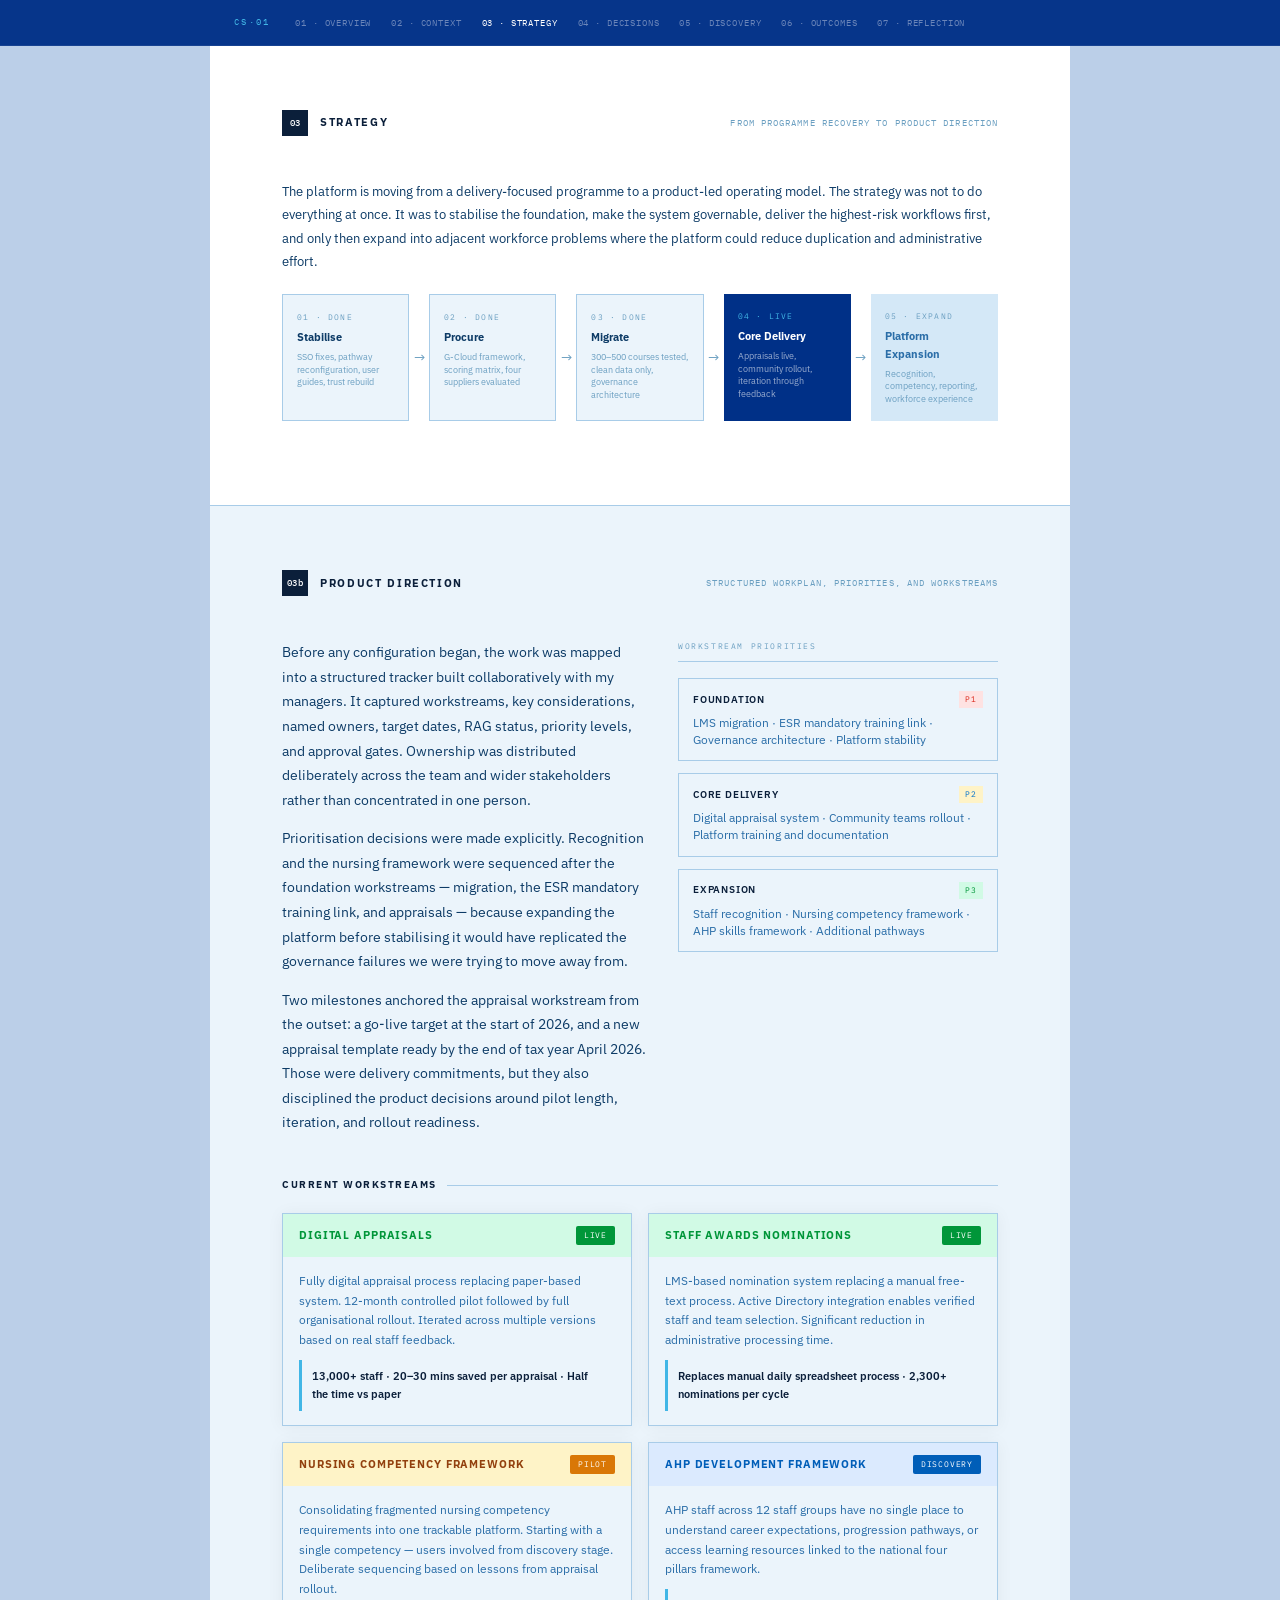
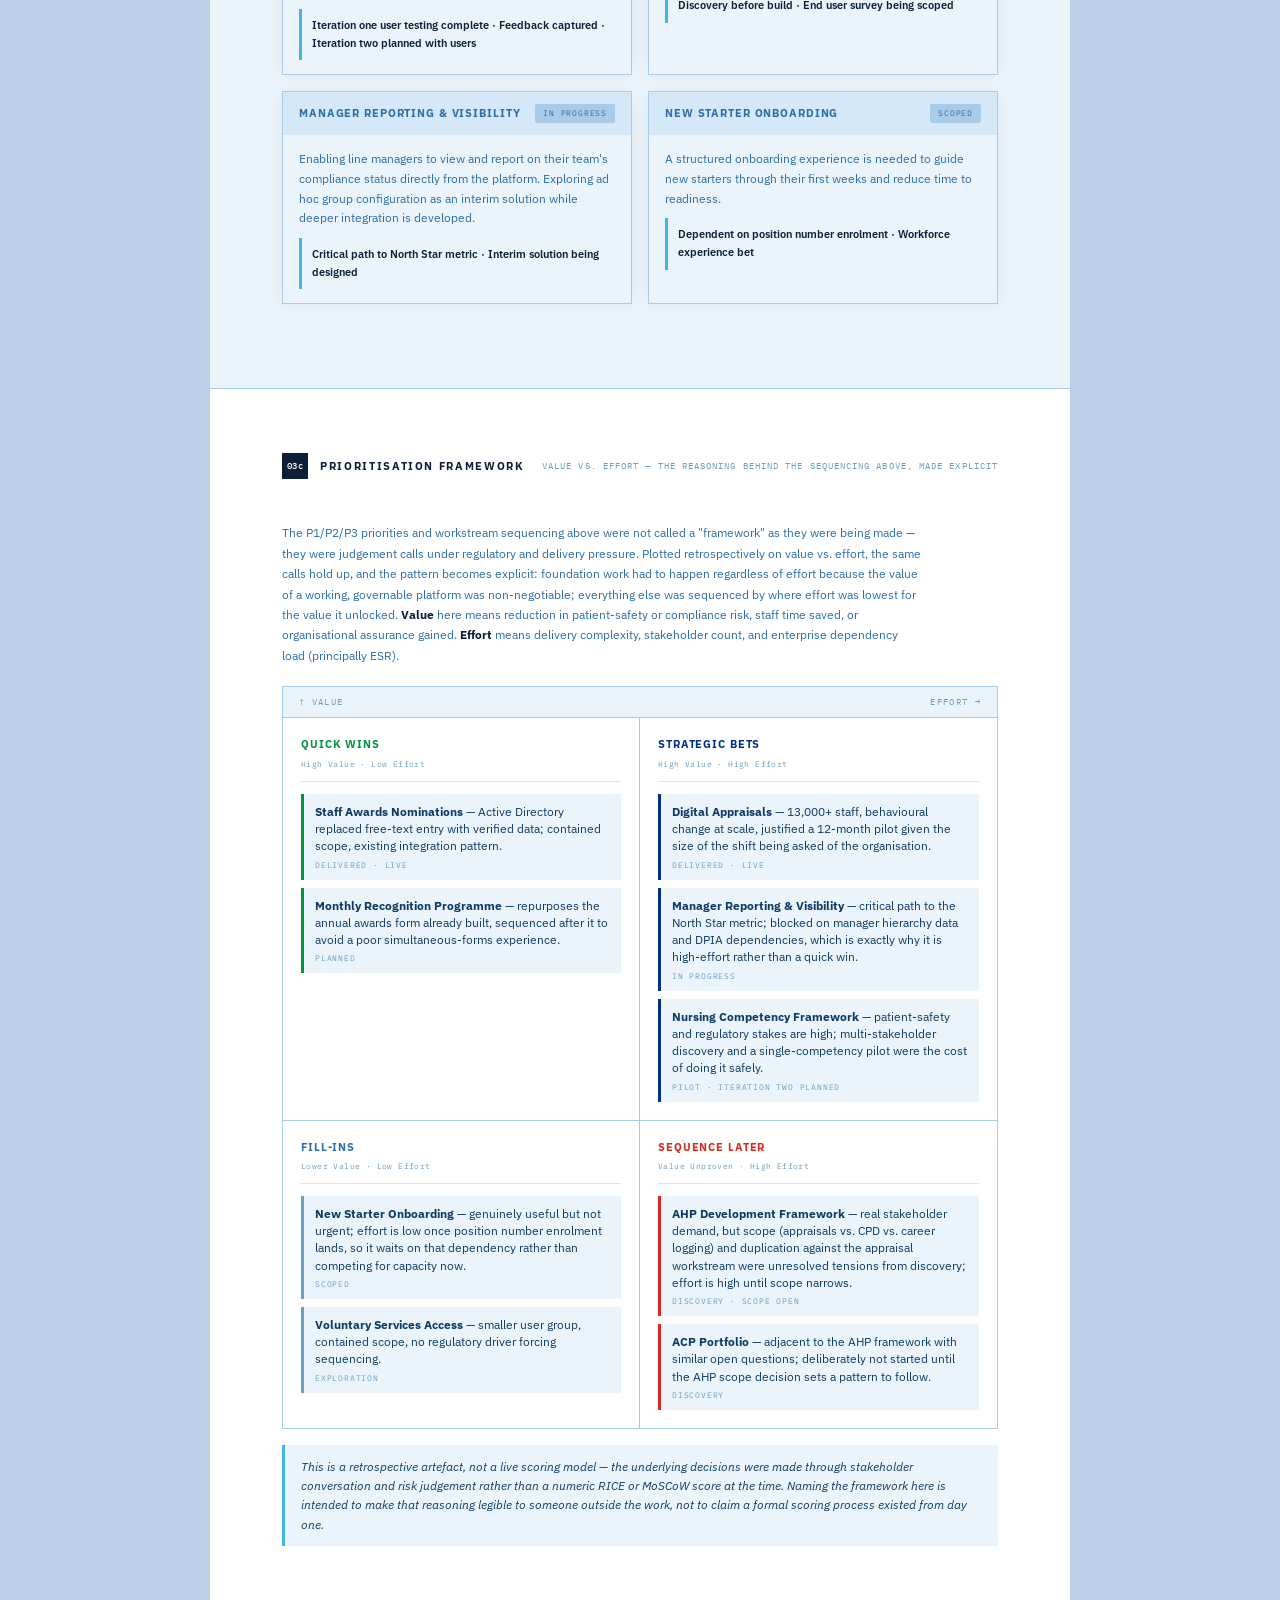
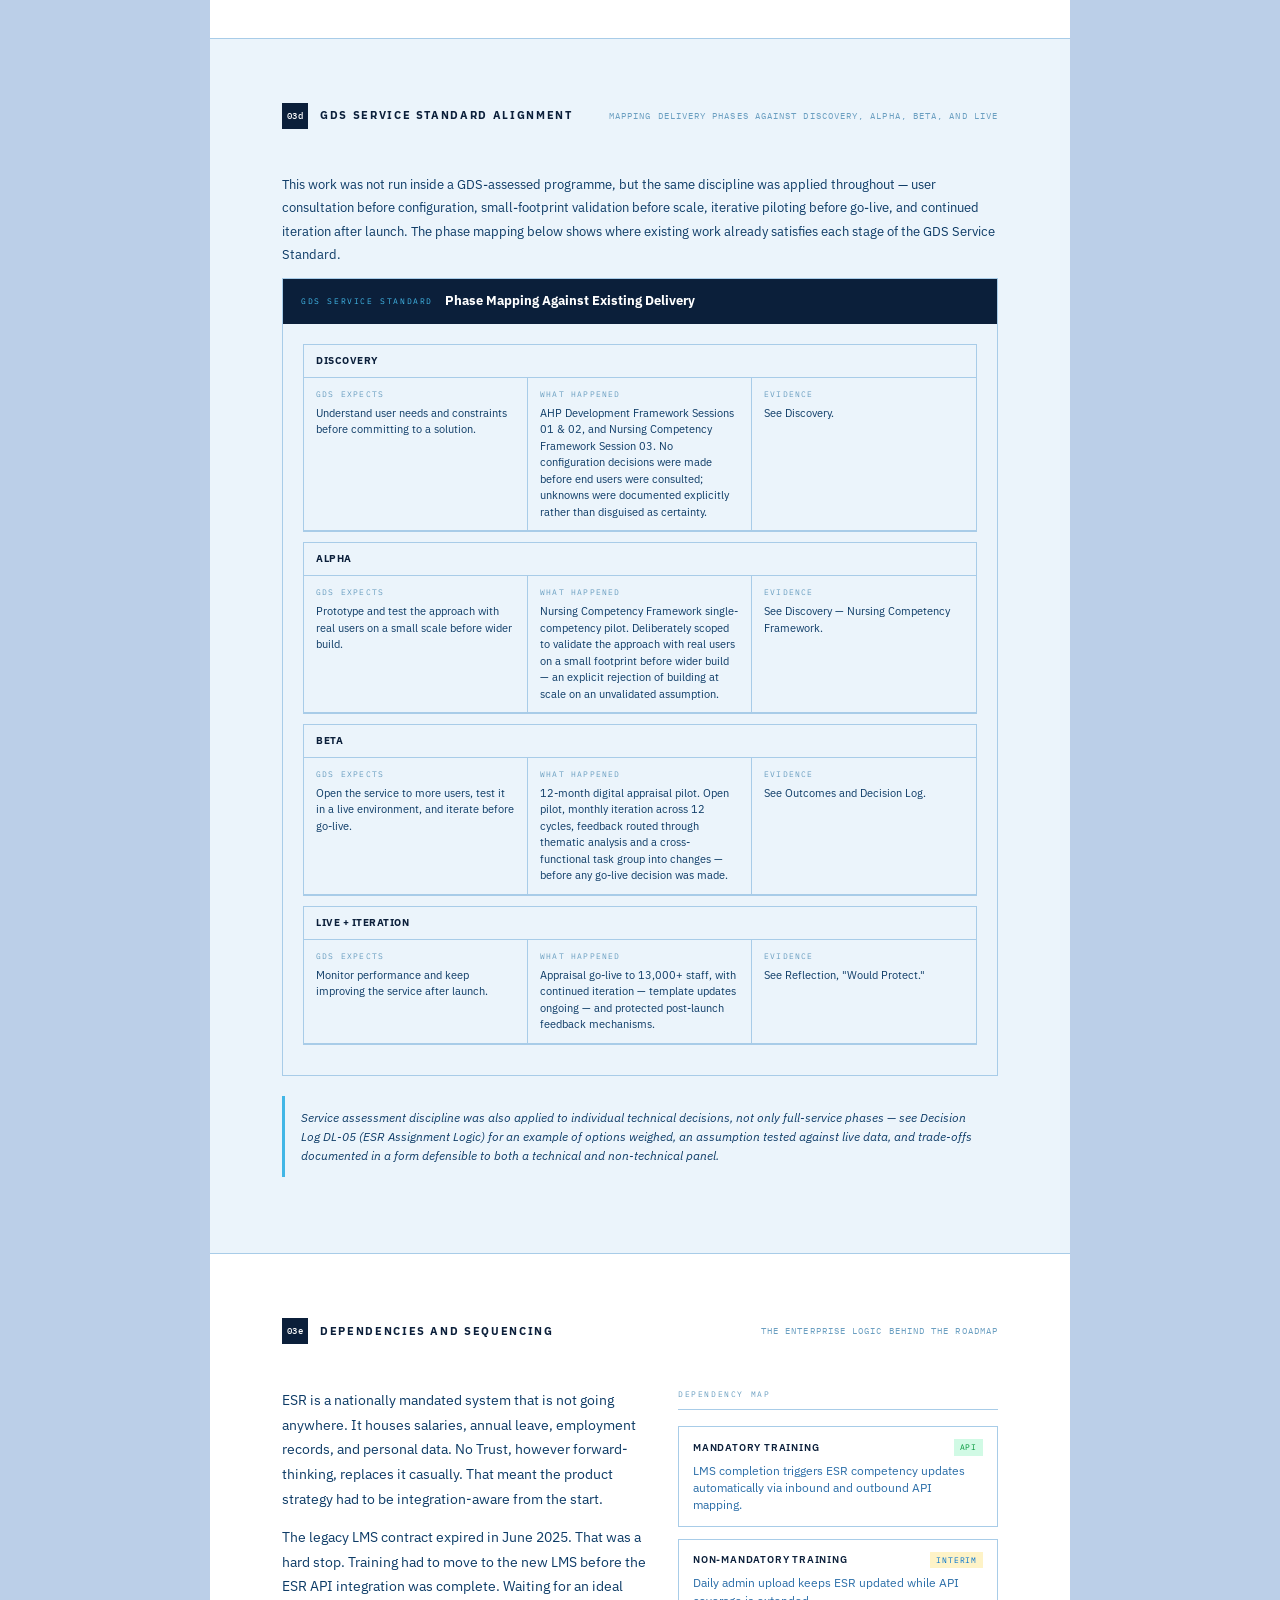
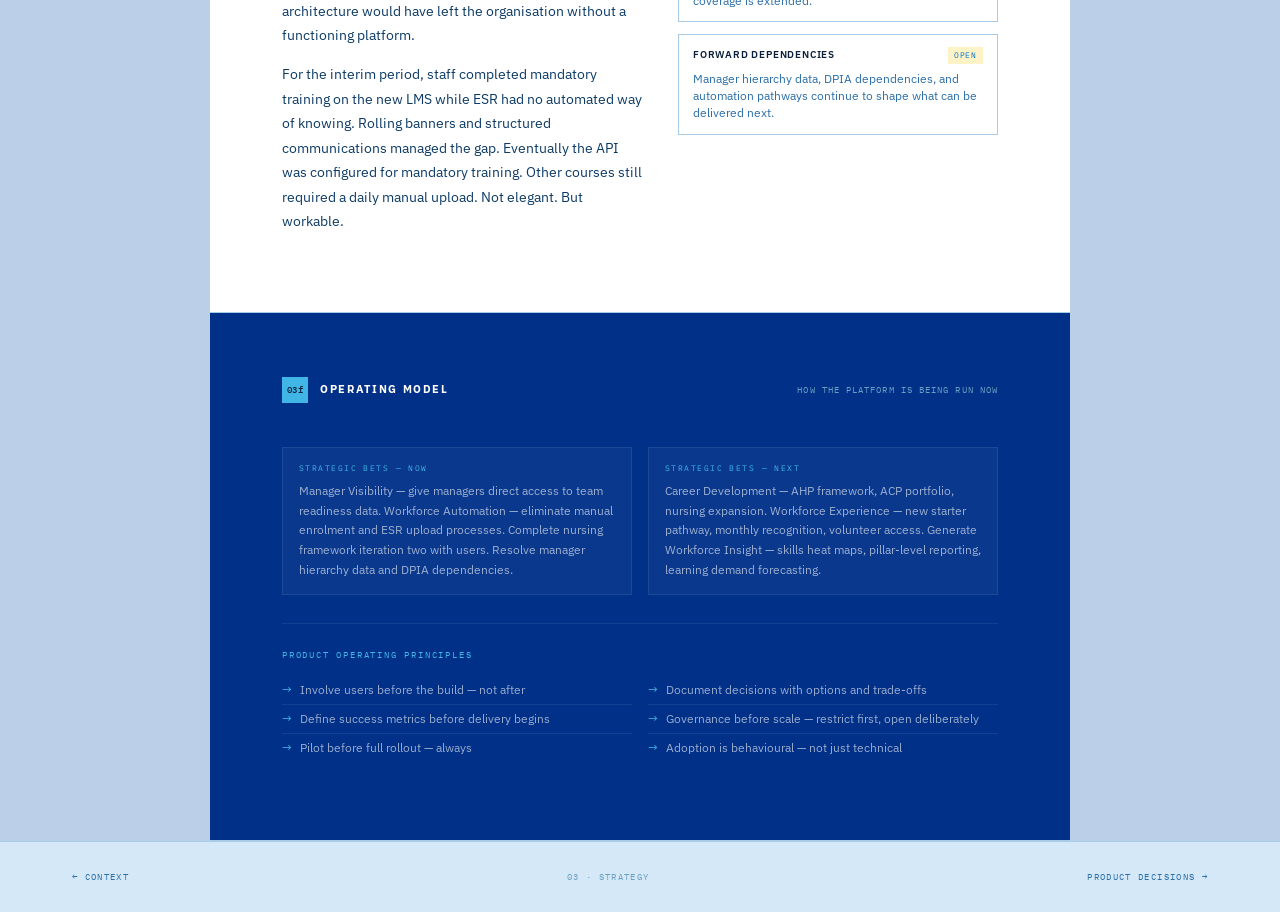
<file: strategy.html>
<!DOCTYPE html>
<html lang="en">
<head>
<meta charset="UTF-8">
<meta name="viewport" content="width=device-width, initial-scale=1.0">
<title>Strategy — CS·01</title>
<link href="https://fonts.googleapis.com/css2?family=Bebas+Neue&family=Instrument+Serif:ital@0;1&family=IBM+Plex+Sans:wght@300;400;500;600;700&family=IBM+Plex+Mono:wght@400;500&display=swap" rel="stylesheet">
<link rel="stylesheet" href="style.css">
</head>
<body>

<nav class="top-nav" aria-label="Document navigation">
  <div class="top-nav-inner">
    <a href="index.html" class="top-nav-brand">CS·01</a>
    <div class="top-nav-links">
      <a href="index.html">01 · Overview</a>
      <a href="context.html">02 · Context</a>
      <a href="strategy.html">03 · Strategy</a>
      <a href="decisions.html">04 · Decisions</a>
      <a href="discovery.html">05 · Discovery</a>
      <a href="outcomes.html">06 · Outcomes</a>
      <a href="reflection.html">07 · Reflection</a>
    </div>
  </div>
</nav>

<div class="reading-progress" aria-hidden="true">
  <div class="reading-progress-fill"></div>
</div>

<div class="document">

<div class="section" id="strategy">
  <div class="section-label">
    <div class="section-num">03</div>
    <div class="section-title-text">Strategy</div>
    <div class="section-subtitle-text">From programme recovery to product direction</div>
  </div>

  <p class="prose">The platform is moving from a delivery-focused programme to a product-led operating model. The strategy was not to do everything at once. It was to stabilise the foundation, make the system governable, deliver the highest-risk workflows first, and only then expand into adjacent workforce problems where the platform could reduce duplication and administrative effort.</p>

  <div class="journey-map">
    <div class="journey-stage done">
      <div class="journey-stage-inner">
        <div class="journey-num">01 · DONE</div>
        <div class="journey-label">Stabilise</div>
        <div class="journey-sub">SSO fixes, pathway reconfiguration, user guides, trust rebuild</div>
      </div>
    </div>
    <div class="journey-arrow">→</div>
    <div class="journey-stage done">
      <div class="journey-stage-inner">
        <div class="journey-num">02 · DONE</div>
        <div class="journey-label">Procure</div>
        <div class="journey-sub">G-Cloud framework, scoring matrix, four suppliers evaluated</div>
      </div>
    </div>
    <div class="journey-arrow">→</div>
    <div class="journey-stage done">
      <div class="journey-stage-inner">
        <div class="journey-num">03 · DONE</div>
        <div class="journey-label">Migrate</div>
        <div class="journey-sub">300–500 courses tested, clean data only, governance architecture</div>
      </div>
    </div>
    <div class="journey-arrow">→</div>
    <div class="journey-stage active">
      <div class="journey-stage-inner">
        <div class="journey-num">04 · LIVE</div>
        <div class="journey-label">Core Delivery</div>
        <div class="journey-sub">Appraisals live, community rollout, iteration through feedback</div>
      </div>
    </div>
    <div class="journey-arrow">→</div>
    <div class="journey-stage">
      <div class="journey-stage-inner">
        <div class="journey-num">05 · EXPAND</div>
        <div class="journey-label">Platform Expansion</div>
        <div class="journey-sub">Recognition, competency, reporting, workforce experience</div>
      </div>
    </div>
  </div>
</div>

<div class="section section-alt" id="workplan">
  <div class="section-label">
    <div class="section-num">03b</div>
    <div class="section-title-text">Product Direction</div>
    <div class="section-subtitle-text">Structured workplan, priorities, and workstreams</div>
  </div>

  <div class="context-layout">
    <div class="context-narrative">
      <p>Before any configuration began, the work was mapped into a structured tracker built collaboratively with my managers. It captured workstreams, key considerations, named owners, target dates, RAG status, priority levels, and approval gates. Ownership was distributed deliberately across the team and wider stakeholders rather than concentrated in one person.</p>
      <p>Prioritisation decisions were made explicitly. Recognition and the nursing framework were sequenced after the foundation workstreams — migration, the ESR mandatory training link, and appraisals — because expanding the platform before stabilising it would have replicated the governance failures we were trying to move away from.</p>
      <p>Two milestones anchored the appraisal workstream from the outset: a go-live target at the start of 2026, and a new appraisal template ready by the end of tax year April 2026. Those were delivery commitments, but they also disciplined the product decisions around pilot length, iteration, and rollout readiness.</p>
    </div>

    <div class="system-snapshot">
      <div class="snapshot-title">Workstream Priorities</div>
      <div class="risk-card">
        <div class="risk-card-header">
          <div class="risk-card-title">Foundation</div>
          <div class="risk-badge risk-high">P1</div>
        </div>
        <div class="risk-desc">LMS migration · ESR mandatory training link · Governance architecture · Platform stability</div>
      </div>
      <div class="risk-card">
        <div class="risk-card-header">
          <div class="risk-card-title">Core Delivery</div>
          <div class="risk-badge risk-med">P2</div>
        </div>
        <div class="risk-desc">Digital appraisal system · Community teams rollout · Platform training and documentation</div>
      </div>
      <div class="risk-card">
        <div class="risk-card-header">
          <div class="risk-card-title">Expansion</div>
          <div class="risk-badge risk-low">P3</div>
        </div>
        <div class="risk-desc">Staff recognition · Nursing competency framework · AHP skills framework · Additional pathways</div>
      </div>
    </div>
  </div>

  <div class="sub-title" style="margin-top: 28px;">Current Workstreams</div>
  <div class="workstream-grid">
    <div class="workstream-card ws-live">
      <div class="workstream-header">
        <div class="workstream-title">Digital Appraisals</div>
        <div class="workstream-badge">Live</div>
      </div>
      <div class="workstream-body">
        <div class="workstream-desc">Fully digital appraisal process replacing paper-based system. 12-month controlled pilot followed by full organisational rollout. Iterated across multiple versions based on real staff feedback.</div>
        <div class="workstream-impact">13,000+ staff · 20–30 mins saved per appraisal · Half the time vs paper</div>
      </div>
    </div>

    <div class="workstream-card ws-live">
      <div class="workstream-header">
        <div class="workstream-title">Staff Awards Nominations</div>
        <div class="workstream-badge">Live</div>
      </div>
      <div class="workstream-body">
        <div class="workstream-desc">LMS-based nomination system replacing a manual free-text process. Active Directory integration enables verified staff and team selection. Significant reduction in administrative processing time.</div>
        <div class="workstream-impact">Replaces manual daily spreadsheet process · 2,300+ nominations per cycle</div>
      </div>
    </div>

    <div class="workstream-card ws-pilot">
      <div class="workstream-header">
        <div class="workstream-title">Nursing Competency Framework</div>
        <div class="workstream-badge">Pilot</div>
      </div>
      <div class="workstream-body">
        <div class="workstream-desc">Consolidating fragmented nursing competency requirements into one trackable platform. Starting with a single competency — users involved from discovery stage. Deliberate sequencing based on lessons from appraisal rollout.</div>
        <div class="workstream-impact">Iteration one user testing complete · Feedback captured · Iteration two planned with users</div>
      </div>
    </div>

    <div class="workstream-card ws-active">
      <div class="workstream-header">
        <div class="workstream-title">AHP Development Framework</div>
        <div class="workstream-badge">Discovery</div>
      </div>
      <div class="workstream-body">
        <div class="workstream-desc">AHP staff across 12 staff groups have no single place to understand career expectations, progression pathways, or access learning resources linked to the national four pillars framework.</div>
        <div class="workstream-impact">Discovery before build · End user survey being scoped</div>
      </div>
    </div>

    <div class="workstream-card ws-pending">
      <div class="workstream-header">
        <div class="workstream-title">Manager Reporting &amp; Visibility</div>
        <div class="workstream-badge">In Progress</div>
      </div>
      <div class="workstream-body">
        <div class="workstream-desc">Enabling line managers to view and report on their team's compliance status directly from the platform. Exploring ad hoc group configuration as an interim solution while deeper integration is developed.</div>
        <div class="workstream-impact">Critical path to North Star metric · Interim solution being designed</div>
      </div>
    </div>

    <div class="workstream-card ws-pending">
      <div class="workstream-header">
        <div class="workstream-title">New Starter Onboarding</div>
        <div class="workstream-badge">Scoped</div>
      </div>
      <div class="workstream-body">
        <div class="workstream-desc">A structured onboarding experience is needed to guide new starters through their first weeks and reduce time to readiness.</div>
        <div class="workstream-impact">Dependent on position number enrolment · Workforce experience bet</div>
      </div>
    </div>
  </div>
</div>

<div class="section" id="prioritisation">
  <div class="section-label">
    <div class="section-num">03c</div>
    <div class="section-title-text">Prioritisation Framework</div>
    <div class="section-subtitle-text">Value vs. effort — the reasoning behind the sequencing above, made explicit</div>
  </div>

  <div style="margin: 20px 0 28px;">

    <p style="font-size: 12px; color: #2B6EA8; line-height: 1.7; margin-bottom: 20px; max-width: 640px;">The P1/P2/P3 priorities and workstream sequencing above were not called a "framework" as they were being made — they were judgement calls under regulatory and delivery pressure. Plotted retrospectively on value vs. effort, the same calls hold up, and the pattern becomes explicit: foundation work had to happen regardless of effort because the value of a working, governable platform was non-negotiable; everything else was sequenced by where effort was lowest for the value it unlocked. <strong style="color:#0B1F3A;">Value</strong> here means reduction in patient-safety or compliance risk, staff time saved, or organisational assurance gained. <strong style="color:#0B1F3A;">Effort</strong> means delivery complexity, stakeholder count, and enterprise dependency load (principally ESR).</p>

    <div style="border: 1px solid #A8CCE8; overflow: hidden;">

      <!-- Row labels -->
      <div style="display: flex; justify-content: space-between; align-items: center; padding: 8px 16px; background: #EBF4FB; border-bottom: 1px solid #A8CCE8;">
        <span style="font-family: 'IBM Plex Mono', monospace; font-size: 9px; letter-spacing: 0.15em; text-transform: uppercase; color: #6B9FC1;">↑ Value</span>
        <span style="font-family: 'IBM Plex Mono', monospace; font-size: 9px; letter-spacing: 0.15em; text-transform: uppercase; color: #6B9FC1;">Effort →</span>
      </div>

      <!-- Quadrant grid -->
      <div style="display: grid; grid-template-columns: 1fr 1fr;">

        <!-- Quick Wins -->
        <div style="padding: 18px; border-right: 1px solid #A8CCE8; border-bottom: 1px solid #A8CCE8; background: #FFFFFF;">
          <div style="font-size: 11px; font-weight: 700; letter-spacing: 0.08em; text-transform: uppercase; color: #009639; margin-bottom: 4px;">Quick Wins</div>
          <div style="font-family: 'IBM Plex Mono', monospace; font-size: 8px; letter-spacing: 0.05em; color: #6B9FC1; margin-bottom: 12px; padding-bottom: 10px; border-bottom: 1px solid #D4E8F7;">High Value · Low Effort</div>

          <div style="background: #EBF4FB; border-left: 3px solid #009639; padding: 9px 11px; margin-bottom: 8px; font-size: 11.5px; color: #0D3B66; line-height: 1.5;">
            <strong>Staff Awards Nominations</strong> — Active Directory replaced free-text entry with verified data; contained scope, existing integration pattern.
            <span style="display:block; font-family:'IBM Plex Mono', monospace; font-size: 8px; letter-spacing: 0.1em; text-transform: uppercase; color: #6B9FC1; margin-top: 4px;">Delivered · Live</span>
          </div>
          <div style="background: #EBF4FB; border-left: 3px solid #009639; padding: 9px 11px; font-size: 11.5px; color: #0D3B66; line-height: 1.5;">
            <strong>Monthly Recognition Programme</strong> — repurposes the annual awards form already built, sequenced after it to avoid a poor simultaneous-forms experience.
            <span style="display:block; font-family:'IBM Plex Mono', monospace; font-size: 8px; letter-spacing: 0.1em; text-transform: uppercase; color: #6B9FC1; margin-top: 4px;">Planned</span>
          </div>
        </div>

        <!-- Strategic Bets -->
        <div style="padding: 18px; border-bottom: 1px solid #A8CCE8; background: #FFFFFF;">
          <div style="font-size: 11px; font-weight: 700; letter-spacing: 0.08em; text-transform: uppercase; color: #003087; margin-bottom: 4px;">Strategic Bets</div>
          <div style="font-family: 'IBM Plex Mono', monospace; font-size: 8px; letter-spacing: 0.05em; color: #6B9FC1; margin-bottom: 12px; padding-bottom: 10px; border-bottom: 1px solid #D4E8F7;">High Value · High Effort</div>

          <div style="background: #EBF4FB; border-left: 3px solid #003087; padding: 9px 11px; margin-bottom: 8px; font-size: 11.5px; color: #0D3B66; line-height: 1.5;">
            <strong>Digital Appraisals</strong> — 13,000+ staff, behavioural change at scale, justified a 12-month pilot given the size of the shift being asked of the organisation.
            <span style="display:block; font-family:'IBM Plex Mono', monospace; font-size: 8px; letter-spacing: 0.1em; text-transform: uppercase; color: #6B9FC1; margin-top: 4px;">Delivered · Live</span>
          </div>
          <div style="background: #EBF4FB; border-left: 3px solid #003087; padding: 9px 11px; margin-bottom: 8px; font-size: 11.5px; color: #0D3B66; line-height: 1.5;">
            <strong>Manager Reporting &amp; Visibility</strong> — critical path to the North Star metric; blocked on manager hierarchy data and DPIA dependencies, which is exactly why it is high-effort rather than a quick win.
            <span style="display:block; font-family:'IBM Plex Mono', monospace; font-size: 8px; letter-spacing: 0.1em; text-transform: uppercase; color: #6B9FC1; margin-top: 4px;">In Progress</span>
          </div>
          <div style="background: #EBF4FB; border-left: 3px solid #003087; padding: 9px 11px; font-size: 11.5px; color: #0D3B66; line-height: 1.5;">
            <strong>Nursing Competency Framework</strong> — patient-safety and regulatory stakes are high; multi-stakeholder discovery and a single-competency pilot were the cost of doing it safely.
            <span style="display:block; font-family:'IBM Plex Mono', monospace; font-size: 8px; letter-spacing: 0.1em; text-transform: uppercase; color: #6B9FC1; margin-top: 4px;">Pilot · Iteration Two Planned</span>
          </div>
        </div>

        <!-- Fill-ins -->
        <div style="padding: 18px; border-right: 1px solid #A8CCE8; background: #FFFFFF;">
          <div style="font-size: 11px; font-weight: 700; letter-spacing: 0.08em; text-transform: uppercase; color: #2B6EA8; margin-bottom: 4px;">Fill-ins</div>
          <div style="font-family: 'IBM Plex Mono', monospace; font-size: 8px; letter-spacing: 0.05em; color: #6B9FC1; margin-bottom: 12px; padding-bottom: 10px; border-bottom: 1px solid #D4E8F7;">Lower Value · Low Effort</div>

          <div style="background: #EBF4FB; border-left: 3px solid #6B9FC1; padding: 9px 11px; margin-bottom: 8px; font-size: 11.5px; color: #0D3B66; line-height: 1.5;">
            <strong>New Starter Onboarding</strong> — genuinely useful but not urgent; effort is low once position number enrolment lands, so it waits on that dependency rather than competing for capacity now.
            <span style="display:block; font-family:'IBM Plex Mono', monospace; font-size: 8px; letter-spacing: 0.1em; text-transform: uppercase; color: #6B9FC1; margin-top: 4px;">Scoped</span>
          </div>
          <div style="background: #EBF4FB; border-left: 3px solid #6B9FC1; padding: 9px 11px; font-size: 11.5px; color: #0D3B66; line-height: 1.5;">
            <strong>Voluntary Services Access</strong> — smaller user group, contained scope, no regulatory driver forcing sequencing.
            <span style="display:block; font-family:'IBM Plex Mono', monospace; font-size: 8px; letter-spacing: 0.1em; text-transform: uppercase; color: #6B9FC1; margin-top: 4px;">Exploration</span>
          </div>
        </div>

        <!-- Sequence Later -->
        <div style="padding: 18px; background: #FFFFFF;">
          <div style="font-size: 11px; font-weight: 700; letter-spacing: 0.08em; text-transform: uppercase; color: #DA291C; margin-bottom: 4px;">Sequence Later</div>
          <div style="font-family: 'IBM Plex Mono', monospace; font-size: 8px; letter-spacing: 0.05em; color: #6B9FC1; margin-bottom: 12px; padding-bottom: 10px; border-bottom: 1px solid #D4E8F7;">Value Unproven · High Effort</div>

          <div style="background: #EBF4FB; border-left: 3px solid #DA291C; padding: 9px 11px; margin-bottom: 8px; font-size: 11.5px; color: #0D3B66; line-height: 1.5;">
            <strong>AHP Development Framework</strong> — real stakeholder demand, but scope (appraisals vs. CPD vs. career logging) and duplication against the appraisal workstream were unresolved tensions from discovery; effort is high until scope narrows.
            <span style="display:block; font-family:'IBM Plex Mono', monospace; font-size: 8px; letter-spacing: 0.1em; text-transform: uppercase; color: #6B9FC1; margin-top: 4px;">Discovery · Scope Open</span>
          </div>
          <div style="background: #EBF4FB; border-left: 3px solid #DA291C; padding: 9px 11px; font-size: 11.5px; color: #0D3B66; line-height: 1.5;">
            <strong>ACP Portfolio</strong> — adjacent to the AHP framework with similar open questions; deliberately not started until the AHP scope decision sets a pattern to follow.
            <span style="display:block; font-family:'IBM Plex Mono', monospace; font-size: 8px; letter-spacing: 0.1em; text-transform: uppercase; color: #6B9FC1; margin-top: 4px;">Discovery</span>
          </div>
        </div>

      </div>
    </div>

    <div class="callout" style="margin-top: 16px;">This is a retrospective artefact, not a live scoring model — the underlying decisions were made through stakeholder conversation and risk judgement rather than a numeric RICE or MoSCoW score at the time. Naming the framework here is intended to make that reasoning legible to someone outside the work, not to claim a formal scoring process existed from day one.</div>

  </div>
</div>

<div class="section section-alt" id="gds-alignment">
  <div class="section-label">
    <div class="section-num">03d</div>
    <div class="section-title-text">GDS Service Standard Alignment</div>
    <div class="section-subtitle-text">Mapping delivery phases against Discovery, Alpha, Beta, and Live</div>
  </div>

  <p class="prose">This work was not run inside a GDS-assessed programme, but the same discipline was applied throughout — user consultation before configuration, small-footprint validation before scale, iterative piloting before go-live, and continued iteration after launch. The phase mapping below shows where existing work already satisfies each stage of the GDS Service Standard.</p>

  <div class="artefact-block">
    <div class="artefact-header">
      <div class="artefact-tag">GDS Service Standard</div>
      <div class="artefact-title">Phase Mapping Against Existing Delivery</div>
    </div>
    <div class="artefact-body">

      <div class="decision-entry">
        <div class="de-header">Discovery</div>
        <div class="de-grid">
          <div class="de-cell"><div class="de-cell-label">GDS Expects</div><div class="de-cell-value">Understand user needs and constraints before committing to a solution.</div></div>
          <div class="de-cell"><div class="de-cell-label">What Happened</div><div class="de-cell-value">AHP Development Framework Sessions 01 &amp; 02, and Nursing Competency Framework Session 03. No configuration decisions were made before end users were consulted; unknowns were documented explicitly rather than disguised as certainty.</div></div>
          <div class="de-cell"><div class="de-cell-label">Evidence</div><div class="de-cell-value">See Discovery.</div></div>
        </div>
      </div>

      <div class="decision-entry">
        <div class="de-header">Alpha</div>
        <div class="de-grid">
          <div class="de-cell"><div class="de-cell-label">GDS Expects</div><div class="de-cell-value">Prototype and test the approach with real users on a small scale before wider build.</div></div>
          <div class="de-cell"><div class="de-cell-label">What Happened</div><div class="de-cell-value">Nursing Competency Framework single-competency pilot. Deliberately scoped to validate the approach with real users on a small footprint before wider build — an explicit rejection of building at scale on an unvalidated assumption.</div></div>
          <div class="de-cell"><div class="de-cell-label">Evidence</div><div class="de-cell-value">See Discovery — Nursing Competency Framework.</div></div>
        </div>
      </div>

      <div class="decision-entry">
        <div class="de-header">Beta</div>
        <div class="de-grid">
          <div class="de-cell"><div class="de-cell-label">GDS Expects</div><div class="de-cell-value">Open the service to more users, test it in a live environment, and iterate before go-live.</div></div>
          <div class="de-cell"><div class="de-cell-label">What Happened</div><div class="de-cell-value">12-month digital appraisal pilot. Open pilot, monthly iteration across 12 cycles, feedback routed through thematic analysis and a cross-functional task group into changes — before any go-live decision was made.</div></div>
          <div class="de-cell"><div class="de-cell-label">Evidence</div><div class="de-cell-value">See Outcomes and Decision Log.</div></div>
        </div>
      </div>

      <div class="decision-entry">
        <div class="de-header">Live + Iteration</div>
        <div class="de-grid">
          <div class="de-cell"><div class="de-cell-label">GDS Expects</div><div class="de-cell-value">Monitor performance and keep improving the service after launch.</div></div>
          <div class="de-cell"><div class="de-cell-label">What Happened</div><div class="de-cell-value">Appraisal go-live to 13,000+ staff, with continued iteration — template updates ongoing — and protected post-launch feedback mechanisms.</div></div>
          <div class="de-cell"><div class="de-cell-label">Evidence</div><div class="de-cell-value">See Reflection, "Would Protect."</div></div>
        </div>
      </div>

    </div>
  </div>

  <div class="callout">Service assessment discipline was also applied to individual technical decisions, not only full-service phases — see Decision Log DL-05 (ESR Assignment Logic) for an example of options weighed, an assumption tested against live data, and trade-offs documented in a form defensible to both a technical and non-technical panel.</div>
</div>

<div class="section" id="dependencies">
  <div class="section-label">
    <div class="section-num">03e</div>
    <div class="section-title-text">Dependencies and Sequencing</div>
    <div class="section-subtitle-text">The enterprise logic behind the roadmap</div>
  </div>

  <div class="context-layout">
    <div class="context-narrative">
      <p>ESR is a nationally mandated system that is not going anywhere. It houses salaries, annual leave, employment records, and personal data. No Trust, however forward-thinking, replaces it casually. That meant the product strategy had to be integration-aware from the start.</p>
      <p>The legacy LMS contract expired in June 2025. That was a hard stop. Training had to move to the new LMS before the ESR API integration was complete. Waiting for an ideal architecture would have left the organisation without a functioning platform.</p>
      <p>For the interim period, staff completed mandatory training on the new LMS while ESR had no automated way of knowing. Rolling banners and structured communications managed the gap. Eventually the API was configured for mandatory training. Other courses still required a daily manual upload. Not elegant. But workable.</p>
    </div>

    <div class="system-snapshot">
      <div class="snapshot-title">Dependency Map</div>
      <div class="risk-card">
        <div class="risk-card-header">
          <div class="risk-card-title">Mandatory Training</div>
          <div class="risk-badge risk-low">API</div>
        </div>
        <div class="risk-desc">LMS completion triggers ESR competency updates automatically via inbound and outbound API mapping.</div>
      </div>
      <div class="risk-card">
        <div class="risk-card-header">
          <div class="risk-card-title">Non-Mandatory Training</div>
          <div class="risk-badge risk-med">Interim</div>
        </div>
        <div class="risk-desc">Daily admin upload keeps ESR updated while API coverage is extended.</div>
      </div>
      <div class="risk-card">
        <div class="risk-card-header">
          <div class="risk-card-title">Forward Dependencies</div>
          <div class="risk-badge risk-med">Open</div>
        </div>
        <div class="risk-desc">Manager hierarchy data, DPIA dependencies, and automation pathways continue to shape what can be delivered next.</div>
      </div>
    </div>
  </div>
</div>

<div class="section section-dark" id="operating-model">
  <div class="section-label">
    <div class="section-num">03f</div>
    <div class="section-title-text">Operating Model</div>
    <div class="section-subtitle-text">How the platform is being run now</div>
  </div>

  <div class="two-col">
    <div class="col-block" style="background: rgba(255,255,255,0.04); border: 1px solid rgba(255,255,255,0.08);">
      <div class="col-block-title" style="color: var(--accent);">Strategic Bets — Now</div>
      <p style="color: rgba(255,255,255,0.6); font-size: 12px; line-height: 1.65;">Manager Visibility — give managers direct access to team readiness data. Workforce Automation — eliminate manual enrolment and ESR upload processes. Complete nursing framework iteration two with users. Resolve manager hierarchy data and DPIA dependencies.</p>
    </div>
    <div class="col-block" style="background: rgba(255,255,255,0.04); border: 1px solid rgba(255,255,255,0.08);">
      <div class="col-block-title" style="color: var(--accent);">Strategic Bets — Next</div>
      <p style="color: rgba(255,255,255,0.6); font-size: 12px; line-height: 1.65;">Career Development — AHP framework, ACP portfolio, nursing expansion. Workforce Experience — new starter pathway, monthly recognition, volunteer access. Generate Workforce Insight — skills heat maps, pillar-level reporting, learning demand forecasting.</p>
    </div>
  </div>

  <div style="margin-top: 28px; padding-top: 24px; border-top: 1px solid rgba(255,255,255,0.08);">
    <p style="font-family: 'IBM Plex Mono', monospace; font-size: 9px; letter-spacing: 0.2em; text-transform: uppercase; color: var(--accent); margin-bottom: 12px;">Product Operating Principles</p>
    <div class="two-col">
      <div>
        <div class="ac-item" style="border-color: rgba(255,255,255,0.08); color: rgba(255,255,255,0.6);"><span style="color: var(--accent);">→</span>Involve users before the build — not after</div>
        <div class="ac-item" style="border-color: rgba(255,255,255,0.08); color: rgba(255,255,255,0.6);"><span style="color: var(--accent);">→</span>Define success metrics before delivery begins</div>
        <div class="ac-item" style="border-color: rgba(255,255,255,0.08); color: rgba(255,255,255,0.6);"><span style="color: var(--accent);">→</span>Pilot before full rollout — always</div>
      </div>
      <div>
        <div class="ac-item" style="border-color: rgba(255,255,255,0.08); color: rgba(255,255,255,0.6);"><span style="color: var(--accent);">→</span>Document decisions with options and trade-offs</div>
        <div class="ac-item" style="border-color: rgba(255,255,255,0.08); color: rgba(255,255,255,0.6);"><span style="color: var(--accent);">→</span>Governance before scale — restrict first, open deliberately</div>
        <div class="ac-item" style="border-color: rgba(255,255,255,0.08); color: rgba(255,255,255,0.6);"><span style="color: var(--accent);">→</span>Adoption is behavioural — not just technical</div>
      </div>
    </div>
  </div>
</div>

</div>

<nav class="page-nav" aria-label="Page navigation">
  <a href="context.html" class="page-nav-link">← Context</a>
  <span class="page-nav-title">03 · Strategy</span>
  <a href="decisions.html" class="page-nav-link">Product Decisions →</a>
</nav>

<script src="script.js"></script>
</body>
</html>
</file>
<file: style.css>
* { margin: 0; padding: 0; box-sizing: border-box; }

@media print {
  * { -webkit-print-color-adjust: exact !important; print-color-adjust: exact !important; color-adjust: exact !important; }
  .page-break { page-break-before: always; }
  .top-nav, .reading-progress, .page-nav { display: none !important; }
  .document { margin-top: 0 !important; }
}

:root {
  --black: #0B1F3A;
  --navy: #003087;
  --blue: #005EB8;
  --blue-bright: #41B6E6;
  --accent: #41B6E6;
  --red: #DA291C;
  --green: #009639;
  --amber: #0072CE;
  --white: #FFFFFF;
  --off-white: #EBF4FB;
  --gray-100: #D4E8F7;
  --gray-200: #A8CCE8;
  --gray-400: #6B9FC1;
  --gray-600: #2B6EA8;
  --gray-800: #0D3B66;
}

html { scroll-behavior: smooth; }

body {
  font-family: 'IBM Plex Sans', sans-serif;
  background: #BBCFE8;
  color: var(--black);
  font-size: 14px;
  line-height: 1.6;
}

.document {
  max-width: 860px;
  margin: 46px auto 0;
  background: var(--white);
}

/* ══════════════════════════════════════
   STICKY NAV
══════════════════════════════════════ */
.top-nav {
  position: fixed;
  top: 0; left: 0; right: 0;
  z-index: 1000;
  background: rgba(0,48,135,0.97);
  backdrop-filter: blur(12px);
  -webkit-backdrop-filter: blur(12px);
  border-bottom: 1px solid rgba(255,255,255,0.07);
  height: 46px;
  display: flex;
  align-items: center;
}

.top-nav-inner {
  max-width: 860px;
  margin: 0 auto;
  padding: 0 24px;
  width: 100%;
  display: flex;
  align-items: center;
  gap: 16px;
}

.top-nav-brand {
  font-family: 'IBM Plex Mono', monospace;
  font-size: 9px;
  letter-spacing: 0.25em;
  color: var(--accent);
  flex-shrink: 0;
  text-transform: uppercase;
  text-decoration: none;
}

.top-nav-links {
  display: flex;
  align-items: center;
  overflow-x: auto;
  scrollbar-width: none;
  gap: 2px;
  flex: 1;
}

.top-nav-links::-webkit-scrollbar { display: none; }

.top-nav-links a {
  font-family: 'IBM Plex Mono', monospace;
  font-size: 8.5px;
  letter-spacing: 0.1em;
  text-transform: uppercase;
  color: rgba(255,255,255,0.4);
  text-decoration: none;
  padding: 5px 9px;
  white-space: nowrap;
  border-radius: 2px;
  transition: color 0.15s, background 0.15s;
}

.top-nav-links a:hover { color: var(--white); background: rgba(255,255,255,0.07); }

.top-nav-links a.nav-active { color: var(--white); position: relative; }
.top-nav-links a.nav-active::after {
  content: '';
  position: absolute;
  bottom: -1px; left: 9px; right: 9px;
  height: 1px;
  background: var(--accent);
}

/* ── Reading progress ── */
.reading-progress {
  position: fixed;
  top: 46px; left: 0; right: 0;
  height: 2px;
  z-index: 1001;
  pointer-events: none;
}

.reading-progress-fill {
  height: 100%;
  width: 100%;
  transform-origin: left;
  transform: scaleX(0);
  background: linear-gradient(90deg, var(--blue), var(--blue-bright));
}

/* ── Page footer nav ── */
.page-nav {
  display: flex;
  align-items: center;
  justify-content: space-between;
  padding: 28px 72px;
  background: var(--gray-100);
  border-top: 1px solid var(--gray-200);
}

.page-nav-link {
  font-family: 'IBM Plex Mono', monospace;
  font-size: 9px;
  letter-spacing: 0.15em;
  text-transform: uppercase;
  color: var(--gray-600);
  text-decoration: none;
  transition: color 0.15s;
}

.page-nav-link:hover { color: var(--black); }

.page-nav-title {
  font-family: 'IBM Plex Mono', monospace;
  font-size: 9px;
  letter-spacing: 0.15em;
  text-transform: uppercase;
  color: var(--gray-400);
}

/* ══════════════════════════════════════
   COVER / HERO
══════════════════════════════════════ */
.cover {
  background: radial-gradient(ellipse 80% 60% at 60% 30%, #001A4D 0%, #003087 65%);
  min-height: 100vh;
  padding: 0;
  display: flex;
  flex-direction: column;
  position: relative;
  overflow: hidden;
}

.cover-grid-lines {
  position: absolute;
  inset: 0;
  background-image:
    linear-gradient(rgba(255,255,255,0.025) 1px, transparent 1px),
    linear-gradient(90deg, rgba(255,255,255,0.025) 1px, transparent 1px);
  background-size: 40px 40px;
}

.cover-accent-bar {
  height: 4px;
  background: linear-gradient(90deg, var(--blue), var(--blue-bright), var(--amber));
  flex-shrink: 0;
}

.cover-inner {
  padding: 56px 72px 64px;
  flex: 1;
  display: flex;
  flex-direction: column;
  position: relative;
  z-index: 1;
}

.cover-top-row {
  display: flex;
  justify-content: space-between;
  align-items: flex-start;
  margin-bottom: 60px;
}

.cover-eyebrow {
  font-family: 'IBM Plex Mono', monospace;
  font-size: 9px;
  letter-spacing: 0.25em;
  text-transform: uppercase;
  color: var(--accent);
}

.cover-top-right { text-align: right; }

.cover-name {
  font-family: 'IBM Plex Sans', sans-serif;
  font-weight: 600;
  font-size: 13px;
  color: var(--white);
  letter-spacing: 0.05em;
}

.cover-role { font-size: 11px; color: var(--gray-400); margin-top: 3px; }

.cover-ref {
  font-family: 'IBM Plex Mono', monospace;
  font-size: 8px;
  color: var(--gray-400);
  letter-spacing: 0.15em;
  margin-top: 6px;
}

.cover-title-block { margin-bottom: 40px; }

.cover-pre-title {
  font-family: 'IBM Plex Mono', monospace;
  font-size: 10px;
  letter-spacing: 0.2em;
  color: var(--gray-400);
  text-transform: uppercase;
  margin-bottom: 16px;
  display: flex;
  align-items: center;
  gap: 12px;
}

.cover-pre-title::before { content: ''; width: 24px; height: 1px; background: var(--accent); }

.cover-h1 {
  font-family: 'Bebas Neue', sans-serif;
  font-size: 96px;
  line-height: 0.92;
  color: var(--white);
  letter-spacing: 0.02em;
  margin-bottom: 24px;
}

.cover-h1 .accent-word { color: var(--accent); display: block; }

.cover-descriptor {
  font-size: 14px;
  color: var(--gray-400);
  max-width: 540px;
  line-height: 1.72;
  border-left: 2px solid var(--blue);
  padding-left: 16px;
}

/* ── Timeline ── */
.timeline-strip { display: flex; align-items: center; gap: 0; margin: 40px 0; position: relative; }
.timeline-item { flex: 1; position: relative; }
.timeline-dot { width: 8px; height: 8px; border-radius: 50%; background: var(--accent); margin-bottom: 10px; }
.timeline-line { position: absolute; top: 3px; left: 8px; right: 0; height: 2px; background: linear-gradient(90deg, var(--blue-bright), rgba(65,182,230,0.15)); }
.timeline-item:last-child .timeline-line { display: none; }
.timeline-label { font-family: 'IBM Plex Mono', monospace; font-size: 8px; letter-spacing: 0.12em; color: var(--gray-400); text-transform: uppercase; }
.timeline-value { font-size: 11px; color: var(--white); font-weight: 500; margin-top: 2px; }

/* ── Metrics cards ── */
.metrics-row { display: grid; grid-template-columns: repeat(3, 1fr); gap: 12px; margin-bottom: 40px; }

.metric-card {
  background: rgba(255,255,255,0.04);
  border: 1px solid rgba(255,255,255,0.08);
  padding: 20px;
  position: relative;
  overflow: hidden;
}

.metric-card::before {
  content: '';
  position: absolute;
  top: 0; left: 0; right: 0;
  height: 2px;
  background: var(--accent);
}

.metric-card-label { font-family: 'IBM Plex Mono', monospace; font-size: 8px; letter-spacing: 0.2em; text-transform: uppercase; color: var(--gray-400); margin-bottom: 10px; }
.metric-card-number { font-family: 'Bebas Neue', sans-serif; font-size: 50px; color: var(--white); line-height: 1; margin-bottom: 4px; }
.metric-card-number .unit { font-size: 20px; color: var(--accent); }
.metric-card-desc { font-size: 10px; color: var(--gray-400); line-height: 1.4; }

/* ── Signature quote ── */
.signature-quote { border-top: 1px solid rgba(255,255,255,0.08); padding-top: 36px; margin-top: auto; }
.sig-quote-text { font-family: 'Instrument Serif', serif; font-style: italic; font-size: 18px; color: var(--white); line-height: 1.65; max-width: 620px; }
.sig-quote-text .hl { color: var(--accent); }

/* ── Cover tags ── */
.cover-tags { display: flex; flex-wrap: wrap; gap: 6px; margin-top: 20px; }
.ctag { font-family: 'IBM Plex Mono', monospace; font-size: 8px; letter-spacing: 0.12em; text-transform: uppercase; padding: 4px 8px; border: 1px solid rgba(255,255,255,0.12); color: var(--gray-400); }
.ctag-filled { background: var(--blue); border-color: var(--blue); color: var(--white); }

/* ══════════════════════════════════════
   LANDING — SECTION CARDS
══════════════════════════════════════ */
.landing-nav-section {
  background: var(--off-white);
  padding: 64px 72px;
  border-bottom: 1px solid var(--gray-200);
}

.landing-nav-eyebrow {
  font-family: 'IBM Plex Mono', monospace;
  font-size: 9px;
  letter-spacing: 0.25em;
  text-transform: uppercase;
  color: var(--gray-400);
  margin-bottom: 32px;
  display: flex;
  align-items: center;
  gap: 14px;
}

.landing-nav-eyebrow::after { content: ''; flex: 1; height: 1px; background: var(--gray-200); }

.landing-cards-grid {
  display: grid;
  grid-template-columns: repeat(6, 1fr);
  gap: 16px;
}

.landing-card {
  text-decoration: none;
  background: var(--white);
  border: 1px solid var(--gray-200);
  padding: 28px 24px 52px;
  display: flex;
  flex-direction: column;
  position: relative;
  overflow: hidden;
  transition: transform 0.25s cubic-bezier(0.16,1,0.3,1), box-shadow 0.25s;
}

.landing-card:nth-child(-n+3) { grid-column: span 2; }
.landing-card:nth-child(n+4)  { grid-column: span 3; }

.landing-card::before {
  content: '';
  position: absolute;
  top: 0; left: 0; right: 0;
  height: 2px;
  background: var(--accent);
  transform: scaleX(0);
  transform-origin: left;
  transition: transform 0.3s ease;
}

.landing-card:hover { transform: translateY(-5px); box-shadow: 0 12px 40px rgba(0,0,0,0.1); }
.landing-card:hover::before { transform: scaleX(1); }

.lcard-num {
  font-family: 'IBM Plex Mono', monospace;
  font-size: 9px;
  letter-spacing: 0.2em;
  color: var(--accent);
  text-transform: uppercase;
  margin-bottom: 14px;
}

.lcard-title {
  font-family: 'IBM Plex Sans', sans-serif;
  font-size: 17px;
  font-weight: 700;
  color: var(--black);
  line-height: 1.25;
  margin-bottom: 12px;
}

.lcard-desc {
  font-size: 12.5px;
  color: var(--gray-600);
  line-height: 1.65;
  flex: 1;
}

.lcard-footer {
  position: absolute;
  bottom: 0; left: 0; right: 0;
  padding: 13px 24px;
  border-top: 1px solid var(--gray-200);
  display: flex;
  justify-content: space-between;
  align-items: center;
  background: var(--white);
}

.lcard-stat {
  font-family: 'IBM Plex Mono', monospace;
  font-size: 8.5px;
  letter-spacing: 0.1em;
  color: var(--gray-400);
  text-transform: uppercase;
}

.lcard-arrow {
  font-size: 16px;
  color: var(--gray-200);
  transition: color 0.2s, transform 0.2s;
  flex-shrink: 0;
}

.landing-card:hover .lcard-arrow { color: var(--accent); transform: translateX(4px); }

/* ══════════════════════════════════════
   SECTION FRAMEWORK
══════════════════════════════════════ */
.section {
  padding: 64px 72px;
  border-bottom: 1px solid var(--gray-200);
}

.section-dark { background: var(--navy); color: var(--white); }
.section-alt  { background: var(--off-white); }

.section-label { display: flex; align-items: center; gap: 12px; margin-bottom: 44px; }

.section-num {
  font-family: 'IBM Plex Mono', monospace;
  font-size: 9px;
  font-weight: 500;
  background: var(--black);
  color: var(--white);
  width: 26px; height: 26px;
  display: flex;
  align-items: center;
  justify-content: center;
  letter-spacing: 0.05em;
  flex-shrink: 0;
}

.section-dark .section-num { background: var(--accent); color: var(--black); }

.section-title-text {
  font-family: 'IBM Plex Sans', sans-serif;
  font-size: 11px;
  font-weight: 700;
  letter-spacing: 0.15em;
  text-transform: uppercase;
  color: var(--black);
}

.section-dark .section-title-text { color: var(--white); }

.section-subtitle-text {
  font-family: 'IBM Plex Mono', monospace;
  font-size: 9px;
  letter-spacing: 0.12em;
  color: var(--gray-400);
  text-transform: uppercase;
  margin-left: auto;
}

/* ── Context layout ── */
.context-layout { display: grid; grid-template-columns: 1fr 320px; gap: 32px; }

.context-narrative p {
  font-size: 13.5px;
  color: var(--gray-800);
  line-height: 1.82;
  margin-bottom: 14px;
}

.context-narrative p strong { color: var(--black); font-weight: 600; }

.system-snapshot { display: flex; flex-direction: column; gap: 12px; }

.snapshot-title {
  font-family: 'IBM Plex Mono', monospace;
  font-size: 8px;
  letter-spacing: 0.2em;
  text-transform: uppercase;
  color: var(--gray-400);
  margin-bottom: 4px;
  padding-bottom: 8px;
  border-bottom: 1px solid var(--gray-200);
}

.risk-card { border: 1px solid var(--gray-200); padding: 12px 14px; transition: border-color 0.15s; }
.risk-card:hover { border-color: var(--gray-400); }
.risk-card-header { display: flex; align-items: center; justify-content: space-between; margin-bottom: 6px; }
.risk-card-title { font-size: 10px; font-weight: 600; color: var(--black); text-transform: uppercase; letter-spacing: 0.08em; }
.risk-badge { font-family: 'IBM Plex Mono', monospace; font-size: 8px; padding: 2px 6px; letter-spacing: 0.1em; text-transform: uppercase; }
.risk-high { background: #FEE2E2; color: var(--red); }
.risk-med  { background: #FEF3C7; color: var(--amber); }
.risk-low  { background: #D1FAE5; color: var(--green); }
.risk-desc { font-size: 11.5px; color: var(--gray-600); line-height: 1.5; }

/* ── Stakeholder matrix ── */
.stakeholder-matrix { display: grid; grid-template-columns: repeat(3, 1fr); border: 1px solid var(--gray-200); }
.sh-col { padding: 16px; border-right: 1px solid var(--gray-200); }
.sh-col:last-child { border-right: none; }
.sh-header { font-size: 10px; font-weight: 700; letter-spacing: 0.1em; text-transform: uppercase; padding: 6px 10px; margin-bottom: 12px; display: flex; align-items: center; gap: 6px; }
.sh-supportive .sh-header { background: #D1FAE5; color: var(--green); }
.sh-anxious   .sh-header { background: #FEF3C7; color: var(--amber); }
.sh-obstructive .sh-header { background: #FEE2E2; color: var(--red); }
.sh-item { margin-bottom: 10px; padding-bottom: 10px; border-bottom: 1px solid var(--gray-100); }
.sh-item:last-child { border-bottom: none; margin-bottom: 0; padding-bottom: 0; }
.sh-role { font-size: 10px; font-weight: 600; color: var(--black); margin-bottom: 3px; }
.sh-note { font-size: 11px; color: var(--gray-600); line-height: 1.5; }

/* ── Transformation journey ── */
.journey-map { display: flex; align-items: stretch; margin: 20px 0; }
.journey-stage { flex: 1; position: relative; }

.journey-stage-inner {
  background: var(--gray-100);
  padding: 16px 14px;
  height: 100%;
  position: relative;
  transition: transform 0.25s cubic-bezier(0.16,1,0.3,1), box-shadow 0.25s;
}

.journey-stage:hover .journey-stage-inner { transform: translateY(-4px); box-shadow: 0 6px 20px rgba(0,0,0,0.12); }
.journey-stage.active .journey-stage-inner { background: var(--navy); }
.journey-stage.done   .journey-stage-inner { background: var(--off-white); border: 1px solid var(--gray-200); }
.journey-arrow { width: 20px; display: flex; align-items: center; justify-content: center; flex-shrink: 0; color: var(--gray-400); font-size: 14px; }
.journey-num { font-family: 'IBM Plex Mono', monospace; font-size: 8px; color: var(--accent); letter-spacing: 0.15em; margin-bottom: 6px; }
.journey-stage.done .journey-num { color: var(--gray-400); }
.journey-label { font-size: 11px; font-weight: 700; color: var(--white); margin-bottom: 4px; }
.journey-stage.done .journey-label { color: var(--gray-800); }
.journey-stage:not(.active):not(.done) .journey-label { color: var(--gray-600); }
.journey-stage:not(.active):not(.done) .journey-stage-inner { background: var(--gray-100); }
.journey-stage:not(.active):not(.done) .journey-num { color: var(--gray-400); }
.journey-sub { font-size: 9px; color: var(--gray-400); line-height: 1.4; }
.journey-stage.active .journey-sub { color: rgba(255,255,255,0.6); }

/* ── Decision cards ── */
.decision-card {
  border: 1px solid var(--gray-200);
  margin-bottom: 24px;
  overflow: hidden;
  box-shadow: 0 1px 16px rgba(0,0,0,0.05);
  transition: box-shadow 0.2s;
}

.decision-card:hover { box-shadow: 0 4px 24px rgba(0,0,0,0.1); }

.decision-header {
  background: var(--black);
  padding: 14px 20px;
  display: flex;
  align-items: center;
  gap: 14px;
  flex-wrap: wrap;
}

.d-num { font-family: 'IBM Plex Mono', monospace; font-size: 8px; letter-spacing: 0.2em; color: var(--accent); text-transform: uppercase; white-space: nowrap; }
.d-title { font-family: 'IBM Plex Sans', sans-serif; font-size: 13px; font-weight: 700; color: var(--white); }
.d-tagline { font-size: 10px; color: var(--gray-400); font-style: italic; margin-left: auto; white-space: nowrap; }

.d-framework { display: grid; grid-template-columns: repeat(4, 1fr); border-bottom: 1px solid var(--gray-200); }
.d-frame-item { padding: 14px 16px; border-right: 1px solid var(--gray-200); }
.d-frame-item:last-child { border-right: none; }
.d-frame-label { font-family: 'IBM Plex Mono', monospace; font-size: 8px; letter-spacing: 0.15em; text-transform: uppercase; color: var(--gray-400); margin-bottom: 6px; }
.d-frame-value { font-size: 11px; font-weight: 600; color: var(--black); line-height: 1.4; }
.d-frame-item.outcome-frame { background: #F0FDF4; }
.d-frame-item.outcome-frame .d-frame-value { color: var(--green); }

.d-narrative { padding: 16px 20px; }
.d-narrative p { font-size: 13px; color: var(--gray-600); line-height: 1.8; margin-bottom: 10px; }
.d-narrative p:last-child { margin-bottom: 0; }
.d-narrative strong { color: var(--black); font-weight: 600; }

.tradeoff-split { display: grid; grid-template-columns: 1fr 1fr; border-top: 1px solid var(--gray-200); }
.tradeoff-side { padding: 14px 16px; }
.tradeoff-side:first-child { border-right: 1px solid var(--gray-200); background: #FEF2F2; }
.tradeoff-side:last-child { background: #F0FDF4; }
.tradeoff-label { font-family: 'IBM Plex Mono', monospace; font-size: 8px; letter-spacing: 0.15em; text-transform: uppercase; margin-bottom: 6px; }
.tradeoff-side:first-child .tradeoff-label { color: var(--red); }
.tradeoff-side:last-child  .tradeoff-label { color: var(--green); }
.tradeoff-text { font-size: 11.5px; color: var(--gray-800); line-height: 1.55; }

/* ── Pull quote ── */
.pull-quote { margin: 0; padding: 24px 28px; background: var(--navy); border-left: 4px solid var(--accent); }
.pull-quote-text { font-family: 'Instrument Serif', serif; font-style: italic; font-size: 17px; color: var(--white); line-height: 1.62; }
.pull-quote-text .hl { color: var(--accent); }

/* ── Callout ── */
.callout { background: var(--off-white); border-left: 3px solid var(--blue-bright); padding: 12px 16px; margin: 12px 0; font-size: 12px; color: var(--gray-800); line-height: 1.6; font-style: italic; }

/* ── KPI dashboard ── */
.kpi-dashboard { display: grid; grid-template-columns: repeat(2, 1fr); gap: 16px; margin: 20px 0; }

.kpi-card {
  border: 1px solid var(--gray-200);
  padding: 20px;
  position: relative;
  overflow: hidden;
  box-shadow: 0 1px 16px rgba(0,0,0,0.05);
  transition: transform 0.15s, box-shadow 0.15s;
}

.kpi-card:hover { transform: translateY(-2px); box-shadow: 0 4px 20px rgba(0,0,0,0.08); }

.kpi-card::after { content: ''; position: absolute; bottom: 0; left: 0; right: 0; height: 3px; }
.kpi-green::after  { background: var(--green); }
.kpi-blue::after   { background: var(--blue); }
.kpi-accent::after { background: var(--accent); }
.kpi-navy::after   { background: var(--navy); }

.kpi-label { font-family: 'IBM Plex Mono', monospace; font-size: 8px; letter-spacing: 0.2em; text-transform: uppercase; color: var(--gray-400); margin-bottom: 10px; display: flex; align-items: center; gap: 8px; }
.kpi-icon { font-size: 16px; }
.kpi-number { font-family: 'Bebas Neue', sans-serif; font-size: 58px; line-height: 1; color: var(--black); margin-bottom: 4px; }
.kpi-green  .kpi-number { color: var(--green); }
.kpi-blue   .kpi-number { color: var(--blue); }
.kpi-accent .kpi-number { color: var(--accent); }
.kpi-desc { font-size: 11px; color: var(--gray-600); line-height: 1.45; }

/* ── Progress bars ── */
.progress-item { margin-bottom: 14px; }
.progress-label-row { display: flex; justify-content: space-between; align-items: center; margin-bottom: 5px; }
.progress-label { font-size: 11px; font-weight: 500; color: var(--black); }
.progress-value { font-family: 'IBM Plex Mono', monospace; font-size: 10px; color: var(--blue); font-weight: 500; }
.progress-bar { height: 6px; background: var(--gray-200); overflow: hidden; }
.progress-fill { height: 100%; background: linear-gradient(90deg, var(--navy), var(--blue-bright)); }

/* ── Funnel ── */
.funnel { display: flex; flex-direction: column; gap: 4px; margin: 16px 0; }
.funnel-stage { display: flex; align-items: center; gap: 12px; }
.funnel-bar-wrap { flex: 1; height: 32px; background: var(--gray-100); display: flex; align-items: center; }
.funnel-bar-fill { height: 100%; background: var(--navy); display: flex; align-items: center; padding: 0 10px; }
.funnel-bar-text { font-size: 10px; font-weight: 600; color: var(--white); white-space: nowrap; }
.funnel-label { font-size: 10px; color: var(--gray-600); width: 100px; text-align: right; flex-shrink: 0; }
.funnel-count { font-family: 'IBM Plex Mono', monospace; font-size: 10px; color: var(--gray-400); width: 60px; flex-shrink: 0; }

/* ── SSP grid ── */
.ssp-grid { display: grid; grid-template-columns: repeat(3, 1fr); border: 1px solid var(--gray-200); }
.ssp-col { border-right: 1px solid var(--gray-200); }
.ssp-col:last-child { border-right: none; }
.ssp-head { padding: 10px 14px; font-size: 10px; font-weight: 700; letter-spacing: 0.1em; text-transform: uppercase; border-bottom: 1px solid var(--gray-200); }
.ssp-stop    .ssp-head { background: #FEE2E2; color: var(--red); }
.ssp-start   .ssp-head { background: #DBEAFE; color: var(--blue); }
.ssp-protect .ssp-head { background: #D1FAE5; color: var(--green); }
.ssp-body { padding: 12px 14px; }
.ssp-item { font-size: 11.5px; color: var(--gray-600); padding: 5px 0; border-bottom: 1px solid var(--gray-100); line-height: 1.5; display: flex; gap: 6px; }
.ssp-item:last-child { border-bottom: none; }
.ssp-bullet { flex-shrink: 0; color: var(--gray-400); margin-top: 1px; }

/* ── Lessons ── */
.lessons-grid { display: grid; grid-template-columns: repeat(5, 1fr); border: 1px solid rgba(255,255,255,0.1); margin: 24px 0; }
.lesson-card { padding: 20px 16px; border-right: 1px solid rgba(255,255,255,0.08); transition: background 0.25s; }
.lesson-card:last-child { border-right: none; }
.lesson-card:hover { background: rgba(255,255,255,0.05); }
.lesson-num { font-family: 'IBM Plex Mono', monospace; font-size: 8px; letter-spacing: 0.2em; color: var(--accent); margin-bottom: 10px; }
.lesson-title { font-family: 'IBM Plex Sans', sans-serif; font-size: 12px; font-weight: 700; color: var(--white); line-height: 1.3; margin-bottom: 10px; }
.lesson-title .break { display: block; }
.lesson-sub { font-size: 10.5px; color: rgba(255,255,255,0.45); line-height: 1.5; }

/* ── Closing ── */
.closing-section {
  background: var(--black);
  padding: 64px 72px;
  position: relative;
  overflow: hidden;
}

.closing-section::before {
  content: '"';
  position: absolute;
  top: -30px; left: 40px;
  font-family: 'Bebas Neue', sans-serif;
  font-size: 300px;
  color: rgba(255,255,255,0.02);
  line-height: 1;
}

.closing-quote-text {
  font-family: 'Instrument Serif', serif;
  font-style: italic;
  font-size: 24px;
  color: var(--white);
  line-height: 1.62;
  max-width: 700px;
  position: relative;
  z-index: 1;
  margin-bottom: 28px;
}

.closing-quote-text .hl { color: var(--accent); }

.closing-bottom {
  display: flex;
  justify-content: space-between;
  align-items: flex-end;
  border-top: 1px solid rgba(255,255,255,0.08);
  padding-top: 20px;
}

.closing-author-name { font-weight: 600; font-size: 13px; color: var(--white); margin-bottom: 3px; }
.closing-author-role { font-size: 11px; color: var(--gray-400); }
.closing-meta { font-family: 'IBM Plex Mono', monospace; font-size: 9px; letter-spacing: 0.15em; color: var(--gray-400); text-align: right; line-height: 1.8; }

/* ── Misc ── */
.section-divider { height: 1px; background: var(--gray-200); margin: 20px 0; }

.sub-title {
  font-size: 10px;
  font-weight: 700;
  letter-spacing: 0.15em;
  text-transform: uppercase;
  color: var(--black);
  margin: 18px 0 10px;
  display: flex;
  align-items: center;
  gap: 10px;
}

.sub-title::after { content: ''; flex: 1; height: 1px; background: var(--gray-200); }

.prose { font-size: 13px; color: var(--gray-800); line-height: 1.8; margin-bottom: 12px; }
.prose strong { color: var(--black); font-weight: 600; }

.margin-note { background: #FFFBEB; border-left: 3px solid var(--amber); padding: 10px 14px; font-size: 11px; color: var(--gray-800); margin: 12px 0; font-style: italic; }

.two-col { display: grid; grid-template-columns: 1fr 1fr; gap: 16px; margin: 14px 0; }

.col-block { background: var(--off-white); padding: 14px 16px; }
.col-block-title { font-family: 'IBM Plex Mono', monospace; font-size: 8px; letter-spacing: 0.18em; text-transform: uppercase; color: var(--blue); margin-bottom: 6px; }
.col-block p { font-size: 11px; color: var(--gray-600); line-height: 1.55; }

/* ── North star ── */
.north-star-block {
  background: var(--navy);
  padding: 32px;
  margin: 20px 0;
  position: relative;
  overflow: hidden;
}

.north-star-block::before {
  content: '★';
  position: absolute;
  top: -20px;
  right: 20px;
  font-size: 120px;
  color: rgba(255,255,255,0.03);
  line-height: 1;
}

.north-star-label {
  font-family: 'IBM Plex Mono', monospace;
  font-size: 8px;
  letter-spacing: 0.25em;
  text-transform: uppercase;
  color: var(--accent);
  margin-bottom: 10px;
}

.north-star-metric {
  font-family: 'Bebas Neue', sans-serif;
  font-size: 32px;
  color: var(--white);
  line-height: 1.1;
  margin-bottom: 10px;
}

.north-star-desc {
  font-size: 13px;
  color: rgba(255,255,255,0.6);
  line-height: 1.65;
  max-width: 560px;
  margin-bottom: 24px;
}

.north-star-metrics {
  display: grid;
  grid-template-columns: repeat(3, 1fr);
  gap: 12px;
  border-top: 1px solid rgba(255,255,255,0.08);
  padding-top: 20px;
}

.ns-metric {
  padding: 12px;
  background: rgba(255,255,255,0.04);
  border: 1px solid rgba(255,255,255,0.06);
}

.ns-metric-label {
  font-family: 'IBM Plex Mono', monospace;
  font-size: 8px;
  letter-spacing: 0.15em;
  text-transform: uppercase;
  color: var(--accent);
  margin-bottom: 6px;
}

.ns-metric-value {
  font-family: 'Bebas Neue', sans-serif;
  font-size: 28px;
  color: var(--white);
  line-height: 1;
  margin-bottom: 4px;
}

.ns-metric-desc {
  font-size: 10px;
  color: rgba(255,255,255,0.45);
  line-height: 1.4;
}

/* ── Maturity model ── */
.maturity-grid {
  display: grid;
  grid-template-columns: repeat(4, 1fr);
  gap: 0;
  border: 1px solid var(--gray-200);
  margin: 20px 0;
}

.maturity-col { border-right: 1px solid var(--gray-200); }
.maturity-col:last-child { border-right: none; }

.maturity-header {
  padding: 12px 14px;
  font-family: 'IBM Plex Mono', monospace;
  font-size: 9px;
  font-weight: 700;
  letter-spacing: 0.15em;
  text-transform: uppercase;
  border-bottom: 1px solid var(--gray-200);
}

.maturity-stabilise .maturity-header { background: #FEE2E2; color: var(--red); }
.maturity-deliver .maturity-header { background: #DBEAFE; color: var(--blue); }
.maturity-optimise .maturity-header { background: #FEF3C7; color: #92400E; }
.maturity-expand .maturity-header { background: #D1FAE5; color: var(--green); }

.maturity-body { padding: 14px; }

.maturity-item {
  font-size: 11.5px;
  color: var(--gray-600);
  padding: 6px 0;
  border-bottom: 1px solid var(--gray-100);
  line-height: 1.45;
  display: flex;
  align-items: flex-start;
  gap: 8px;
}

.maturity-item:last-child { border-bottom: none; }

.maturity-dot {
  width: 6px;
  height: 6px;
  border-radius: 50%;
  flex-shrink: 0;
  margin-top: 5px;
}

.maturity-stabilise .maturity-dot { background: var(--red); }
.maturity-deliver .maturity-dot { background: var(--blue); }
.maturity-optimise .maturity-dot { background: #D97706; }
.maturity-expand .maturity-dot { background: var(--green); }

/* ── Workstreams ── */
.workstream-grid {
  display: grid;
  grid-template-columns: repeat(2, 1fr);
  gap: 16px;
  margin: 20px 0;
}

.workstream-card {
  border: 1px solid var(--gray-200);
  overflow: hidden;
  box-shadow: 0 1px 16px rgba(0,0,0,0.05);
  transition: box-shadow 0.2s;
}

.workstream-card:hover { box-shadow: 0 4px 24px rgba(0,0,0,0.1); }

.workstream-header {
  padding: 12px 16px;
  display: flex;
  align-items: center;
  justify-content: space-between;
}

.ws-live .workstream-header { background: #D1FAE5; }
.ws-active .workstream-header { background: #DBEAFE; }
.ws-pilot .workstream-header { background: #FEF3C7; }
.ws-pending .workstream-header { background: var(--gray-100); }

.workstream-title {
  font-size: 11px;
  font-weight: 700;
  letter-spacing: 0.08em;
  text-transform: uppercase;
}

.ws-live .workstream-title { color: var(--green); }
.ws-active .workstream-title { color: var(--blue); }
.ws-pilot .workstream-title { color: #92400E; }
.ws-pending .workstream-title { color: var(--gray-600); }

.workstream-badge {
  font-family: 'IBM Plex Mono', monospace;
  font-size: 8px;
  padding: 3px 8px;
  letter-spacing: 0.1em;
  text-transform: uppercase;
  border-radius: 2px;
}

.ws-live .workstream-badge { background: var(--green); color: var(--white); }
.ws-active .workstream-badge { background: var(--blue); color: var(--white); }
.ws-pilot .workstream-badge { background: #D97706; color: var(--white); }
.ws-pending .workstream-badge { background: var(--gray-200); color: var(--gray-600); }

.workstream-body { padding: 14px 16px; }

.workstream-desc {
  font-size: 12px;
  color: var(--gray-600);
  line-height: 1.65;
  margin-bottom: 10px;
}

.workstream-impact {
  font-size: 11px;
  font-weight: 600;
  color: var(--black);
  padding: 8px 10px;
  background: var(--off-white);
  border-left: 3px solid var(--blue-bright);
}

/* ── Artefacts ── */
.artefact-block {
  border: 1px solid var(--gray-200);
  margin-bottom: 20px;
  overflow: hidden;
}

.artefact-header {
  background: var(--black);
  padding: 12px 18px;
  display: flex;
  align-items: center;
  gap: 12px;
}

.artefact-tag {
  font-family: 'IBM Plex Mono', monospace;
  font-size: 8px;
  letter-spacing: 0.2em;
  color: var(--accent);
  text-transform: uppercase;
}

.artefact-title {
  font-size: 13px;
  font-weight: 700;
  color: var(--white);
}

.artefact-body { padding: 20px; }

.artefact-section-title {
  font-family: 'IBM Plex Mono', monospace;
  font-size: 8px;
  letter-spacing: 0.2em;
  text-transform: uppercase;
  color: var(--gray-400);
  margin-bottom: 8px;
  margin-top: 16px;
  padding-bottom: 6px;
  border-bottom: 1px solid var(--gray-200);
}

.artefact-section-title:first-child { margin-top: 0; }

.artefact-text {
  font-size: 12.5px;
  color: var(--gray-600);
  line-height: 1.75;
  margin-bottom: 8px;
}

.user-story {
  background: var(--off-white);
  border-left: 3px solid var(--blue);
  padding: 10px 14px;
  margin-bottom: 8px;
  font-size: 12px;
  color: var(--gray-800);
  line-height: 1.6;
  font-style: italic;
}

.ac-item {
  display: flex;
  align-items: flex-start;
  gap: 8px;
  padding: 5px 0;
  border-bottom: 1px solid var(--gray-100);
  font-size: 12px;
  color: var(--gray-600);
  line-height: 1.5;
}

.ac-item:last-child { border-bottom: none; }

.ac-check {
  color: var(--green);
  flex-shrink: 0;
  margin-top: 2px;
  font-size: 11px;
}

.decision-entry {
  border: 1px solid var(--gray-200);
  margin-bottom: 10px;
  overflow: hidden;
}

.de-header {
  background: var(--off-white);
  padding: 8px 12px;
  font-size: 10px;
  font-weight: 700;
  color: var(--black);
  letter-spacing: 0.05em;
  text-transform: uppercase;
  border-bottom: 1px solid var(--gray-200);
}

.de-grid {
  display: grid;
  grid-template-columns: repeat(3, 1fr);
  border-bottom: 1px solid var(--gray-200);
}

.de-cell {
  padding: 10px 12px;
  border-right: 1px solid var(--gray-200);
}

.de-cell:last-child { border-right: none; }

.de-cell-label {
  font-family: 'IBM Plex Mono', monospace;
  font-size: 8px;
  letter-spacing: 0.15em;
  text-transform: uppercase;
  color: var(--gray-400);
  margin-bottom: 4px;
}

.de-cell-value {
  font-size: 11px;
  color: var(--gray-800);
  line-height: 1.5;
}

.de-tradeoff {
  padding: 10px 12px;
  background: #FEF9EC;
  font-size: 11px;
  color: var(--gray-800);
  line-height: 1.5;
  border-left: 3px solid #D97706;
}

.persona-grid {
  display: grid;
  grid-template-columns: repeat(3, 1fr);
  gap: 12px;
  margin: 16px 0;
}

.persona-card {
  border: 1px solid var(--gray-200);
  padding: 16px;
  background: var(--white);
}

.persona-role {
  font-size: 10px;
  font-weight: 700;
  letter-spacing: 0.1em;
  text-transform: uppercase;
  color: var(--navy);
  margin-bottom: 8px;
  padding-bottom: 8px;
  border-bottom: 1px solid var(--gray-200);
}

.persona-item { margin-bottom: 8px; }

.persona-item-label {
  font-family: 'IBM Plex Mono', monospace;
  font-size: 8px;
  letter-spacing: 0.12em;
  text-transform: uppercase;
  color: var(--gray-400);
  margin-bottom: 3px;
}

.persona-item-value {
  font-size: 11px;
  color: var(--gray-600);
  line-height: 1.5;
}

/* ── Scroll animations ── */
.anim-ready {
  opacity: 0;
  transform: translateY(22px);
  transition: opacity 0.65s cubic-bezier(0.16,1,0.3,1), transform 0.65s cubic-bezier(0.16,1,0.3,1);
  transition-delay: var(--stagger, 0ms);
}

.anim-visible { opacity: 1; transform: translateY(0); }

/* ══════════════════════════════════════
   RESPONSIVE
══════════════════════════════════════ */

@media screen and (max-width: 860px) {
  .section, .closing-section { padding: 48px 40px; }
  .cover-inner { padding: 44px 40px 52px; }
  .landing-nav-section { padding: 48px 40px; }
  .page-nav { padding: 24px 40px; }
  .cover-h1 { font-size: 78px; }
  .lessons-grid { grid-template-columns: repeat(3, 1fr); }
  .d-framework { grid-template-columns: 1fr 1fr; }
}

@media screen and (max-width: 700px) {
  .context-layout { grid-template-columns: 1fr; }
  .d-tagline { display: none; }
  .kpi-dashboard { grid-template-columns: 1fr 1fr; }
  .landing-cards-grid { grid-template-columns: 1fr 1fr; }
  .landing-card:nth-child(n) { grid-column: span 1; }
  .north-star-metrics { grid-template-columns: 1fr; }
  .maturity-grid { grid-template-columns: repeat(2, 1fr); }
  .workstream-grid { grid-template-columns: 1fr; }
  .persona-grid { grid-template-columns: 1fr; }
  .de-grid { grid-template-columns: 1fr; }
  .de-cell { border-right: none; border-bottom: 1px solid var(--gray-200); }
  .de-cell:last-child { border-bottom: none; }
}

@media screen and (max-width: 560px) {
  .section, .closing-section { padding: 32px 18px; }
  .cover-inner { padding: 28px 18px 36px; }
  .landing-nav-section { padding: 32px 18px; }
  .page-nav { padding: 20px 18px; flex-direction: column; gap: 10px; text-align: center; }
  .cover-h1 { font-size: 50px; }
  .cover-top-row { flex-direction: column; gap: 10px; margin-bottom: 24px; }
  .cover-top-right { text-align: left; }
  .timeline-strip { flex-direction: column; gap: 10px; margin: 18px 0 !important; }
  .timeline-line { display: none; }
  .timeline-item { display: flex; align-items: center; gap: 10px; flex: none; }
  .timeline-dot { margin-bottom: 0; flex-shrink: 0; }
  .timeline-value { margin-top: 0; }
  .metrics-row { grid-template-columns: 1fr; gap: 8px; }
  .metric-card-number { font-size: 38px; }
  .stakeholder-matrix { grid-template-columns: 1fr; }
  .sh-col { border-right: none; border-bottom: 1px solid var(--gray-200); }
  .sh-col:last-child { border-bottom: none; }
  .journey-map { flex-direction: column; }
  .journey-arrow { transform: rotate(90deg); width: 20px; height: 20px; align-self: center; }
  .journey-stage { flex: none; }
  .d-framework { grid-template-columns: 1fr; }
  .tradeoff-split { grid-template-columns: 1fr; }
  .tradeoff-side:first-child { border-right: none; border-bottom: 1px solid var(--gray-200); }
  .decision-header { flex-wrap: wrap; }
  .two-col { grid-template-columns: 1fr; }
  .kpi-dashboard { grid-template-columns: 1fr; }
  .ssp-grid { grid-template-columns: 1fr; }
  .ssp-col { border-right: none; border-bottom: 1px solid var(--gray-200); }
  .ssp-col:last-child { border-bottom: none; }
  .lessons-grid { grid-template-columns: 1fr 1fr; }
  .closing-bottom { flex-direction: column; align-items: flex-start; gap: 20px; }
  .closing-meta { text-align: left; }
  .funnel-label { display: none; }
  .funnel-count { width: auto; }
  .landing-cards-grid { grid-template-columns: 1fr; }
  .kpi-number { font-size: 46px; }
  .closing-quote-text { font-size: 19px; }
  .maturity-grid { grid-template-columns: 1fr; }
}

@media screen and (max-width: 380px) {
  .cover-h1 { font-size: 38px; }
  .lessons-grid { grid-template-columns: 1fr; }
}

@media (prefers-reduced-motion: reduce) {
  .anim-ready { opacity: 1; transform: none; transition: none; }
  .journey-stage-inner { transition: none; }
  .landing-card { transition: none; }
}
</file>
